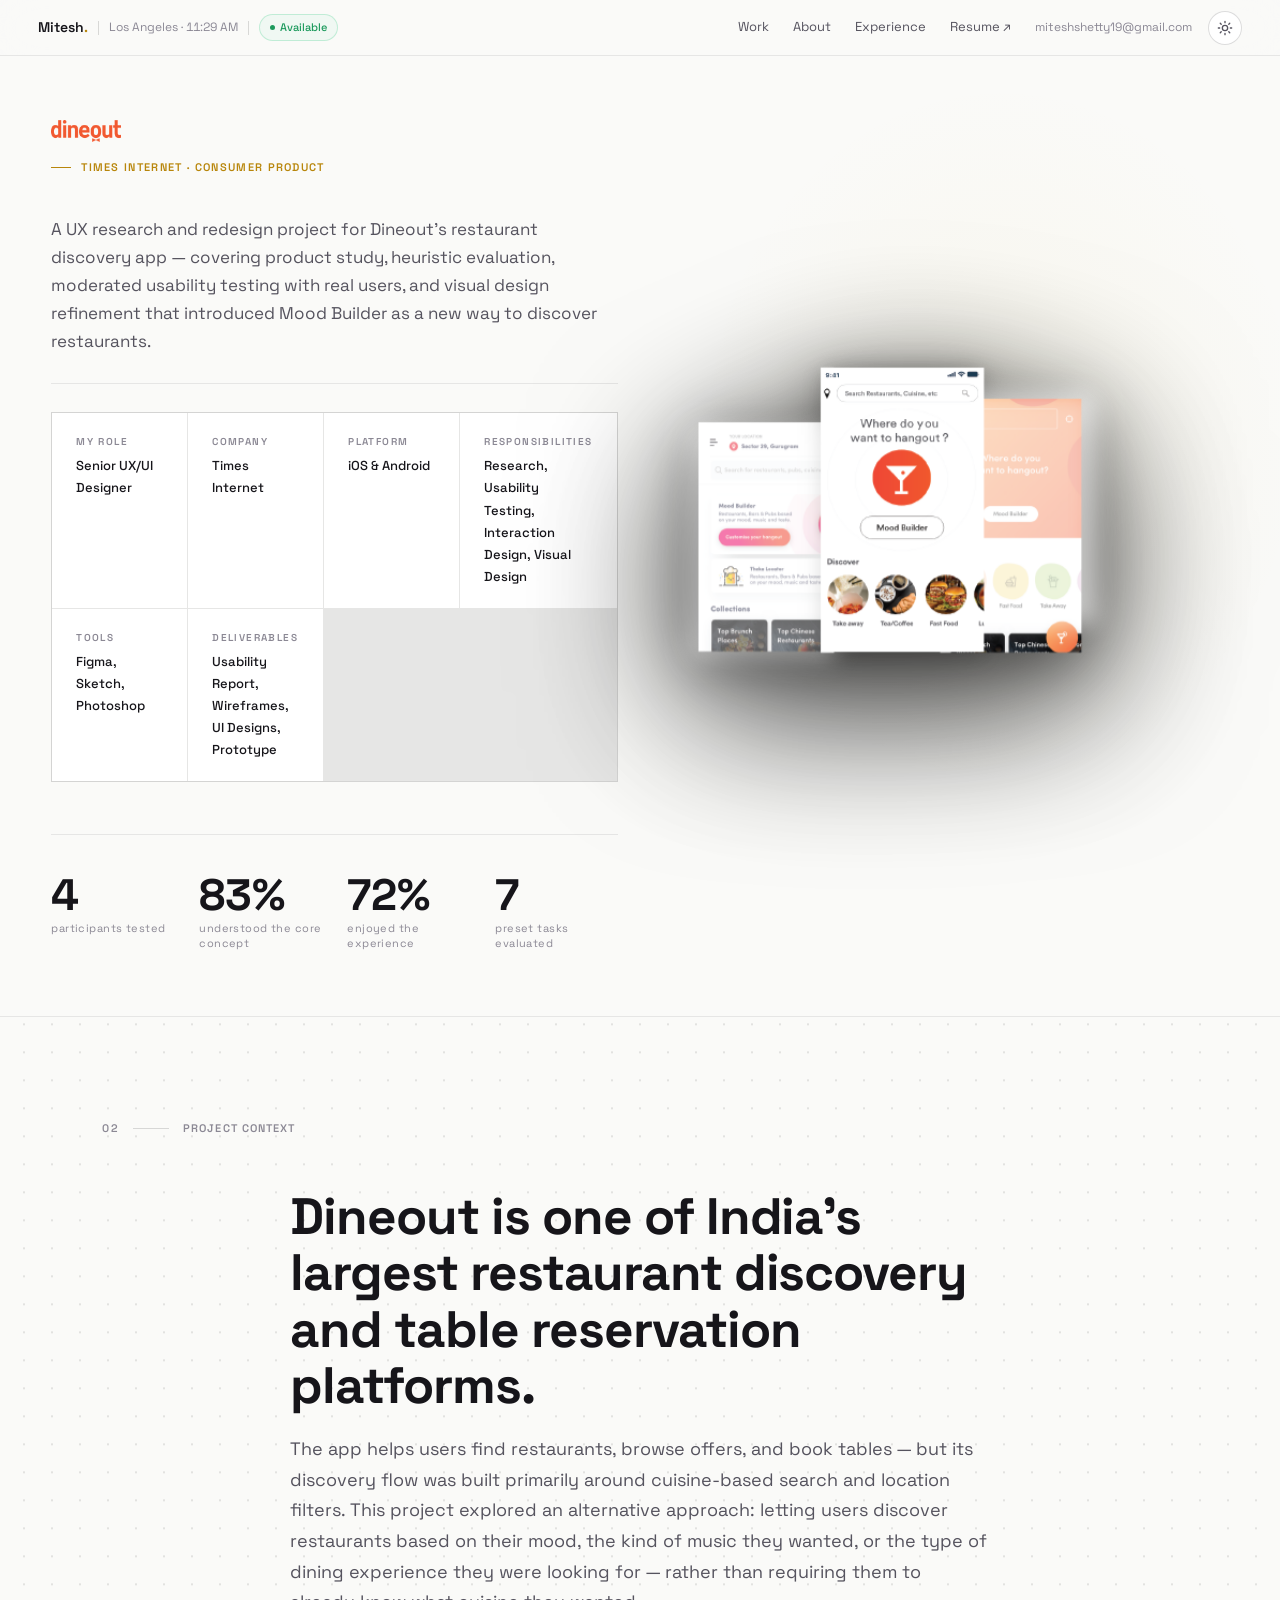
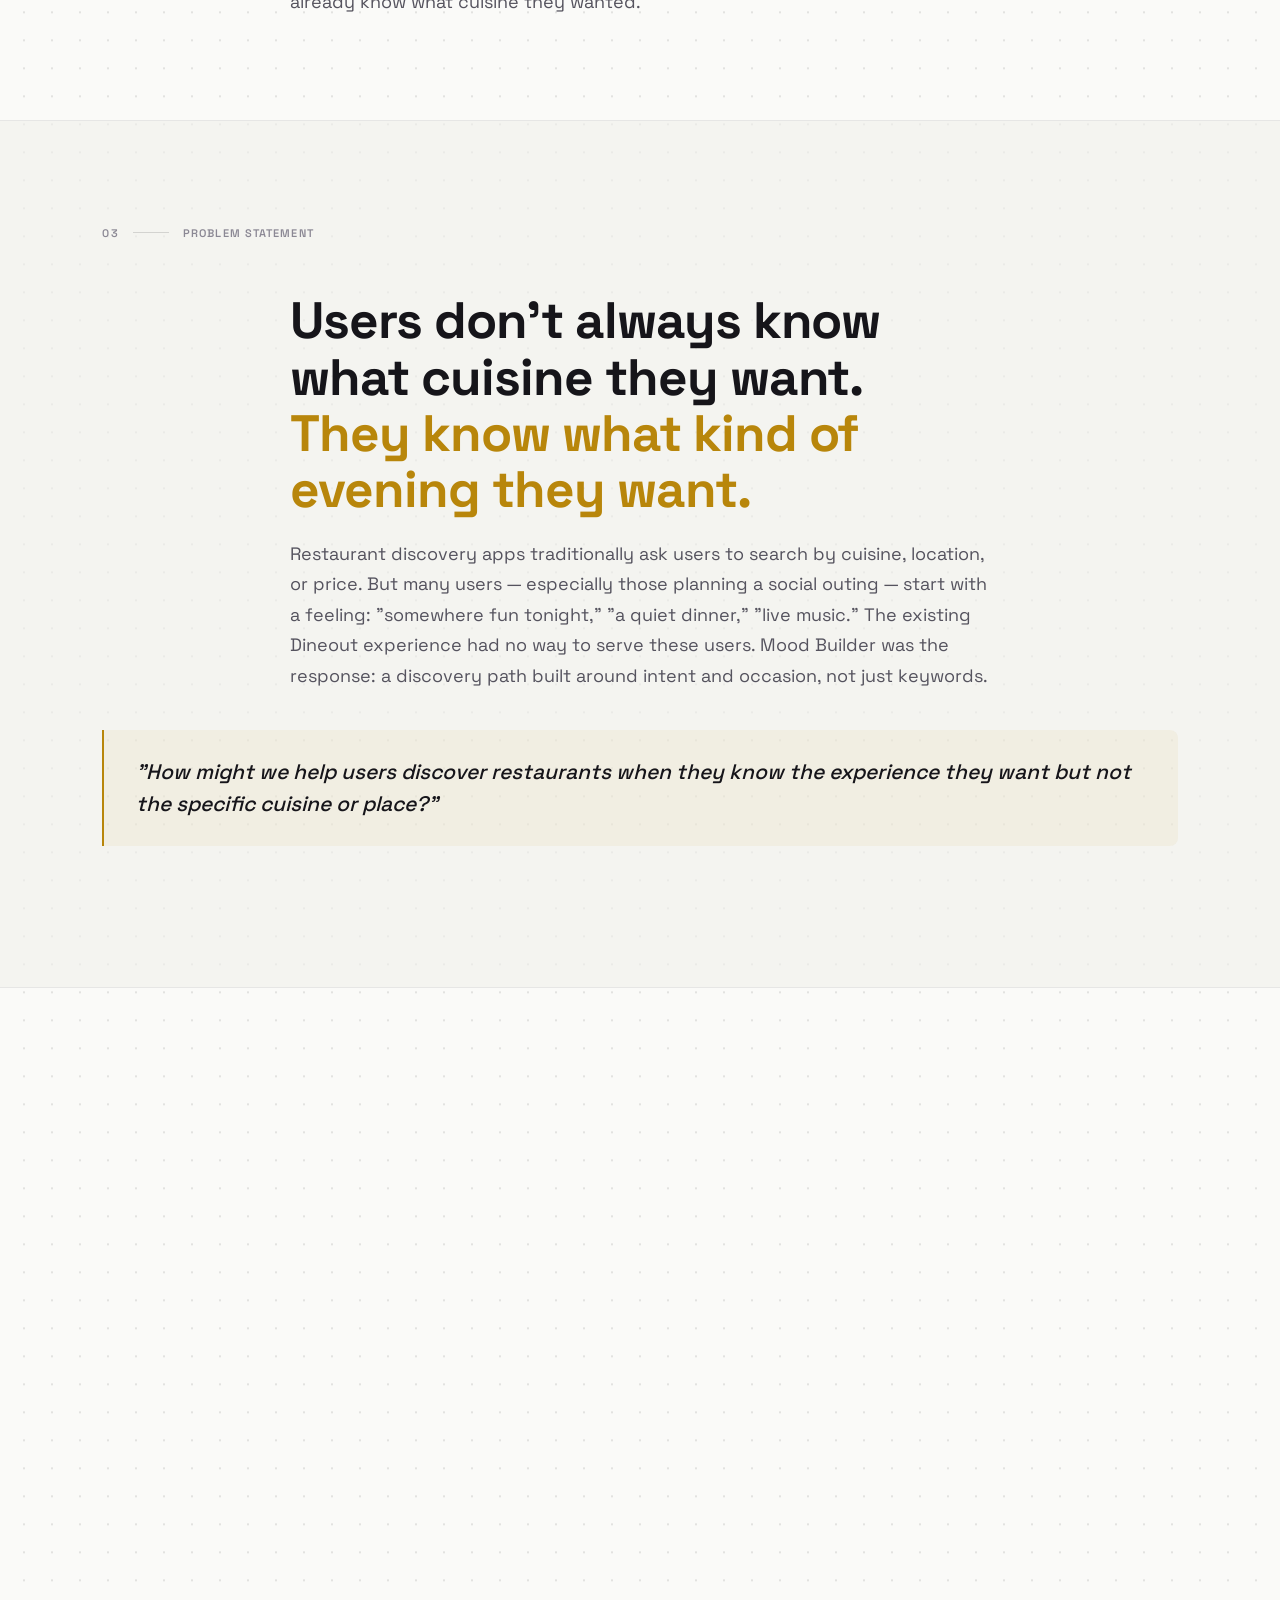
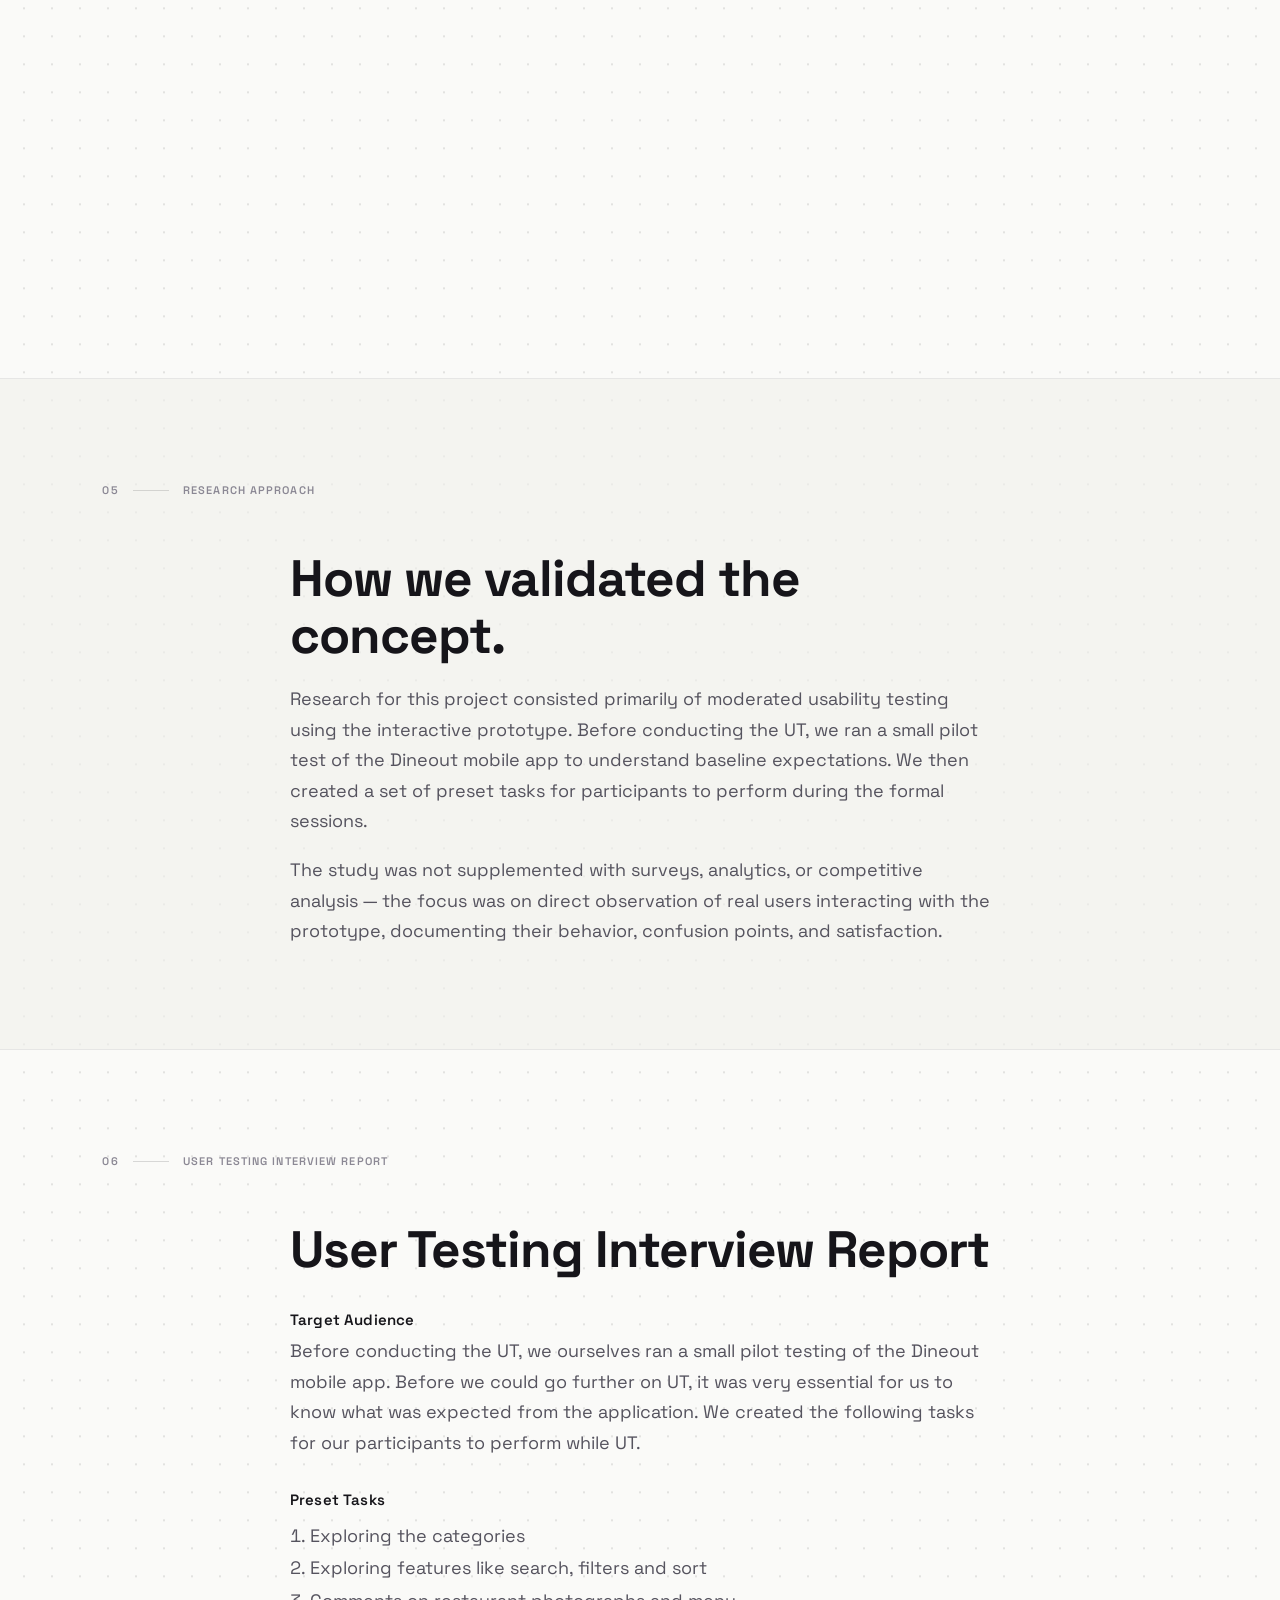
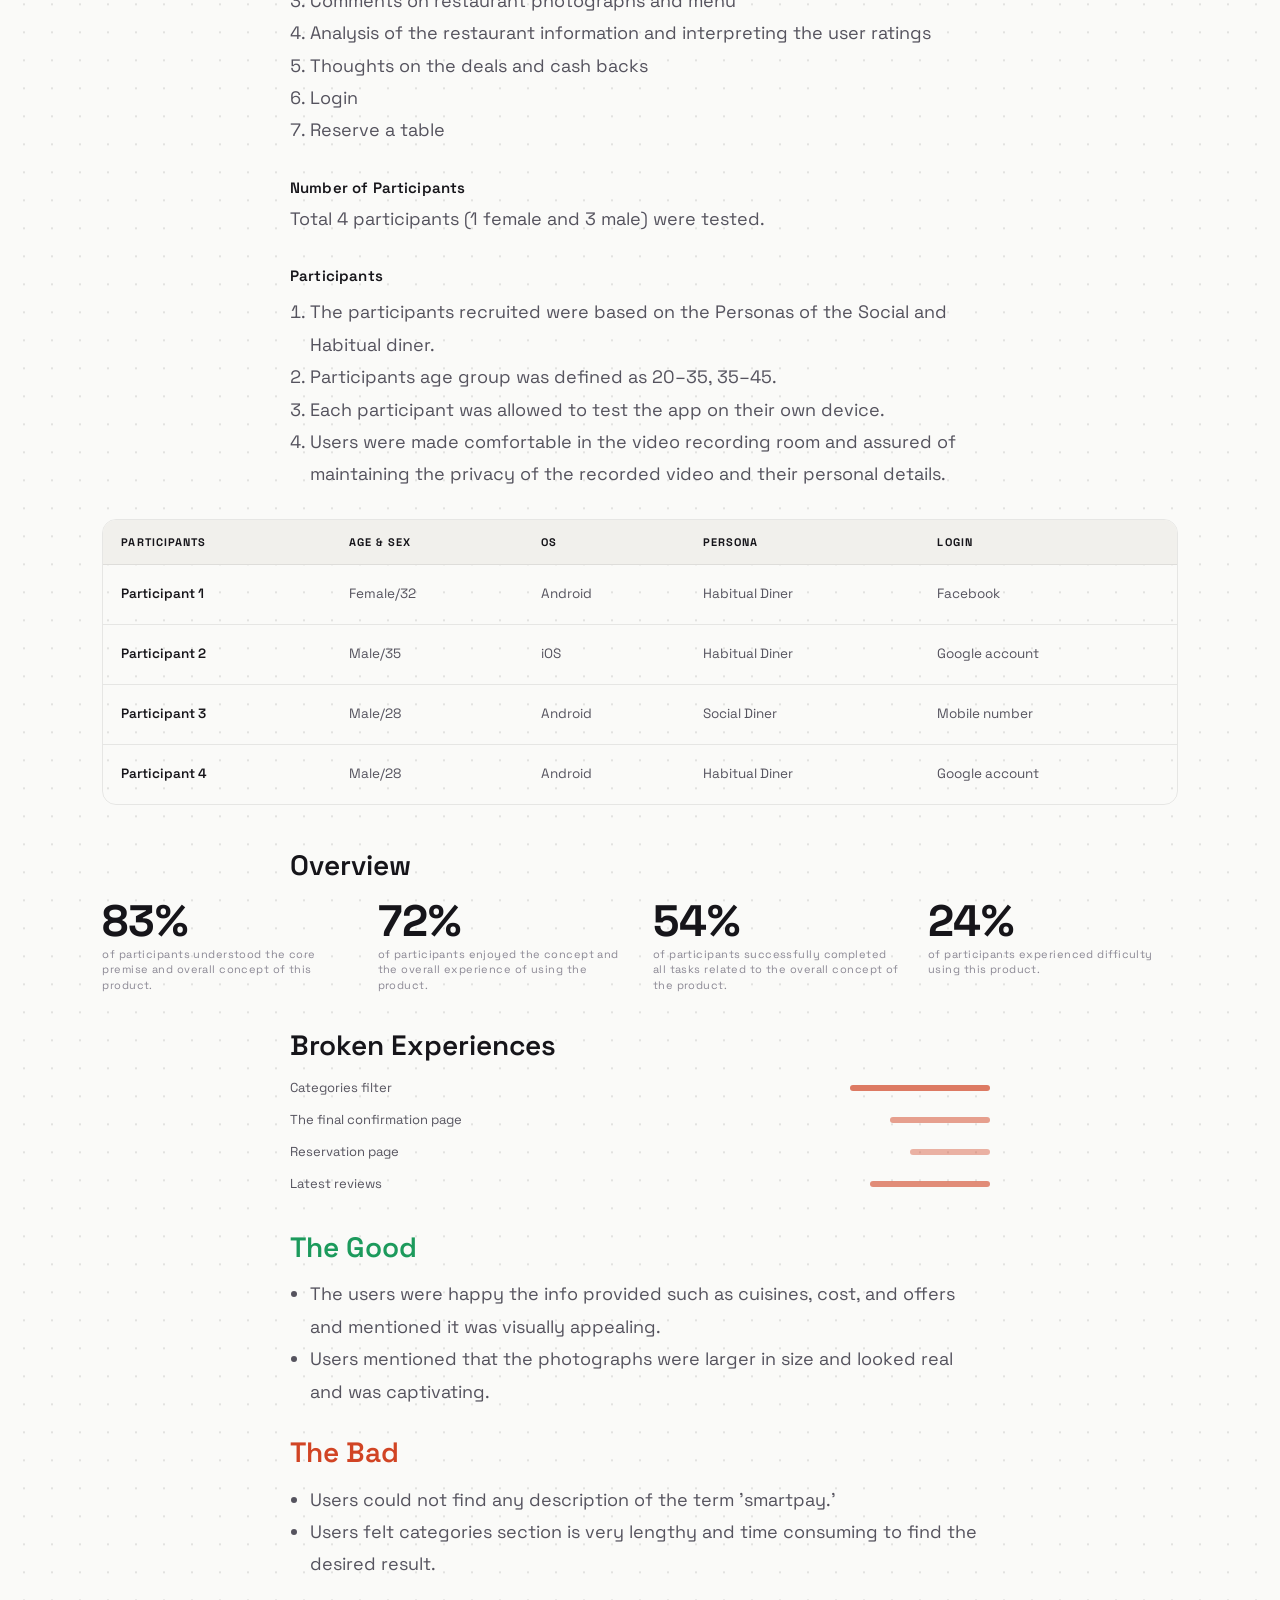
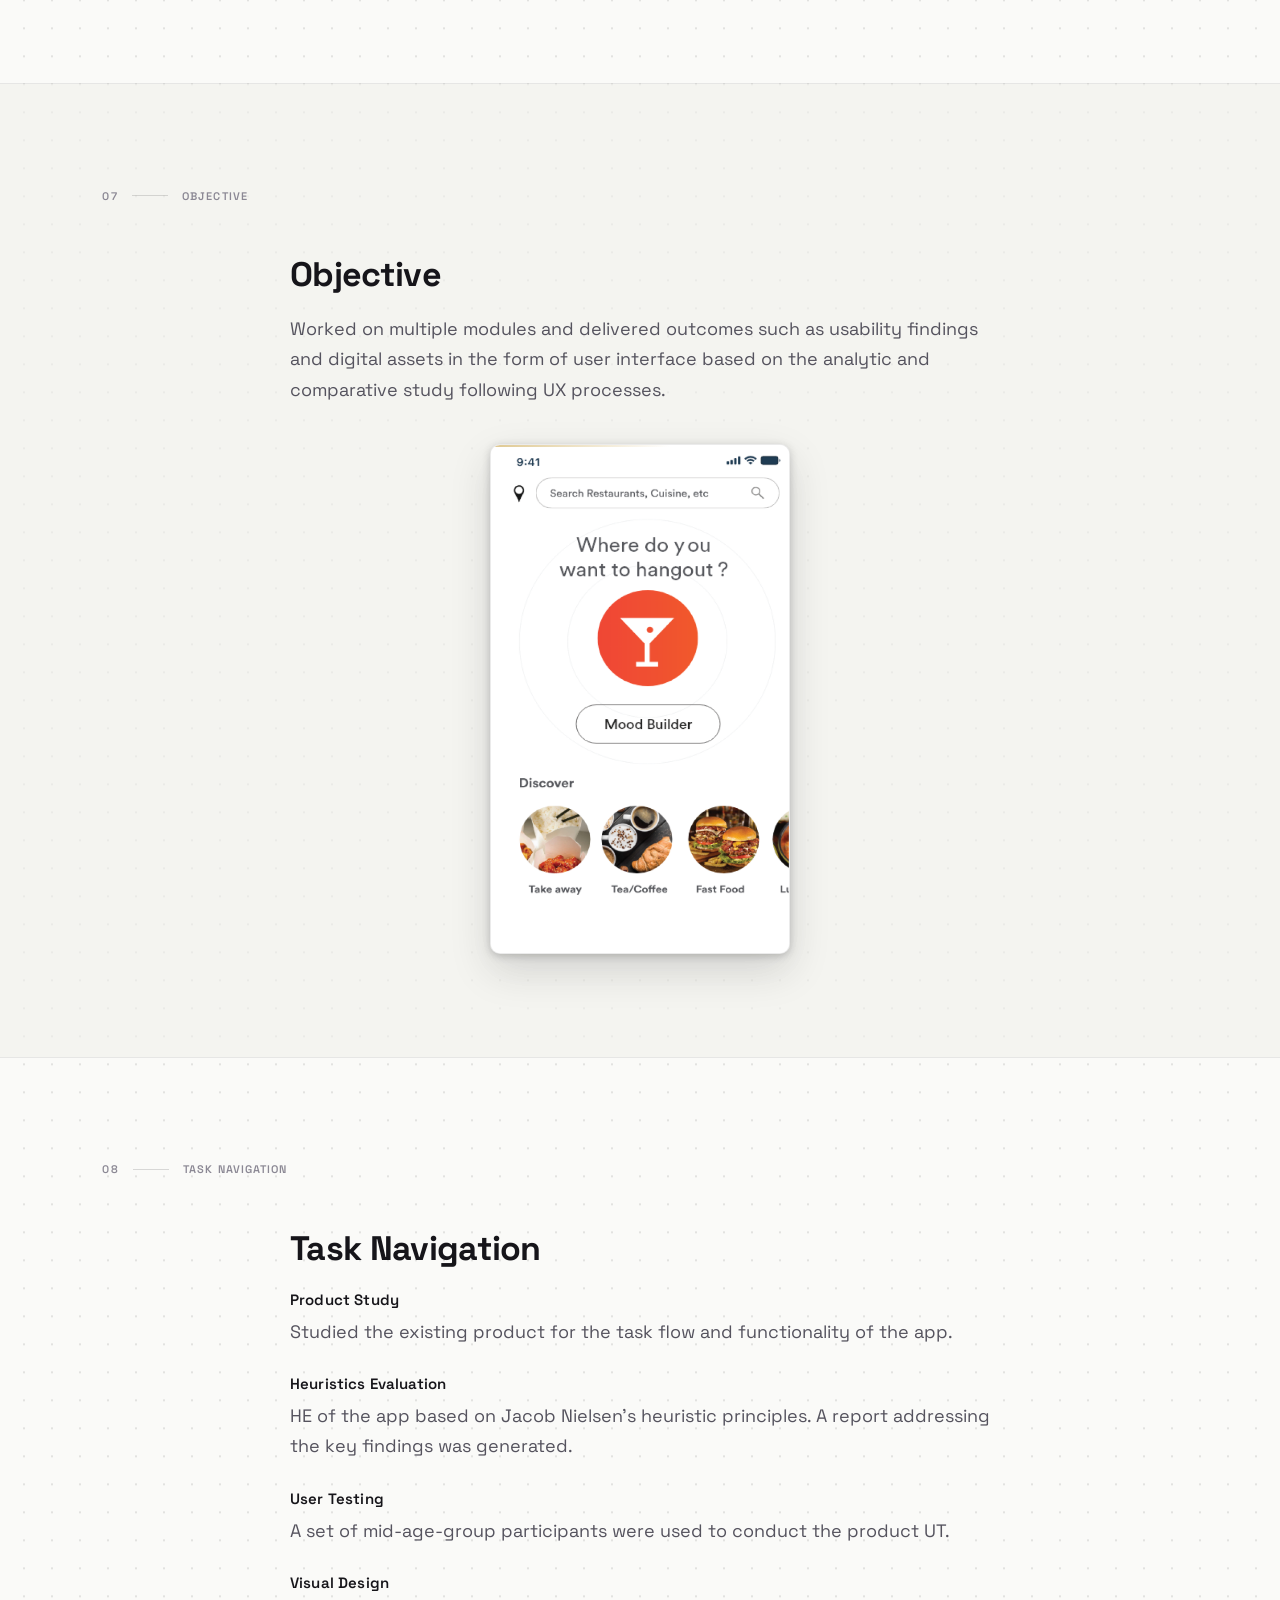
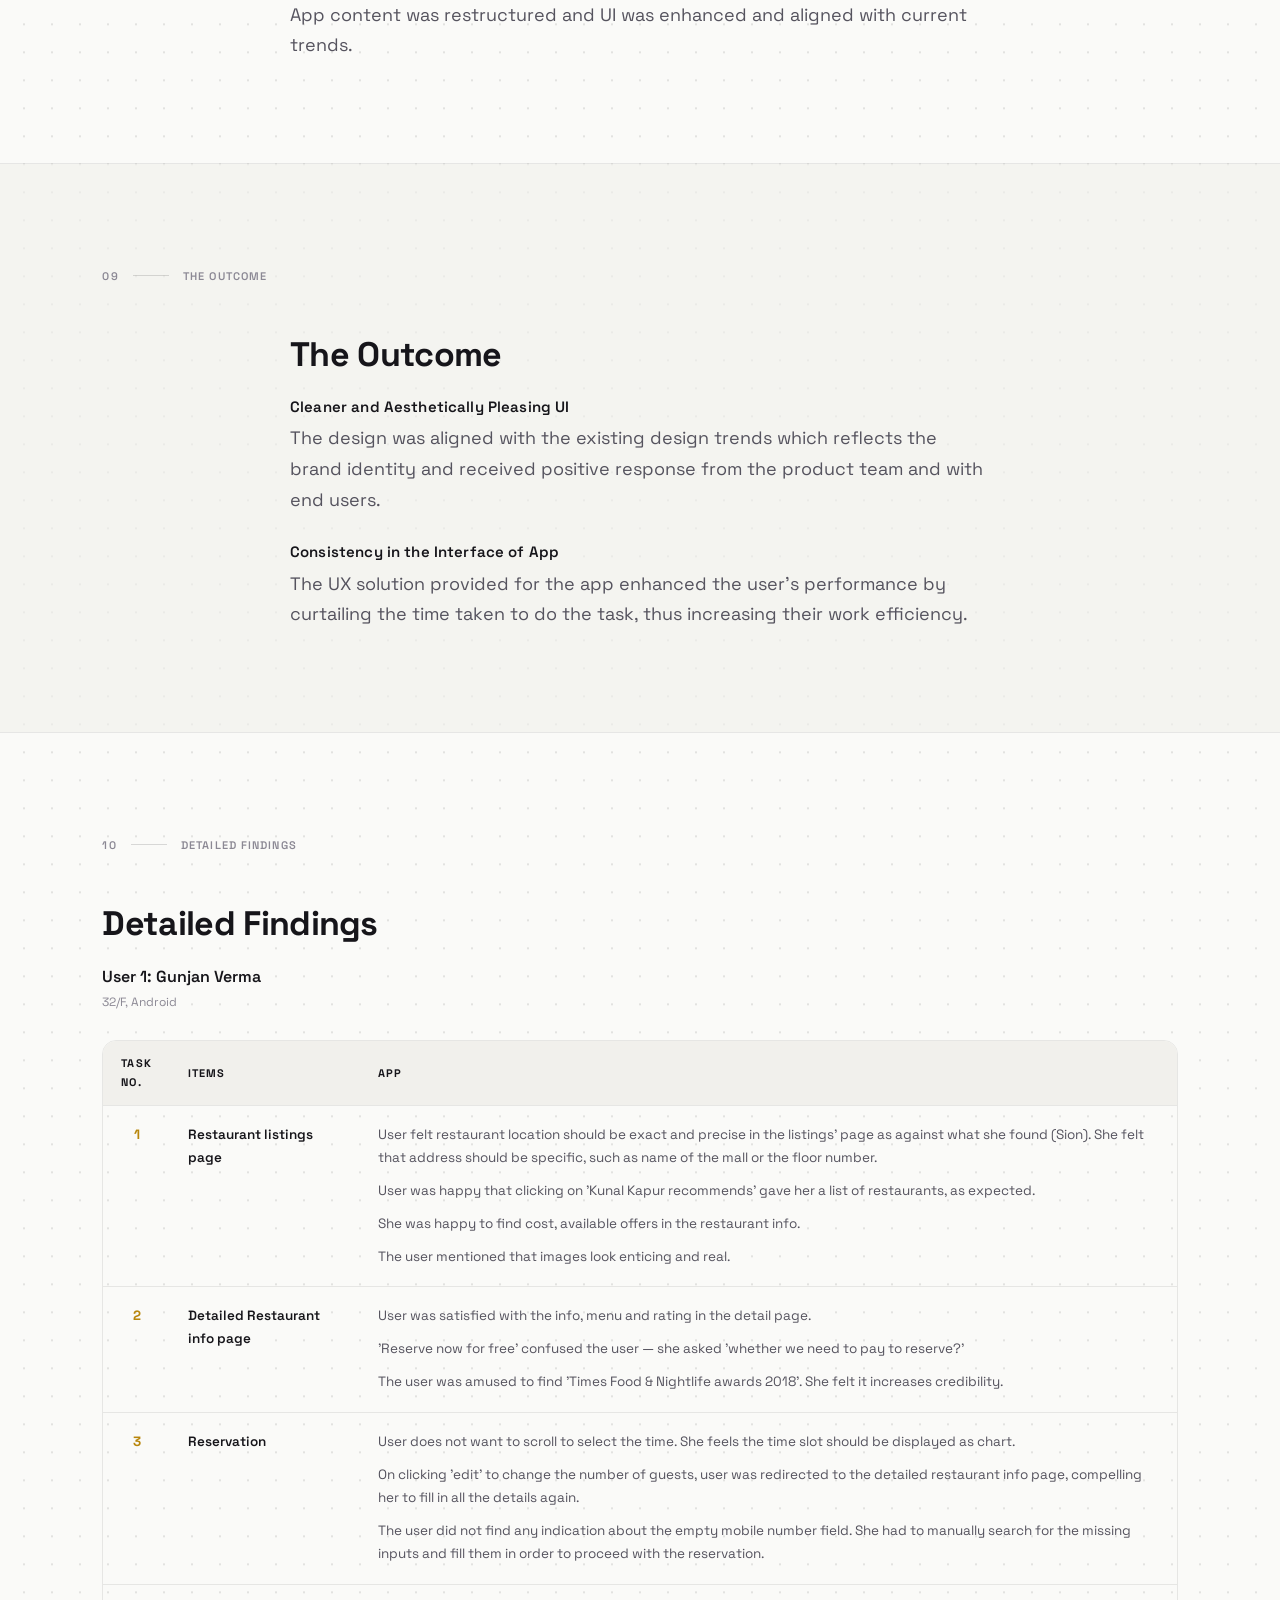
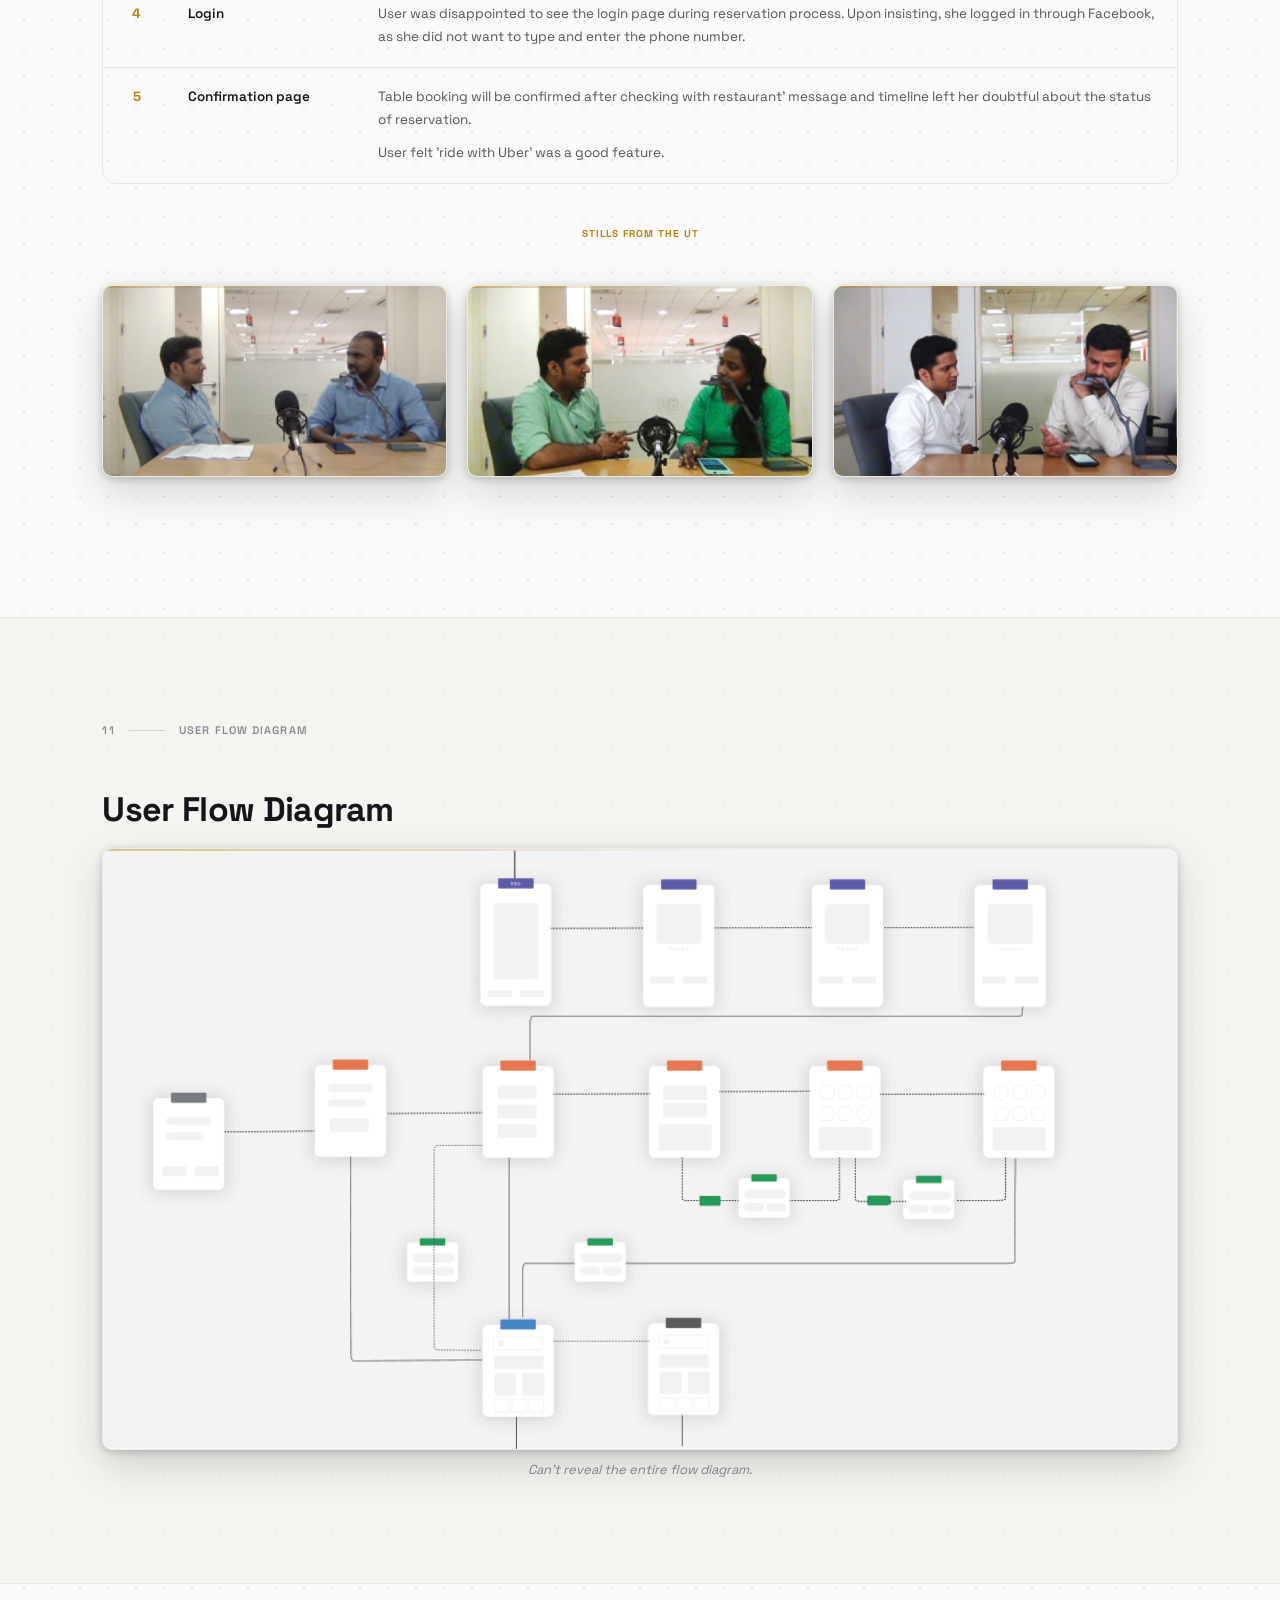
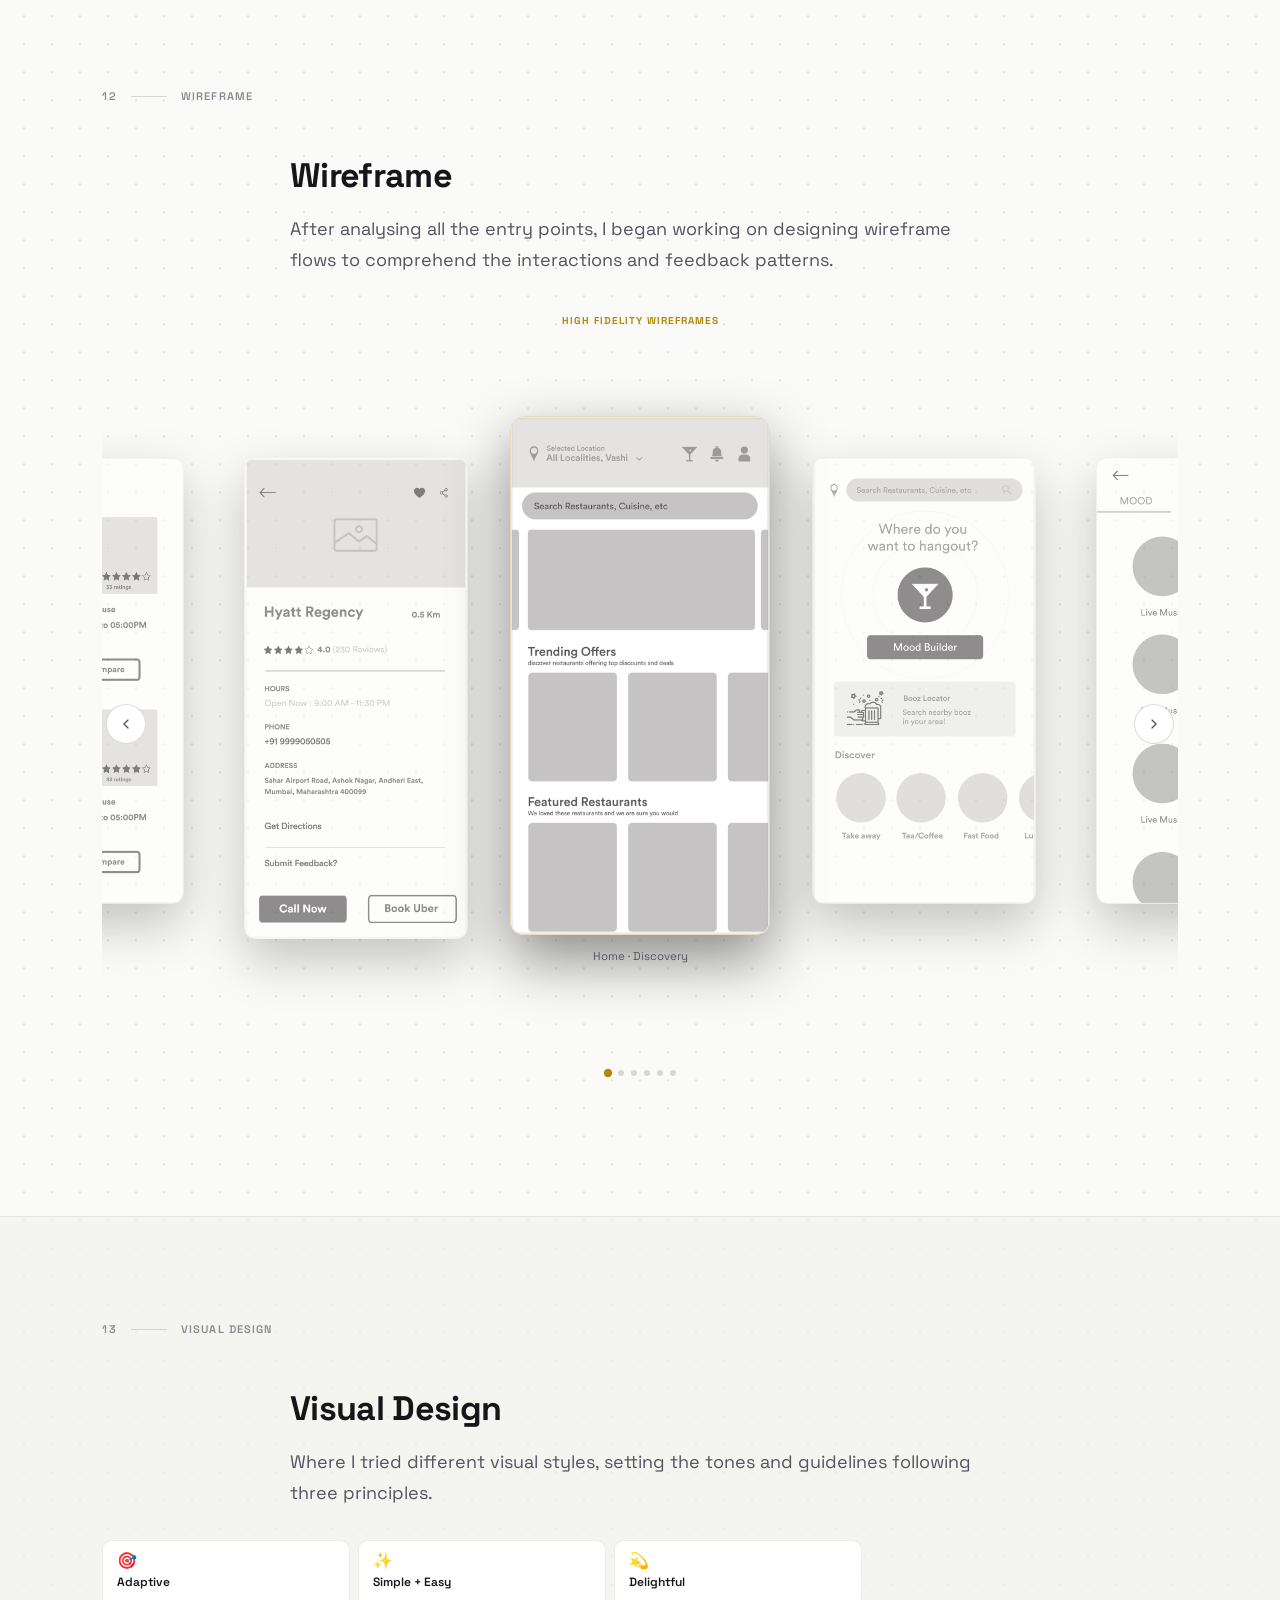
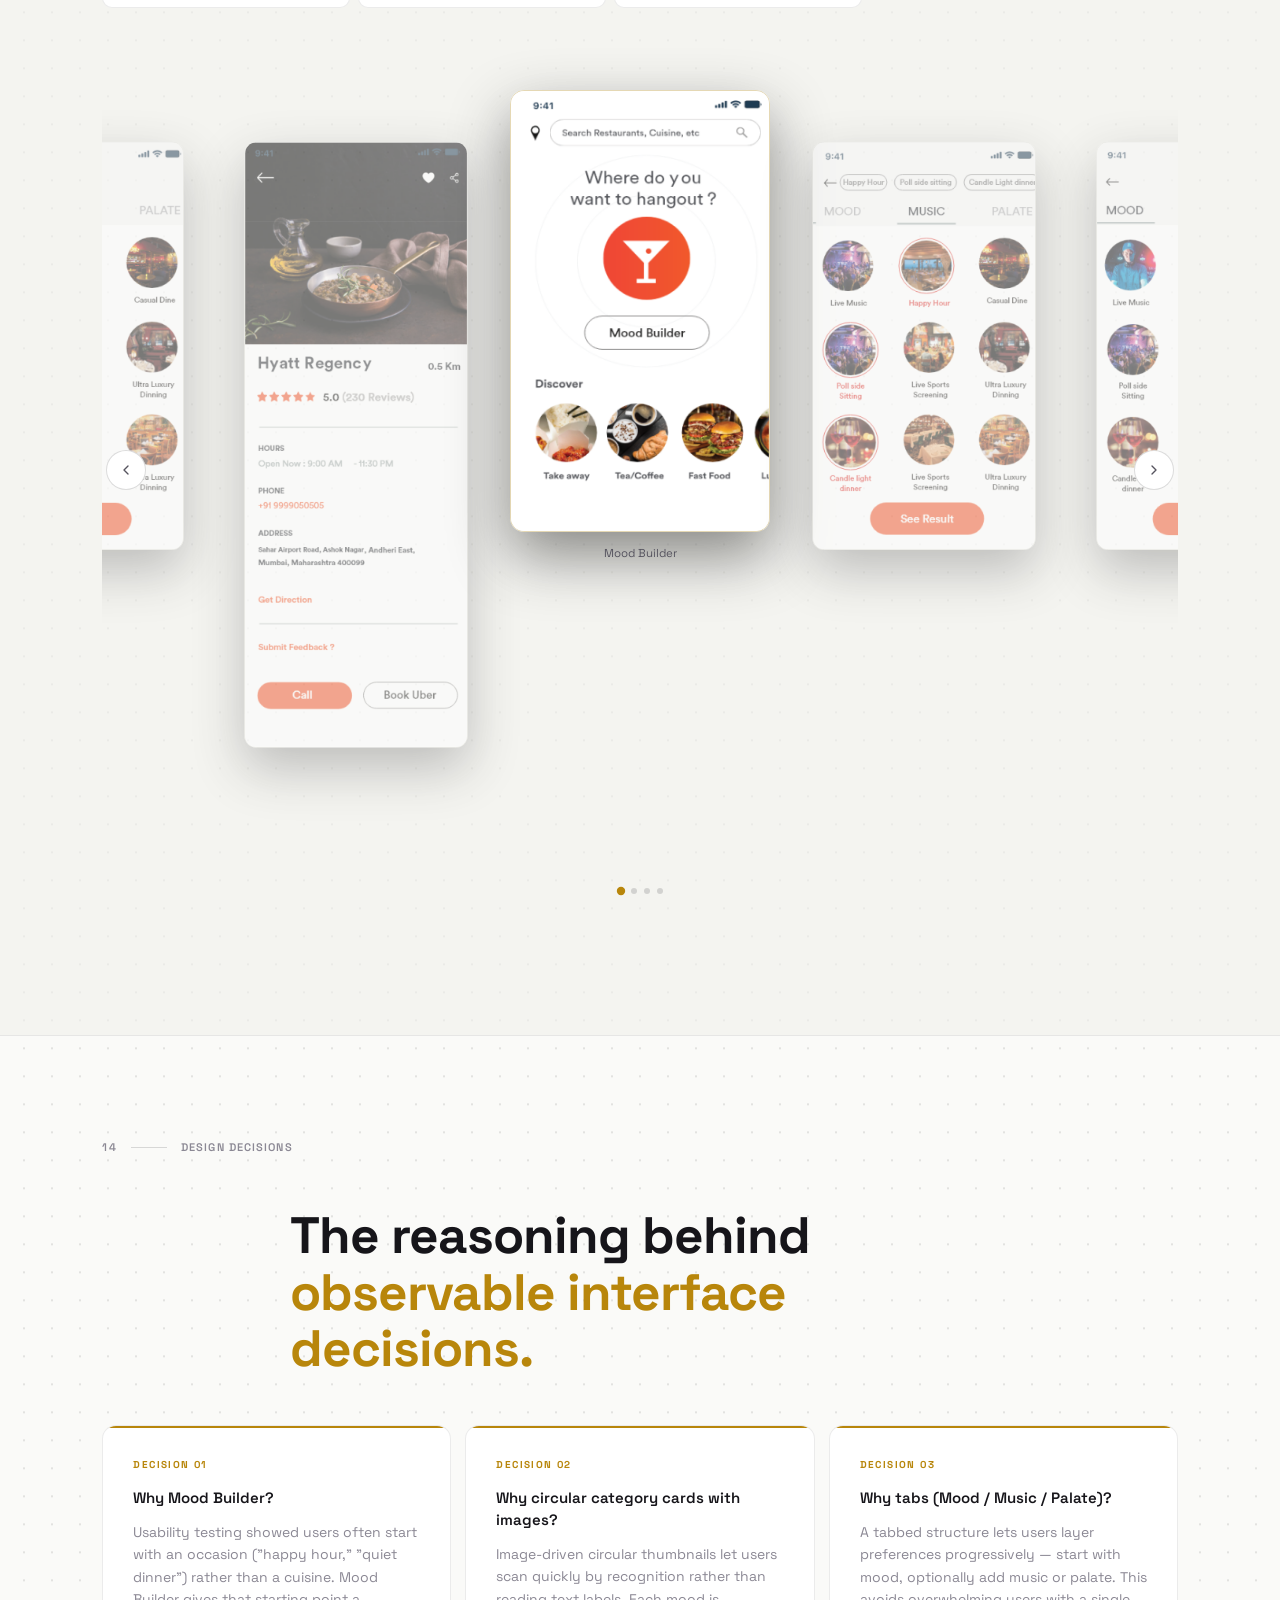
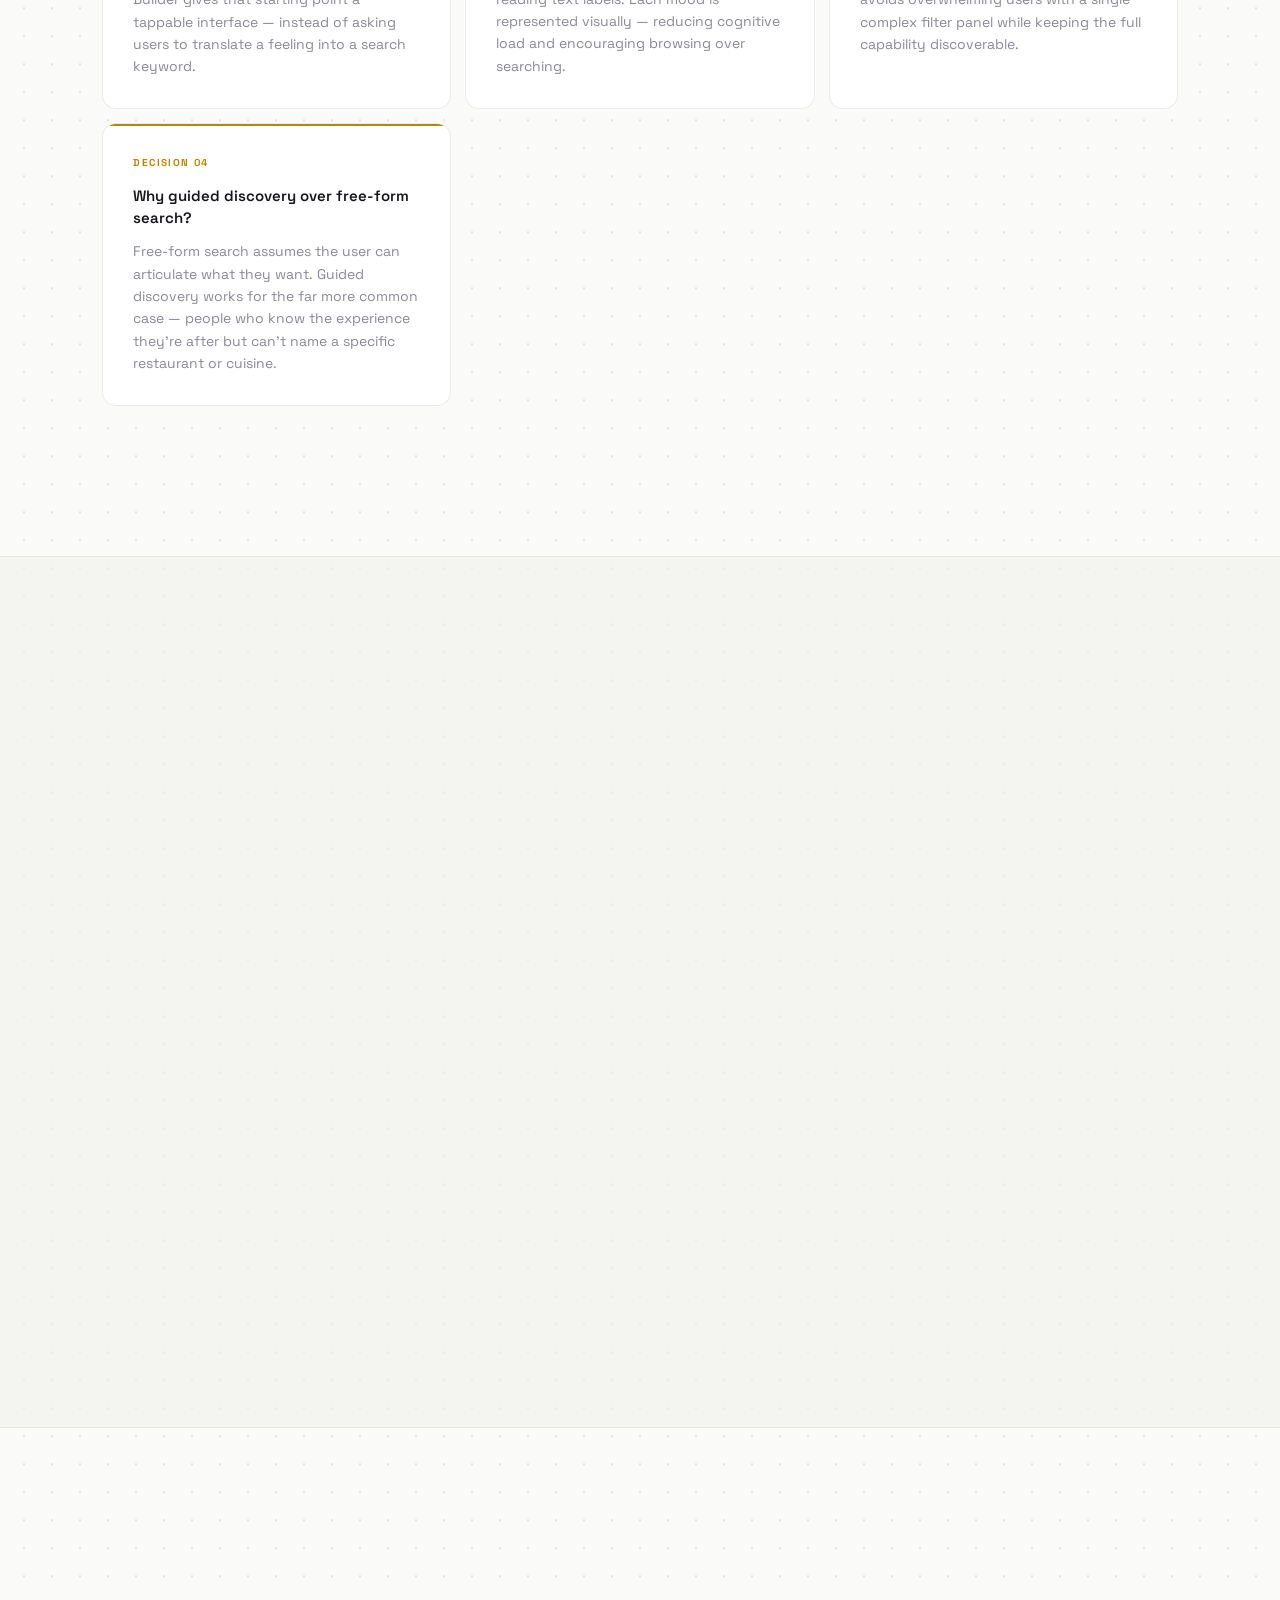
<file: dineout/index.html>
<!DOCTYPE html>
<html lang="en">
<head>
<script>
(function(){
  try {
    var saved = localStorage.getItem('theme');
    var theme = saved || (window.matchMedia('(prefers-color-scheme: light)').matches ? 'light' : 'dark');
    document.documentElement.setAttribute('data-theme', theme);
  } catch(e) { document.documentElement.setAttribute('data-theme','dark'); }
})();
</script>
<meta charset="UTF-8">
<meta name="viewport" content="width=device-width, initial-scale=1.0">
<title>Dineout App — UX Research &amp; Visual Design | Mitesh Shetty</title>
<meta name="description" content="Dineout App case study — heuristic evaluation, moderated usability testing, Mood Builder discovery concept, wireframes, and visual design.">
<meta name="author" content="Mitesh Shetty">
<meta name="robots" content="index, follow">
<meta property="og:type" content="website">
<meta property="og:title" content="Dineout App — UX Research &amp; Visual Design | Mitesh Shetty">
<meta property="og:description" content="Heuristic evaluation, moderated usability testing, and visual design for Dineout's restaurant discovery app.">
<meta property="og:image" content="images/moodbuilder-hifi.png">
<meta name="twitter:card" content="summary_large_image">
<link rel="preconnect" href="https://fonts.googleapis.com">
<link rel="preconnect" href="https://fonts.gstatic.com" crossorigin>
<link href="https://fonts.googleapis.com/css2?family=Space+Grotesk:wght@300;400;500;600;700&display=swap" rel="stylesheet">
<link rel="stylesheet" href="css/style.css">
<link rel="stylesheet" href="css/nav.css">
<link rel="stylesheet" href="css/theme.css">
<link rel="stylesheet" href="css/case-study.css">
<link rel="stylesheet" href="css/carousel.css">
</head>
<body>

<div id="spotlight" aria-hidden="true"></div>
<div id="code-layer" aria-hidden="true"></div>
<div id="progress-bar" role="progressbar" aria-label="Reading progress"></div>

<nav id="nav">
  <div class="nav-left">
    <a href="../index.html" class="nav-logo-link" aria-label="Back to portfolio"><span class="nav-name">Mitesh<span>.</span></span></a>
    <span class="nav-sep" aria-hidden="true"></span>
    <span class="nav-clock" id="nav-time">Los Angeles · –:–</span>
    <span class="nav-sep" aria-hidden="true"></span>
    <div class="nav-avail"><span class="avail-dot" aria-hidden="true"></span>Available</div>
  </div>
  <div class="nav-right-group" style="display:flex;align-items:center;gap:16px;">
    <div class="nav-links-desktop nav-right">
      <a href="../index.html#work">Work</a>
      <a href="../index.html#about">About</a>
      <a href="../index.html#experience">Experience</a>
      <a href="../resume.pdf" target="_blank" rel="noopener">Resume ↗</a>
      <a href="mailto:miteshshetty19@gmail.com" class="nav-email">miteshshetty19@gmail.com</a>
    </div>
    <button class="theme-toggle" id="theme-toggle" type="button">
      <svg class="icon-sun" viewBox="0 0 24 24" fill="none" stroke="currentColor" stroke-width="2" stroke-linecap="round"><circle cx="12" cy="12" r="4"/><path d="M12 2v2M12 20v2M4.9 4.9l1.4 1.4M17.7 17.7l1.4 1.4M2 12h2M20 12h2M4.9 19.1l1.4-1.4M17.7 6.3l1.4-1.4"/></svg>
      <svg class="icon-moon" viewBox="0 0 24 24" fill="none" stroke="currentColor" stroke-width="2" stroke-linecap="round" stroke-linejoin="round"><path d="M21 12.79A9 9 0 1111.21 3 7 7 0 0021 12.79z"/></svg>
    </button>
    <button class="nav-ham" aria-label="Open menu" aria-expanded="false" aria-controls="nav-mob-cs"><span></span><span></span><span></span></button>
  </div>
</nav>

<div class="nav-mob-cs" id="nav-mob-cs" role="navigation" aria-label="Mobile navigation">
  <a href="../index.html#work">Work</a><a href="../index.html#about">About</a><a href="../index.html#experience">Experience</a>
  <a href="../resume.pdf" target="_blank" rel="noopener">Resume ↗</a><a href="mailto:miteshshetty19@gmail.com">miteshshetty19@gmail.com</a>
</div>

<nav class="section-nav" id="section-nav" aria-label="Case study sections">
  <div class="section-nav-track" aria-hidden="true"><div class="section-nav-progress" id="section-nav-progress"></div></div>
  <ul class="section-nav-list">
    <li><a href="#top" data-section="top" class="section-nav-link">Overview</a></li>
    <li><a href="#context" data-section="context" class="section-nav-link">Context</a></li>
    <li><a href="#problem" data-section="problem" class="section-nav-link">Problem</a></li>
    <li><a href="#goals" data-section="goals" class="section-nav-link">Goals</a></li>
    <li><a href="#research" data-section="research" class="section-nav-link">Research</a></li>
    <li><a href="#ut-report" data-section="ut-report" class="section-nav-link">UT Report</a></li>
    <li><a href="#objective" data-section="objective" class="section-nav-link">Objective</a></li>
    <li><a href="#task-navigation" data-section="task-navigation" class="section-nav-link">Task Nav</a></li>
    <li><a href="#outcome" data-section="outcome" class="section-nav-link">Outcome</a></li>
    <li><a href="#detailed-findings" data-section="detailed-findings" class="section-nav-link">Findings</a></li>
    <li><a href="#user-flow" data-section="user-flow" class="section-nav-link">User Flow</a></li>
    <li><a href="#wireframe" data-section="wireframe" class="section-nav-link">Wireframe</a></li>
    <li><a href="#visual-design" data-section="visual-design" class="section-nav-link">Visual Design</a></li>
    <li><a href="#decisions" data-section="decisions" class="section-nav-link">Decisions</a></li>
    <li><a href="#impact" data-section="impact" class="section-nav-link">Impact</a></li>
    <li><a href="#reflection" data-section="reflection" class="section-nav-link">Reflection</a></li>
  </ul>
</nav>
<button class="section-nav-toggle" id="section-nav-toggle" aria-expanded="false" aria-controls="section-nav" aria-label="Open section navigation">
  <span class="section-nav-toggle-dot" aria-hidden="true"></span>Sections
  <svg class="section-nav-toggle-caret" viewBox="0 0 9 9" fill="none" aria-hidden="true"><path d="M1.5 3L4.5 6L7.5 3" stroke="currentColor" stroke-width="1.4" stroke-linecap="round" stroke-linejoin="round"/></svg>
</button>


<!-- ══════════════════════════ 01 — EXECUTIVE SUMMARY ══════════════════════════ -->
<header class="hero" id="top" tabindex="-1">
  <div class="hero-content-col">
    <img src="images/dineout-logo.png" alt="Dineout" class="fade-up case-hero-logo visible" style="height: 22px;width: 70px;margin-bottom:16px;display:block;" loading="eager">
    <span class="hero-tag fade-up">Times Internet &middot; Consumer Product</span>



    <p class="hero-sub-hook fade-up delay-2">
      A UX research and redesign project for Dineout's restaurant discovery app — covering product study, heuristic evaluation, moderated usability testing with real users, and visual design refinement that introduced Mood Builder as a new way to discover restaurants.
    </p>

    <div class="hero-meta fade-up delay-3" role="list">
      <div class="meta-item" role="listitem"><div class="meta-label">My Role</div><div class="meta-value">Senior UX/UI Designer</div></div>
      <div class="meta-item" role="listitem"><div class="meta-label">Company</div><div class="meta-value">Times Internet</div></div>
      <div class="meta-item" role="listitem"><div class="meta-label">Platform</div><div class="meta-value">iOS &amp; Android</div></div>
      <div class="meta-item" role="listitem"><div class="meta-label">Responsibilities</div><div class="meta-value">Research, Usability Testing, Interaction Design, Visual Design</div></div>
      <div class="meta-item" role="listitem"><div class="meta-label">Tools</div><div class="meta-value">Figma, Sketch, Photoshop</div></div>
      <div class="meta-item" role="listitem"><div class="meta-label">Deliverables</div><div class="meta-value">Usability Report, Wireframes, UI Designs, Prototype</div></div>
    </div>

    <div class="hero-impact fade-up delay-4">
      <div class="impact-stat"><span class="impact-num">4</span><span class="impact-desc">participants tested</span></div>
      <div class="impact-stat"><span class="impact-num">83%</span><span class="impact-desc">understood the core concept</span></div>
      <div class="impact-stat"><span class="impact-num">72%</span><span class="impact-desc">enjoyed the experience</span></div>
      <div class="impact-stat"><span class="impact-num">7</span><span class="impact-desc">preset tasks evaluated</span></div>
    </div>
  </div>

  <div class="hero-visual fade-up delay-2">
    <div class="hero-device-img">
      <img src="images/hero-composite.png" alt="Dineout App — composed view showing the Mood Builder discovery flow and restaurant browsing experience" loading="eager" id="cs-hero-device">
    </div>
  </div>
</header>


<!-- ══════════════════════════ 02 — PROJECT CONTEXT ══════════════════════════ -->
<section class="section" id="context" tabindex="-1" aria-labelledby="h-context">
  <div class="container">
    <div class="sm fade-up"><span class="sm-num">02</span><div class="sm-line"></div><span class="sm-label">Project Context</span></div>
    <div class="narrow fade-up">
      <h2 id="h-context">Dineout is one of India's largest restaurant discovery and table reservation platforms.</h2>
      <p>The app helps users find restaurants, browse offers, and book tables — but its discovery flow was built primarily around cuisine-based search and location filters. This project explored an alternative approach: letting users discover restaurants based on their mood, the kind of music they wanted, or the type of dining experience they were looking for — rather than requiring them to already know what cuisine they wanted.</p>
    </div>
  </div>
</section>

<hr class="divider">


<!-- ══════════════════════════ 03 — PROBLEM STATEMENT ══════════════════════════ -->
<section class="section section-alt" id="problem" tabindex="-1" aria-labelledby="h-problem">
  <div class="container">
    <div class="sm fade-up"><span class="sm-num">03</span><div class="sm-line"></div><span class="sm-label">Problem Statement</span></div>
    <div class="narrow fade-up">
      <h2 id="h-problem">Users don't always know what cuisine they want. <span class="text-gold">They know what kind of evening they want.</span></h2>
      <p>Restaurant discovery apps traditionally ask users to search by cuisine, location, or price. But many users — especially those planning a social outing — start with a feeling: "somewhere fun tonight," "a quiet dinner," "live music." The existing Dineout experience had no way to serve these users. Mood Builder was the response: a discovery path built around intent and occasion, not just keywords.</p>
    </div>
    <div class="callout fade-up">
      <p>"How might we help users discover restaurants when they know the experience they want but not the specific cuisine or place?"</p>
    </div>
  </div>
</section>

<hr class="divider">


<!-- ══════════════════════════ 04 — DESIGN GOALS ══════════════════════════ -->
<section class="section" id="goals" tabindex="-1" aria-labelledby="h-goals">
  <div class="container">
    <div class="sm fade-up"><span class="sm-num">04</span><div class="sm-line"></div><span class="sm-label">Design Goals</span></div>
    <div class="narrow fade-up">
      <h2 id="h-goals">What we set out to achieve.</h2>
    </div>
    <div class="insights-grid fade-up">
      <div class="insight-card">
        <div class="insight-num">Goal 01</div>
        <p class="insight-q">Reduce decision fatigue</p>
        <p class="insight-a">Help users narrow down options without requiring them to already know what they want.</p>
      </div>
      <div class="insight-card">
        <div class="insight-num">Goal 02</div>
        <p class="insight-q">Improve restaurant discovery</p>
        <p class="insight-a">Introduce browsing paths beyond cuisine and location — mood, music, and dining occasion.</p>
      </div>
      <div class="insight-card">
        <div class="insight-num">Goal 03</div>
        <p class="insight-q">Encourage exploration</p>
        <p class="insight-a">Make discovery feel like inspiration rather than a database query.</p>
      </div>
      <div class="insight-card">
        <div class="insight-num">Goal 04</div>
        <p class="insight-q">Create a more enjoyable browsing experience</p>
        <p class="insight-a">Align the interface with how people actually think about going out — occasion-first, not cuisine-first.</p>
      </div>
    </div>

    <div class="narrow fade-up" style="margin-top:clamp(28px,3vw,40px);">
      <h3>Project Constraints</h3>
      <p>The redesign had to work within the existing Dineout platform and navigation structure, maintain brand consistency, and remain feasible for the engineering team to implement without a ground-up rebuild.</p>
    </div>
  </div>
</section>

<hr class="divider">


<!-- ══════════════════════════ 05 — RESEARCH APPROACH ══════════════════════════ -->
<section class="section section-alt" id="research" tabindex="-1" aria-labelledby="h-research">
  <div class="container">
    <div class="sm fade-up"><span class="sm-num">05</span><div class="sm-line"></div><span class="sm-label">Research Approach</span></div>
    <div class="narrow fade-up">
      <h2 id="h-research">How we validated the concept.</h2>
      <p>Research for this project consisted primarily of moderated usability testing using the interactive prototype. Before conducting the UT, we ran a small pilot test of the Dineout mobile app to understand baseline expectations. We then created a set of preset tasks for participants to perform during the formal sessions.</p>
      <p>The study was not supplemented with surveys, analytics, or competitive analysis — the focus was on direct observation of real users interacting with the prototype, documenting their behavior, confusion points, and satisfaction.</p>
    </div>
  </div>
</section>

<hr class="divider">


<!-- ══════════════════════════ 06 — USER TESTING INTERVIEW REPORT ══════════════════════════ -->
<section class="section" id="ut-report" tabindex="-1" aria-labelledby="h-utreport">
  <div class="container">
    <div class="sm fade-up"><span class="sm-num">06</span><div class="sm-line"></div><span class="sm-label">User Testing Interview Report</span></div>

    <div class="narrow fade-up">
      <h2 id="h-utreport">User Testing Interview Report</h2>
    </div>

    <!-- Target Audience -->
    <div class="narrow fade-up" style="margin-top:clamp(20px,2.5vw,28px);">
      <h4 style="color:var(--t1);margin-bottom:4px;">Target Audience</h4>
      <p>Before conducting the UT, we ourselves ran a small pilot testing of the Dineout mobile app. Before we could go further on UT, it was very essential for us to know what was expected from the application. We created the following tasks for our participants to perform while UT.</p>
    </div>

    <!-- Preset Tasks -->
    <div class="narrow fade-up" style="margin-top:clamp(20px,2.5vw,28px);">
      <h4 style="color:var(--t1);margin-bottom:8px;">Preset Tasks</h4>
      <ol style="padding-left:20px;color:var(--t2);line-height:1.8;">
        <li>Exploring the categories</li>
        <li>Exploring features like search, filters and sort</li>
        <li>Comments on restaurant photographs and menu</li>
        <li>Analysis of the restaurant information and interpreting the user ratings</li>
        <li>Thoughts on the deals and cash backs</li>
        <li>Login</li>
        <li>Reserve a table</li>
      </ol>
    </div>

    <!-- Participants -->
    <div class="narrow fade-up" style="margin-top:clamp(20px,2.5vw,28px);">
      <h4 style="color:var(--t1);margin-bottom:4px;">Number of Participants</h4>
      <p>Total 4 participants (1 female and 3 male) were tested.</p>
    </div>

    <div class="narrow fade-up" style="margin-top:clamp(20px,2.5vw,28px);">
      <h4 style="color:var(--t1);margin-bottom:8px;">Participants</h4>
      <ol style="padding-left:20px;color:var(--t2);line-height:1.8;">
        <li>The participants recruited were based on the Personas of the Social and Habitual diner.</li>
        <li>Participants age group was defined as 20–35, 35–45.</li>
        <li>Each participant was allowed to test the app on their own device.</li>
        <li>Users were made comfortable in the video recording room and assured of maintaining the privacy of the recorded video and their personal details.</li>
      </ol>
    </div>

    <!-- Participant Table -->
    <div class="findings-table-wrap fade-up" style="margin-top:clamp(20px,2.5vw,28px);">
      <table class="findings-table">
        <thead>
          <tr><th>Participants</th><th>Age &amp; Sex</th><th>OS</th><th>Persona</th><th>Login</th></tr>
        </thead>
        <tbody>
          <tr><td style="font-weight:600;color:var(--t1);">Participant 1</td><td>Female/32</td><td>Android</td><td>Habitual Diner</td><td>Facebook</td></tr>
          <tr><td style="font-weight:600;color:var(--t1);">Participant 2</td><td>Male/35</td><td>iOS</td><td>Habitual Diner</td><td>Google account</td></tr>
          <tr><td style="font-weight:600;color:var(--t1);">Participant 3</td><td>Male/28</td><td>Android</td><td>Social Diner</td><td>Mobile number</td></tr>
          <tr><td style="font-weight:600;color:var(--t1);">Participant 4</td><td>Male/28</td><td>Android</td><td>Habitual Diner</td><td>Google account</td></tr>
        </tbody>
      </table>
    </div>

    <!-- Overview Statistics -->
    <div class="narrow fade-up" style="margin-top:clamp(32px,4vw,44px);">
      <h3>Overview</h3>
    </div>
    <div class="hero-impact fade-up" style="border-top:none;margin-top:clamp(12px,1.5vw,16px);padding-top:0;">
      <div class="impact-stat"><span class="impact-num">83%</span><span class="impact-desc">of participants understood the core premise and overall concept of this product.</span></div>
      <div class="impact-stat"><span class="impact-num">72%</span><span class="impact-desc">of participants enjoyed the concept and the overall experience of using the product.</span></div>
      <div class="impact-stat"><span class="impact-num">54%</span><span class="impact-desc">of participants successfully completed all tasks related to the overall concept of the product.</span></div>
      <div class="impact-stat"><span class="impact-num">24%</span><span class="impact-desc">of participants experienced difficulty using this product.</span></div>
    </div>

    <!-- Broken Experiences -->
    <div class="narrow fade-up" style="margin-top:clamp(28px,3vw,36px);">
      <h3>Broken Experiences</h3>
      <div style="margin-top:12px;display:flex;flex-direction:column;gap:10px;">
        <div style="display:flex;align-items:center;gap:10px;">
          <span style="font-size:13px;color:var(--t2);flex:1;">Categories filter</span>
          <div style="width:clamp(80px,12vw,140px);height:6px;background:var(--red);border-radius:3px;opacity:0.7;"></div>
        </div>
        <div style="display:flex;align-items:center;gap:10px;">
          <span style="font-size:13px;color:var(--t2);flex:1;">The final confirmation page</span>
          <div style="width:clamp(60px,8vw,100px);height:6px;background:var(--red);border-radius:3px;opacity:0.5;"></div>
        </div>
        <div style="display:flex;align-items:center;gap:10px;">
          <span style="font-size:13px;color:var(--t2);flex:1;">Reservation page</span>
          <div style="width:clamp(50px,7vw,80px);height:6px;background:var(--red);border-radius:3px;opacity:0.4;"></div>
        </div>
        <div style="display:flex;align-items:center;gap:10px;">
          <span style="font-size:13px;color:var(--t2);flex:1;">Latest reviews</span>
          <div style="width:clamp(70px,10vw,120px);height:6px;background:var(--red);border-radius:3px;opacity:0.6;"></div>
        </div>
      </div>
    </div>

    <!-- The Good -->
    <div class="narrow fade-up" style="margin-top:clamp(28px,3vw,36px);">
      <h3 style="color:var(--green);">The Good</h3>
      <ul style="padding-left:20px;color:var(--t2);line-height:1.8;margin-top:8px;">
        <li>The users were happy the info provided such as cuisines, cost, and offers and mentioned it was visually appealing.</li>
        <li>Users mentioned that the photographs were larger in size and looked real and was captivating.</li>
      </ul>
    </div>

    <!-- The Bad -->
    <div class="narrow fade-up" style="margin-top:clamp(20px,2.5vw,28px);">
      <h3 style="color:var(--red);">The Bad</h3>
      <ul style="padding-left:20px;color:var(--t2);line-height:1.8;margin-top:8px;">
        <li>Users could not find any description of the term 'smartpay.'</li>
        <li>Users felt categories section is very lengthy and time consuming to find the desired result.</li>
      </ul>
    </div>
  </div>
</section>

<hr class="divider">


<!-- ══════════════════════════ 07 — OBJECTIVE (original) ══════════════════════════ -->
<section class="section section-alt" id="objective" tabindex="-1" aria-labelledby="h-objective">
  <div class="container">
    <div class="sm fade-up"><span class="sm-num">07</span><div class="sm-line"></div><span class="sm-label">Objective</span></div>
    <div class="narrow fade-up">
      <h2 id="h-objective" style="font-size:clamp(22px,3vw,34px);">Objective</h2>
      <p>Worked on multiple modules and delivered outcomes such as usability findings and digital assets in the form of user interface based on the analytic and comparative study following UX processes.</p>
    </div>
    <div class="screen-frame img-hover fade-up" style="max-width:300px;margin:clamp(28px,3vw,40px) auto 0;">
      <img src="images/moodbuilder-hifi.png" alt="Dineout App — Mood Builder screen" loading="lazy">
    </div>
  </div>
</section>

<hr class="divider">


<!-- ══════════════════════════ 08 — TASK NAVIGATION (original) ══════════════════════════ -->
<section class="section" id="task-navigation" tabindex="-1" aria-labelledby="h-tasknav">
  <div class="container">
    <div class="sm fade-up"><span class="sm-num">08</span><div class="sm-line"></div><span class="sm-label">Task Navigation</span></div>
    <div class="narrow fade-up">
      <h2 id="h-tasknav" style="font-size:clamp(22px,3vw,34px);">Task Navigation</h2>
      <div>
        <h4 style="color:var(--t1);margin-bottom:4px;">Product Study</h4>
        <p>Studied the existing product for the task flow and functionality of the app.</p>
      </div>
      <div style="margin-top:clamp(20px,2.5vw,24px);">
        <h4 style="color:var(--t1);margin-bottom:4px;">Heuristics Evaluation</h4>
        <p>HE of the app based on Jacob Nielsen's heuristic principles. A report addressing the key findings was generated.</p>
      </div>
      <div style="margin-top:clamp(20px,2.5vw,24px);">
        <h4 style="color:var(--t1);margin-bottom:4px;">User Testing</h4>
        <p>A set of mid-age-group participants were used to conduct the product UT.</p>
      </div>
      <div style="margin-top:clamp(20px,2.5vw,24px);">
        <h4 style="color:var(--t1);margin-bottom:4px;">Visual Design</h4>
        <p>App content was restructured and UI was enhanced and aligned with current trends.</p>
      </div>
    </div>
  </div>
</section>

<hr class="divider">


<!-- ══════════════════════════ 09 — OUTCOME (original) ══════════════════════════ -->
<section class="section section-alt" id="outcome" tabindex="-1" aria-labelledby="h-outcome">
  <div class="container">
    <div class="sm fade-up"><span class="sm-num">09</span><div class="sm-line"></div><span class="sm-label">The Outcome</span></div>
    <div class="narrow fade-up">
      <h2 id="h-outcome" style="font-size:clamp(22px,3vw,34px);">The Outcome</h2>
      <div>
        <h4 style="color:var(--t1);margin-bottom:4px;">Cleaner and Aesthetically Pleasing UI</h4>
        <p>The design was aligned with the existing design trends which reflects the brand identity and received positive response from the product team and with end users.</p>
      </div>
      <div style="margin-top:clamp(20px,2.5vw,24px);">
        <h4 style="color:var(--t1);margin-bottom:4px;">Consistency in the Interface of App</h4>
        <p>The UX solution provided for the app enhanced the user's performance by curtailing the time taken to do the task, thus increasing their work efficiency.</p>
      </div>
    </div>
  </div>
</section>

<hr class="divider">


<!-- ══════════════════════════ 10 — DETAILED FINDINGS (original) ══════════════════════════ -->
<section class="section" id="detailed-findings" tabindex="-1" aria-labelledby="h-findings">
  <div class="container">
    <div class="sm fade-up"><span class="sm-num">10</span><div class="sm-line"></div><span class="sm-label">Detailed Findings</span></div>
    <div class="fade-up">
      <h2 id="h-findings" style="font-size:clamp(22px,3vw,34px);">Detailed Findings</h2>
      <div class="finding-user-name">User 1: Gunjan Verma</div>
      <div class="finding-user-meta">32/F, Android</div>
    </div>

    <div class="findings-table-wrap fade-up">
      <table class="findings-table">
        <thead><tr><th>Task No.</th><th>Items</th><th>App</th></tr></thead>
        <tbody>
          <tr>
            <td class="f-task-no">1</td><td class="f-task-item">Restaurant listings page</td>
            <td class="f-task-app">
              <p>User felt restaurant location should be exact and precise in the listings' page as against what she found (Sion). She felt that address should be specific, such as name of the mall or the floor number.</p>
              <p>User was happy that clicking on 'Kunal Kapur recommends' gave her a list of restaurants, as expected.</p>
              <p>She was happy to find cost, available offers in the restaurant info.</p>
              <p>The user mentioned that images look enticing and real.</p>
            </td>
          </tr>
          <tr>
            <td class="f-task-no">2</td><td class="f-task-item">Detailed Restaurant info page</td>
            <td class="f-task-app">
              <p>User was satisfied with the info, menu and rating in the detail page.</p>
              <p>'Reserve now for free' confused the user — she asked 'whether we need to pay to reserve?'</p>
              <p>The user was amused to find 'Times Food &amp; Nightlife awards 2018'. She felt it increases credibility.</p>
            </td>
          </tr>
          <tr>
            <td class="f-task-no">3</td><td class="f-task-item">Reservation</td>
            <td class="f-task-app">
              <p>User does not want to scroll to select the time. She feels the time slot should be displayed as chart.</p>
              <p>On clicking 'edit' to change the number of guests, user was redirected to the detailed restaurant info page, compelling her to fill in all the details again.</p>
              <p>The user did not find any indication about the empty mobile number field. She had to manually search for the missing inputs and fill them in order to proceed with the reservation.</p>
            </td>
          </tr>
          <tr>
            <td class="f-task-no">4</td><td class="f-task-item">Login</td>
            <td class="f-task-app">
              <p>User was disappointed to see the login page during reservation process. Upon insisting, she logged in through Facebook, as she did not want to type and enter the phone number.</p>
            </td>
          </tr>
          <tr>
            <td class="f-task-no">5</td><td class="f-task-item">Confirmation page</td>
            <td class="f-task-app">
              <p>Table booking will be confirmed after checking with restaurant' message and timeline left her doubtful about the status of reservation.</p>
              <p>User felt 'ride with Uber' was a good feature.</p>
            </td>
          </tr>
        </tbody>
      </table>
    </div>

    <div class="screen-caption fade-up" style="text-align:center;margin-top:clamp(24px,3vw,32px);">
      <span class="screen-cap-tag" style="display:inline-block;">Stills from the UT</span>
    </div>
    <div class="screen-grid screen-grid-3 fade-up">
      <div class="screen-frame img-hover"><img src="images/user-testing-1.png" alt="Usability testing session 1" loading="lazy"></div>
      <div class="screen-frame img-hover"><img src="images/user-testing-2.png" alt="Usability testing session 2" loading="lazy"></div>
      <div class="screen-frame img-hover"><img src="images/user-testing-3.png" alt="Usability testing session 3" loading="lazy"></div>
    </div>
  </div>
</section>

<hr class="divider">


<!-- ══════════════════════════ 11 — USER FLOW (original) ══════════════════════════ -->
<section class="section section-alt" id="user-flow" tabindex="-1" aria-labelledby="h-flow">
  <div class="container">
    <div class="sm fade-up"><span class="sm-num">11</span><div class="sm-line"></div><span class="sm-label">User Flow Diagram</span></div>
    <h2 id="h-flow" class="fade-up" style="font-size:clamp(22px,3vw,34px);">User Flow Diagram</h2>
    <div class="screen-frame img-hover fade-up" style="cursor:zoom-in;background:var(--bg-2);" onclick="window.open('images/userflow.png','_blank')">
      <img src="images/userflow.png" alt="User flow diagram — screen-to-screen navigation across the Dineout app" loading="lazy">
    </div>
    <p class="screen-cap-text fade-up" style="text-align:center;margin-top:10px;font-style:italic;">Can't reveal the entire flow diagram.</p>
  </div>
</section>

<hr class="divider">


<!-- ══════════════════════════ 12 — WIREFRAME (original carousel) ══════════════════════════ -->
<section class="section" id="wireframe" tabindex="-1" aria-labelledby="h-wireframe">
  <div class="container">
    <div class="sm fade-up"><span class="sm-num">12</span><div class="sm-line"></div><span class="sm-label">Wireframe</span></div>
    <div class="narrow fade-up">
      <h2 id="h-wireframe" style="font-size:clamp(22px,3vw,34px);">Wireframe</h2>
      <p>After analysing all the entry points, I began working on designing wireframe flows to comprehend the interactions and feedback patterns.</p>
    </div>
    <div class="screen-caption fade-up" style="text-align:center;margin-top:clamp(20px,2.5vw,28px);">
      <span class="screen-cap-tag" style="display:inline-block;">High fidelity wireframes</span>
    </div>
    <div class="wf-carousel fade-up" id="wf-carousel" aria-roledescription="carousel" aria-label="Dineout wireframes">
      <button class="wf-arrow wf-arrow-prev" id="wf-prev" aria-label="Previous wireframe" type="button"><svg viewBox="0 0 24 24" fill="none" stroke="currentColor" stroke-width="2" stroke-linecap="round" stroke-linejoin="round"><path d="M15 18l-6-6 6-6"/></svg></button>
      <div class="wf-track" id="wf-track">
        <div class="wf-item"><img src="images/home-wireframe.png" alt="Wireframe — home screen" loading="lazy" draggable="false"><div class="wf-caption">Home &middot; Discovery</div></div>
        <div class="wf-item"><img src="images/moodbuilder-wireframe.png" alt="Wireframe — Mood Builder entry" loading="lazy" draggable="false"><div class="wf-caption">Mood Builder</div></div>
        <div class="wf-item"><img src="images/mood-grid-wireframe.png" alt="Wireframe — Mood/Music/Palate grid" loading="lazy" draggable="false"><div class="wf-caption">Mood, Music, Palate</div></div>
        <div class="wf-item"><img src="images/music-tab-wireframe-selected.png" alt="Wireframe — Music tab selected" loading="lazy" draggable="false"><div class="wf-caption">Selections applied</div></div>
        <div class="wf-item"><img src="images/compare-wireframe.png" alt="Wireframe — Compare restaurants" loading="lazy" draggable="false"><div class="wf-caption">Compare restaurants</div></div>
        <div class="wf-item"><img src="images/restaurant-detail-wireframe.png" alt="Wireframe — Restaurant detail" loading="lazy" draggable="false"><div class="wf-caption">Restaurant detail</div></div>
      </div>
      <button class="wf-arrow wf-arrow-next" id="wf-next" aria-label="Next wireframe" type="button"><svg viewBox="0 0 24 24" fill="none" stroke="currentColor" stroke-width="2" stroke-linecap="round" stroke-linejoin="round"><path d="M9 18l6-6-6-6"/></svg></button>
      <div class="wf-progress" id="wf-dots"><button class="wf-dot" aria-label="Wireframe 1"></button><button class="wf-dot" aria-label="Wireframe 2"></button><button class="wf-dot" aria-label="Wireframe 3"></button><button class="wf-dot" aria-label="Wireframe 4"></button><button class="wf-dot" aria-label="Wireframe 5"></button><button class="wf-dot" aria-label="Wireframe 6"></button></div>
    </div>
  </div>
</section>

<hr class="divider">


<!-- ══════════════════════════ 13 — VISUAL DESIGN (original + carousel upgrade) ══════════════════════════ -->
<section class="section section-alt" id="visual-design" tabindex="-1" aria-labelledby="h-visual">
  <div class="container">
    <div class="sm fade-up"><span class="sm-num">13</span><div class="sm-line"></div><span class="sm-label">Visual Design</span></div>
    <div class="narrow fade-up">
      <h2 id="h-visual" style="font-size:clamp(22px,3vw,34px);">Visual Design</h2>
      <p>Where I tried different visual styles, setting the tones and guidelines following three principles.</p>
    </div>
    <div class="hp-grid hp-grid-3 fade-up" style="margin-top:clamp(24px,3vw,32px);max-width:760px;">
      <div class="hp-card"><div class="hp-icon">🎯</div><div class="hp-title">Adaptive</div></div>
      <div class="hp-card"><div class="hp-icon">✨</div><div class="hp-title">Simple + Easy</div></div>
      <div class="hp-card"><div class="hp-icon">💫</div><div class="hp-title">Delightful</div></div>
    </div>
    <div class="wf-carousel fade-up" id="vd-carousel" aria-roledescription="carousel" aria-label="Dineout final designs" style="margin-top:clamp(28px,3vw,40px);">
      <button class="wf-arrow wf-arrow-prev" id="vd-prev" aria-label="Previous design" type="button"><svg viewBox="0 0 24 24" fill="none" stroke="currentColor" stroke-width="2" stroke-linecap="round" stroke-linejoin="round"><path d="M15 18l-6-6 6-6"/></svg></button>
      <div class="wf-track" id="vd-track">
        <div class="wf-item"><img src="images/moodbuilder-hifi.png" alt="Final — Mood Builder" loading="lazy" draggable="false"><div class="wf-caption">Mood Builder</div></div>
        <div class="wf-item"><img src="images/mood-tabs-hifi-selected.png" alt="Final — Music tab selected" loading="lazy" draggable="false"><div class="wf-caption">Mood &middot; Music &middot; Palate</div></div>
        <div class="wf-item"><img src="images/mood-tabs-hifi-unselected.png" alt="Final — Mood tab default" loading="lazy" draggable="false"><div class="wf-caption">Mood tab — default</div></div>
        <div class="wf-item"><img src="images/restaurant-detail-hifi.png" alt="Final — Restaurant detail" loading="lazy" draggable="false"><div class="wf-caption">Restaurant detail</div></div>
      </div>
      <button class="wf-arrow wf-arrow-next" id="vd-next" aria-label="Next design" type="button"><svg viewBox="0 0 24 24" fill="none" stroke="currentColor" stroke-width="2" stroke-linecap="round" stroke-linejoin="round"><path d="M9 18l6-6-6-6"/></svg></button>
      <div class="wf-progress" id="vd-dots"><button class="wf-dot" aria-label="Design 1"></button><button class="wf-dot" aria-label="Design 2"></button><button class="wf-dot" aria-label="Design 3"></button><button class="wf-dot" aria-label="Design 4"></button></div>
    </div>
  </div>
</section>

<hr class="divider">


<!-- ══════════════════════════ 14 — DESIGN DECISIONS ══════════════════════════ -->
<section class="section" id="decisions" tabindex="-1" aria-labelledby="h-decisions">
  <div class="container">
    <div class="sm fade-up"><span class="sm-num">14</span><div class="sm-line"></div><span class="sm-label">Design Decisions</span></div>
    <div class="narrow fade-up">
      <h2 id="h-decisions">The reasoning behind <span class="text-gold">observable interface decisions.</span></h2>
    </div>

    <div class="insights-grid fade-up">
      <div class="insight-card">
        <div class="insight-num">Decision 01</div>
        <p class="insight-q">Why Mood Builder?</p>
        <p class="insight-a">Usability testing showed users often start with an occasion ("happy hour," "quiet dinner") rather than a cuisine. Mood Builder gives that starting point a tappable interface — instead of asking users to translate a feeling into a search keyword.</p>
      </div>
      <div class="insight-card">
        <div class="insight-num">Decision 02</div>
        <p class="insight-q">Why circular category cards with images?</p>
        <p class="insight-a">Image-driven circular thumbnails let users scan quickly by recognition rather than reading text labels. Each mood is represented visually — reducing cognitive load and encouraging browsing over searching.</p>
      </div>
      <div class="insight-card">
        <div class="insight-num">Decision 03</div>
        <p class="insight-q">Why tabs (Mood / Music / Palate)?</p>
        <p class="insight-a">A tabbed structure lets users layer preferences progressively — start with mood, optionally add music or palate. This avoids overwhelming users with a single complex filter panel while keeping the full capability discoverable.</p>
      </div>
      <div class="insight-card">
        <div class="insight-num">Decision 04</div>
        <p class="insight-q">Why guided discovery over free-form search?</p>
        <p class="insight-a">Free-form search assumes the user can articulate what they want. Guided discovery works for the far more common case — people who know the experience they're after but can't name a specific restaurant or cuisine.</p>
      </div>
    </div>
  </div>
</section>

<hr class="divider">


<!-- ══════════════════════════ 15 — IMPACT ══════════════════════════ -->
<section class="section section-alt" id="impact" tabindex="-1" aria-labelledby="h-impact">
  <div class="container">
    <div class="sm fade-up"><span class="sm-num">15</span><div class="sm-line"></div><span class="sm-label">Impact</span></div>
    <div class="narrow fade-up">
      <h2 id="h-impact">What this project <span class="text-gold">made possible.</span></h2>
    </div>

    <div class="impact-3col fade-up">
      <div class="impact-col">
        <div class="impact-col-title product">Product Impact</div>
        <div class="impact-item">Introduced Mood Builder as an alternative discovery path — restaurants surfaced by intent and occasion, not just cuisine or location.</div>
        <div class="impact-item">Demonstrated that mood-first browsing could coexist with the existing search-driven experience without disrupting it.</div>
        <div class="impact-item">Validated the concept with real users before committing engineering resources to a full build.</div>
      </div>
      <div class="impact-col">
        <div class="impact-col-title customer">User Impact</div>
        <div class="impact-item">83% of participants understood the concept on first exposure without explanation — the interface was self-explanatory.</div>
        <div class="impact-item">72% said they enjoyed the experience, particularly the visual, image-driven browsing.</div>
        <div class="impact-item">Usability testing uncovered specific friction points (categories filter length, 'smartpay' confusion, reservation flow redirects) that directly informed later design improvements.</div>
      </div>
      <div class="impact-col">
        <div class="impact-col-title">Personal Design Impact</div>
        <div class="impact-item">Strengthened moderated usability testing skills — from recruiting participants to synthesizing findings into actionable design changes.</div>
        <div class="impact-item">Deepened consumer product thinking — designing for exploration and delight, not just task completion.</div>
        <div class="impact-item">Improved ability to communicate research findings visually, making the case for design decisions with real user evidence.</div>
      </div>
    </div>
  </div>
</section>

<hr class="divider">


<!-- ══════════════════════════ 16 — WHAT I'D IMPROVE + REFLECTION ══════════════════════════ -->
<section class="section" id="reflection" tabindex="-1" aria-labelledby="h-reflection">
  <div class="container">
    <div class="sm fade-up"><span class="sm-num">16</span><div class="sm-line"></div><span class="sm-label">Reflection</span></div>

    <div class="narrow fade-up" style="margin-bottom:clamp(28px,3vw,40px);">
      <h2 id="h-reflection">What I'd improve today.</h2>
      <p>This project was scoped as a concept validation — prototype, test, refine. Looking back with more experience, several areas stand out as opportunities I'd pursue differently.</p>
    </div>

    <div class="learnings-grid fade-up">
      <div class="learning-card">
        <div class="learning-n">01</div>
        <div class="learning-title">Larger usability studies</div>
        <p class="learning-desc">Four participants validated the concept directionally, but a larger sample would have surfaced more edge cases and given the findings more statistical weight.</p>
      </div>
      <div class="learning-card">
        <div class="learning-n">02</div>
        <div class="learning-title">Analytics validation</div>
        <p class="learning-desc">Post-launch analytics (funnel drop-off, session duration by entry path) would have quantified whether mood-first discovery actually converted better than search — not just whether users enjoyed it.</p>
      </div>
      <div class="learning-card">
        <div class="learning-n">03</div>
        <div class="learning-title">Accessibility improvements</div>
        <p class="learning-desc">The image-heavy circular grid prioritises visual browsing. A text-based fallback, proper screen-reader labels, and contrast checking should have been part of the initial design pass, not a follow-up.</p>
      </div>
      <div class="learning-card">
        <div class="learning-n">04</div>
        <div class="learning-title">Personalisation and AI</div>
        <p class="learning-desc">Today I'd explore ML-powered mood recommendations based on past behaviour — surfacing "you might be in the mood for..." rather than asking the user to self-select every time.</p>
      </div>
    </div>
  </div>
</section>


<!-- NEXT PROJECT -->
<div class="next-project">
  <div>
    <div class="next-label">Next Case Study</div>
    <a class="next-title" href="../rbl-bank/index.html">RBL Bank's First UPI Payment Experience &rarr;</a>
  </div>
  <a class="next-arrow" href="#top" aria-label="Back to top">↑</a>
</div>

<script>
(function(){
  'use strict';
  var rm    = window.matchMedia('(prefers-reduced-motion:reduce)').matches;
  var touch = window.matchMedia('(hover:none),(pointer:coarse)').matches;

  (function buildCodeLayer(){
    var layer = document.getElementById('code-layer');
    if(!layer || rm) return;
    var chars = ['<','(',')','{','}','[',']','/','\\',';',':','?','~','_','=','>','+','-','*','%','#','@','!','&','|','^','`','"',"'",',','.','0','1'];
    var count = 90, nodes = [];
    for(var i = 0; i < count; i++){
      var el = document.createElement('span');el.className='code-char';
      el.textContent = chars[Math.floor(Math.random()*chars.length)];
      el.style.left=(Math.random()*98)+'%';el.style.top=(Math.random()*98)+'%';
      el.style.opacity=(0.04+Math.random()*0.05).toString();el.style.fontSize=(10+Math.random()*3)+'px';
      layer.appendChild(el);
      nodes.push({el:el,bx:parseFloat(el.style.left)/100*window.innerWidth,by:parseFloat(el.style.top)/100*window.innerHeight});
    }
    document.addEventListener('mousemove',function(e){
      var radius=180;
      nodes.forEach(function(n){
        var dx=n.bx-e.clientX,dy=n.by-e.clientY,dist=Math.sqrt(dx*dx+dy*dy);
        if(dist<radius){var s=1-(dist/radius);n.el.style.color='rgba(232,197,71,'+(0.15+s*0.55)+')';n.el.style.opacity=(0.08+s*0.45).toString();}
        else{n.el.style.color='rgba(255,255,255,0.06)';n.el.style.opacity='0.06';}
      });
    },{passive:true});
  })();

  (function initSpotlight(){
    if(rm||touch)return;var sp=document.getElementById('spotlight');if(!sp)return;
    document.addEventListener('mousemove',function(e){
      sp.style.background='radial-gradient(circle 340px at '+(e.clientX/window.innerWidth*100).toFixed(1)+'% '+(e.clientY/window.innerHeight*100).toFixed(1)+'%, rgba(232,197,71,0.06) 0%, rgba(232,197,71,0.02) 40%, transparent 70%)';
    },{passive:true});
  })();

  (function(){var nav=document.getElementById('nav');if(!nav)return;window.addEventListener('scroll',function(){nav.classList.toggle('scrolled',window.scrollY>80);},{passive:true});})();
  (function(){function tick(){var el=document.getElementById('nav-time');if(!el)return;try{el.textContent='Los Angeles · '+new Date().toLocaleTimeString('en-US',{timeZone:'America/Los_Angeles',hour:'numeric',minute:'2-digit',hour12:true});}catch(e){}}tick();setInterval(tick,15000);})();
  (function(){var ham=document.querySelector('.nav-ham'),mob=document.getElementById('nav-mob-cs');if(!ham||!mob)return;ham.addEventListener('click',function(){var o=mob.classList.toggle('open');ham.setAttribute('aria-expanded',String(o));document.body.style.overflow=o?'hidden':'';});mob.querySelectorAll('a').forEach(function(a){a.addEventListener('click',function(){mob.classList.remove('open');ham.setAttribute('aria-expanded','false');document.body.style.overflow='';});});document.addEventListener('keydown',function(e){if(e.key==='Escape'&&mob.classList.contains('open')){mob.classList.remove('open');ham.setAttribute('aria-expanded','false');document.body.style.overflow='';ham.focus();}});})();
})();
</script>
<script src="js/main.js"></script>
<script src="js/nav.js"></script>
<script src="js/theme.js"></script>
<script src="js/carousel.js"></script>
</body>
</html>
</file>
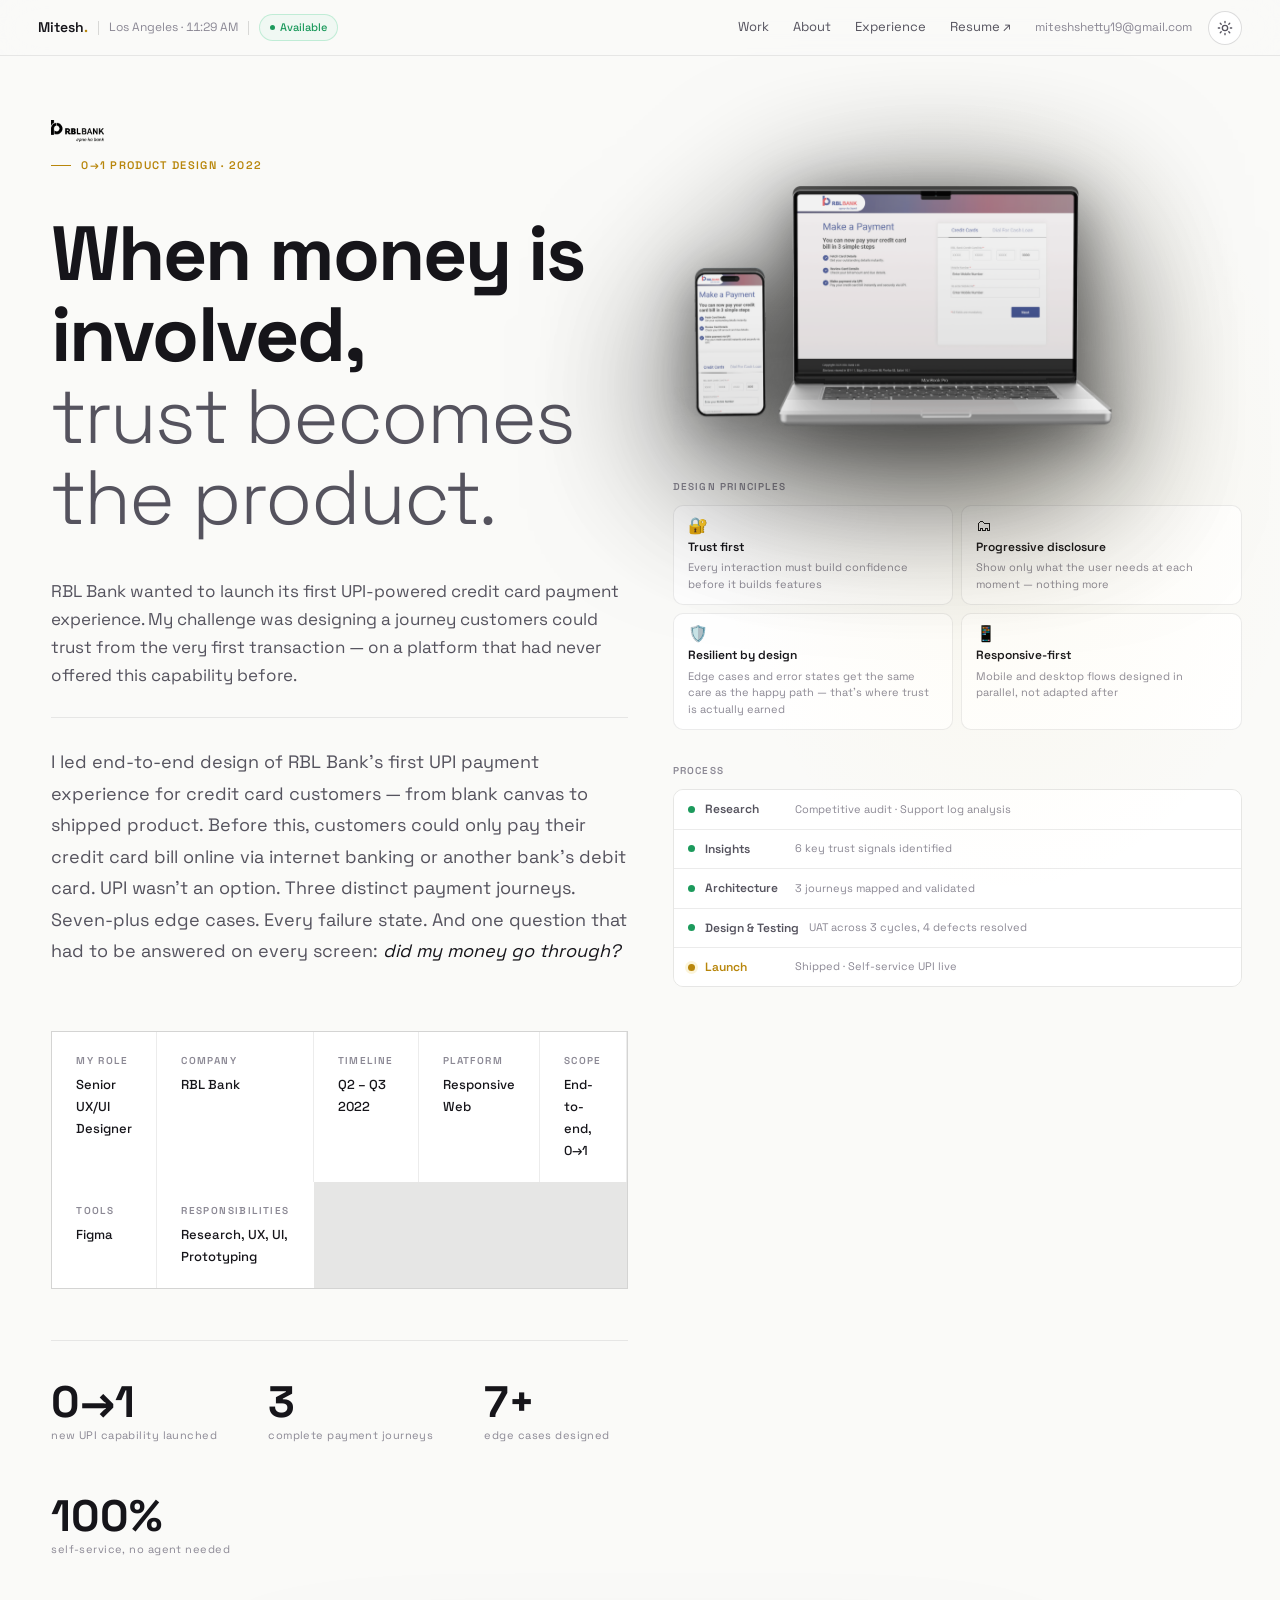
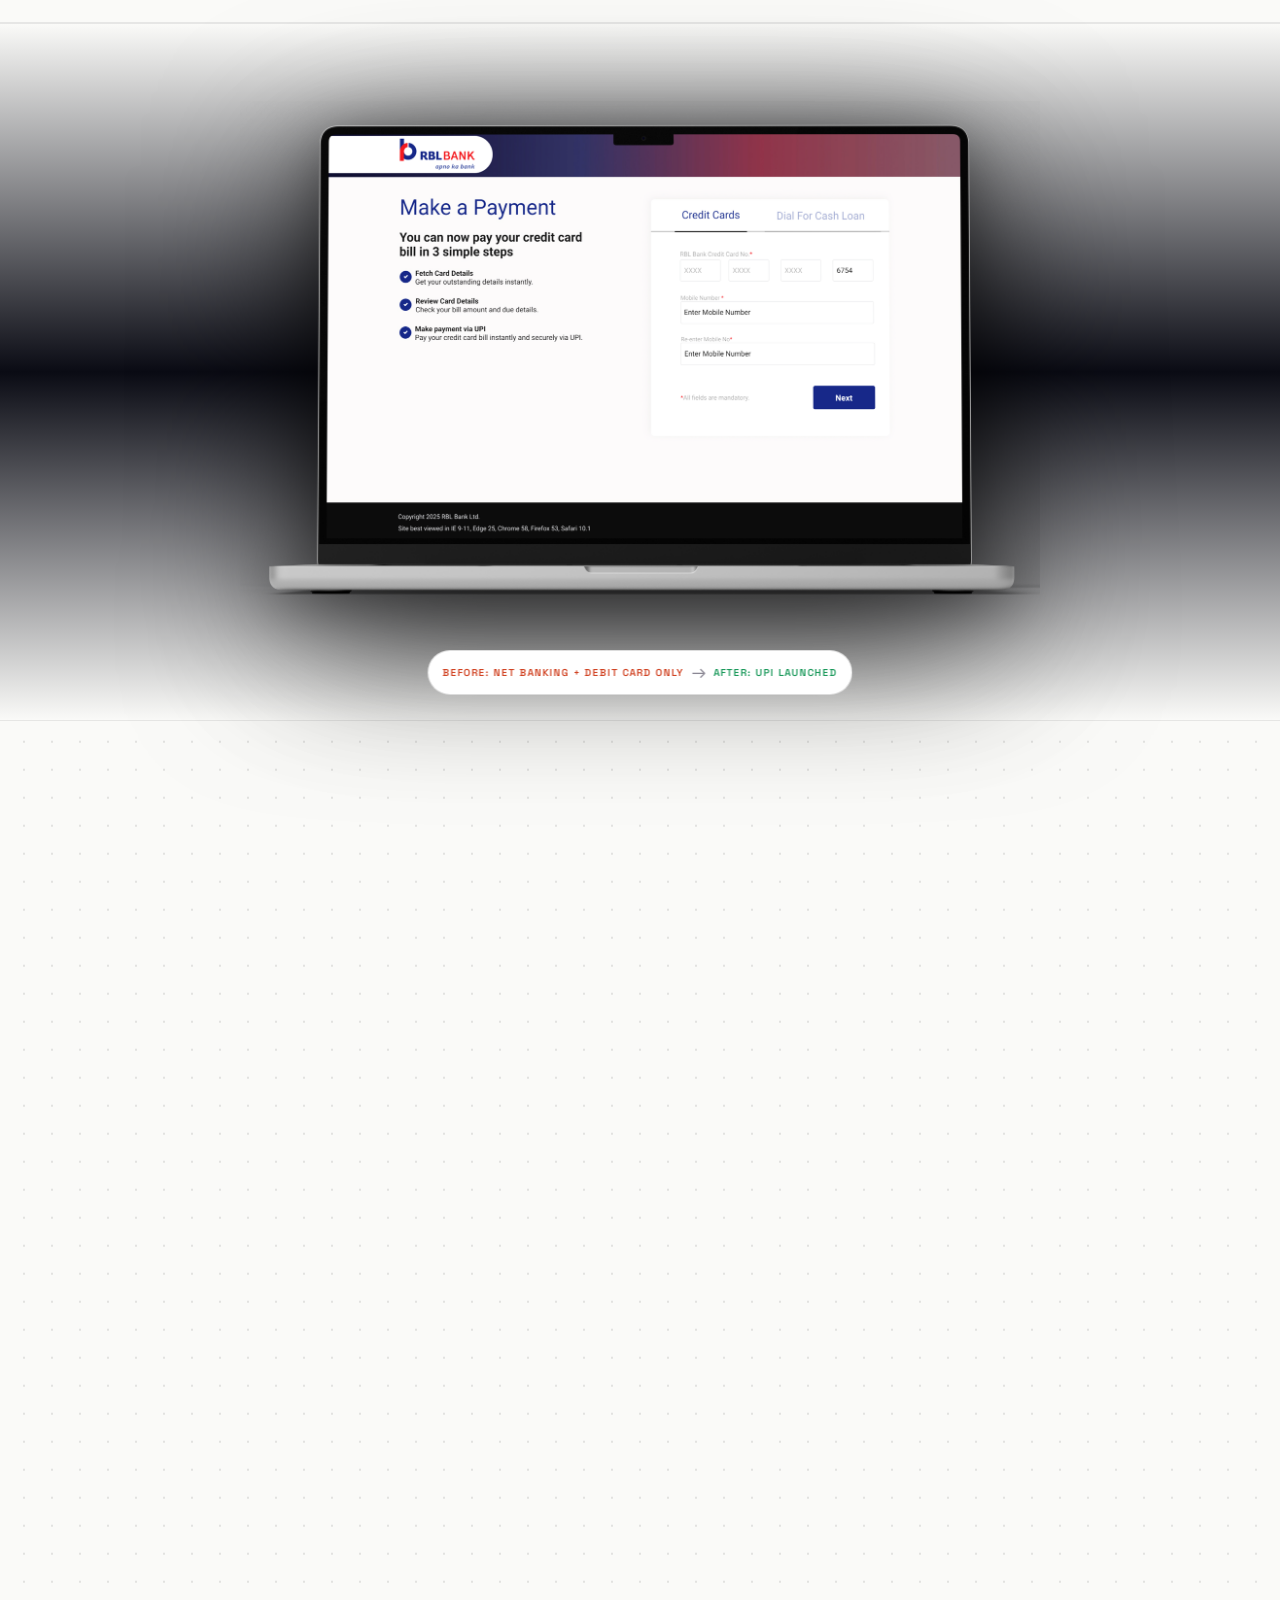
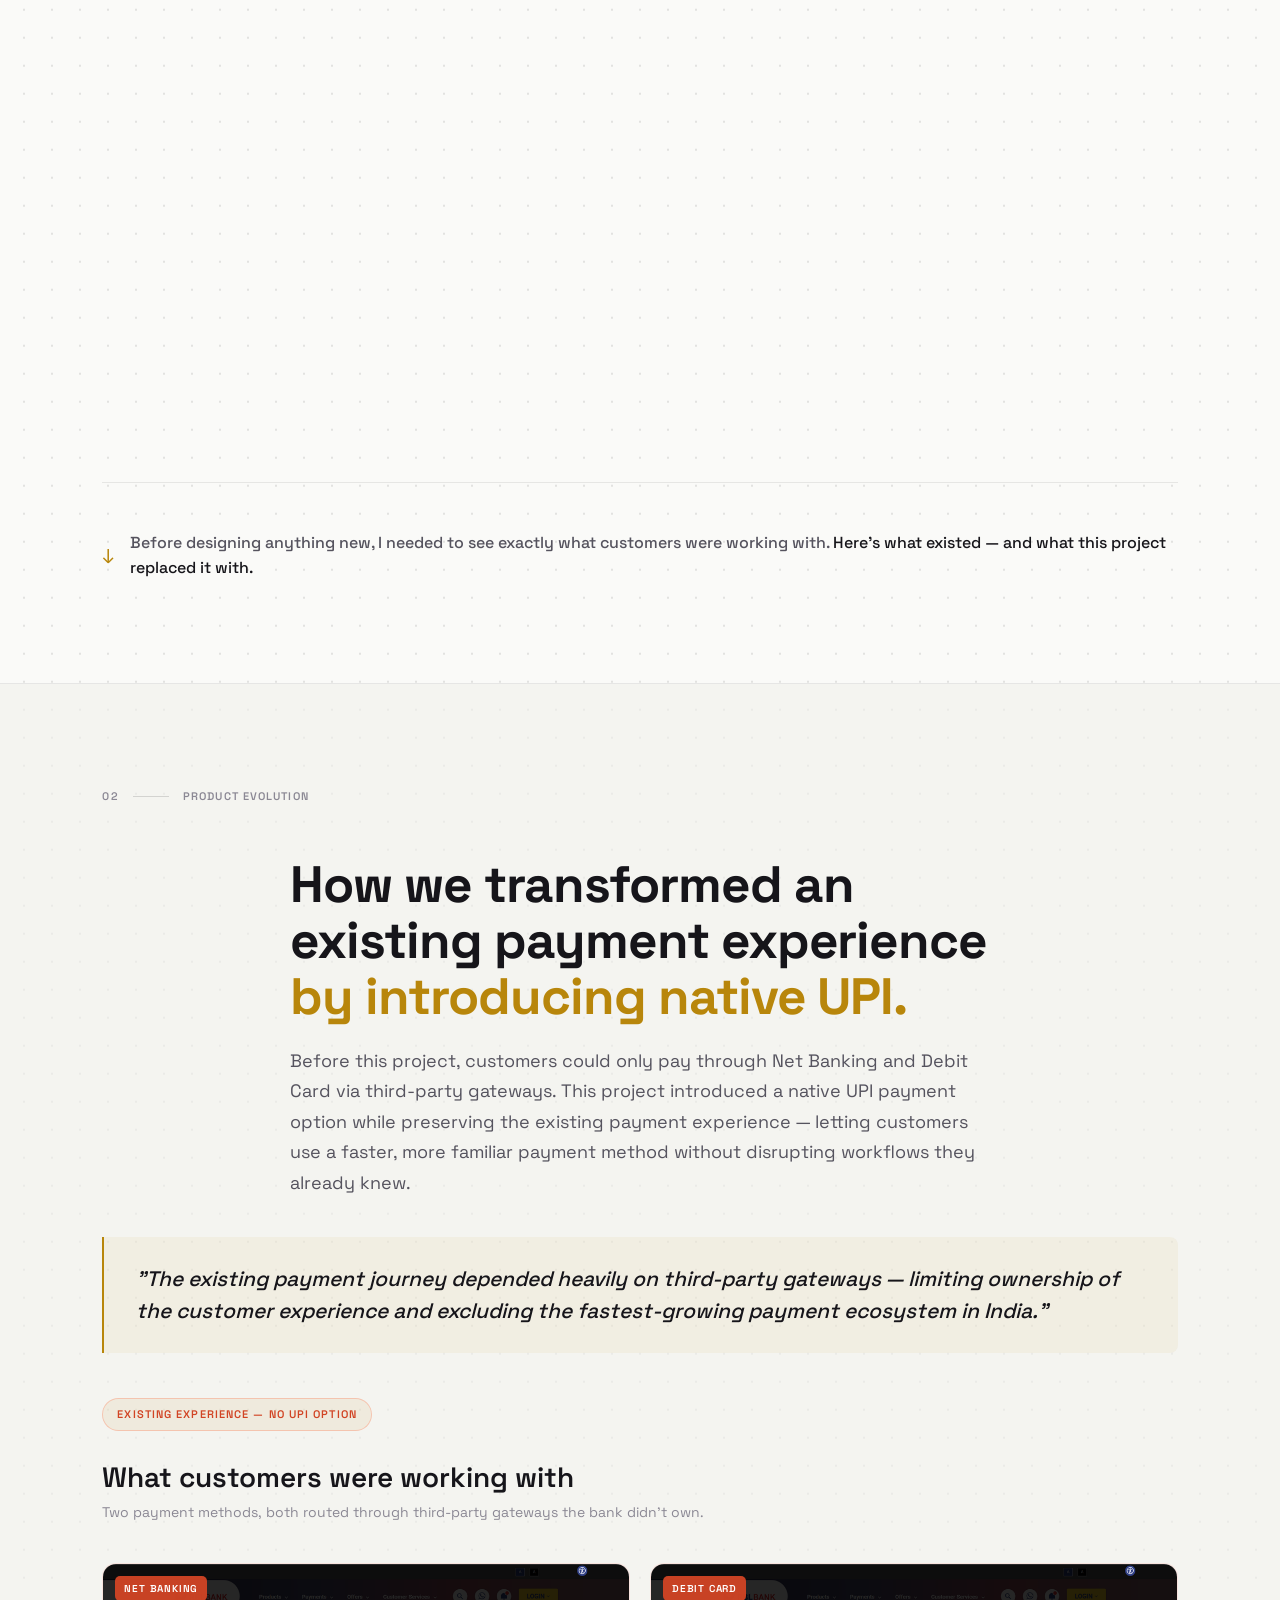
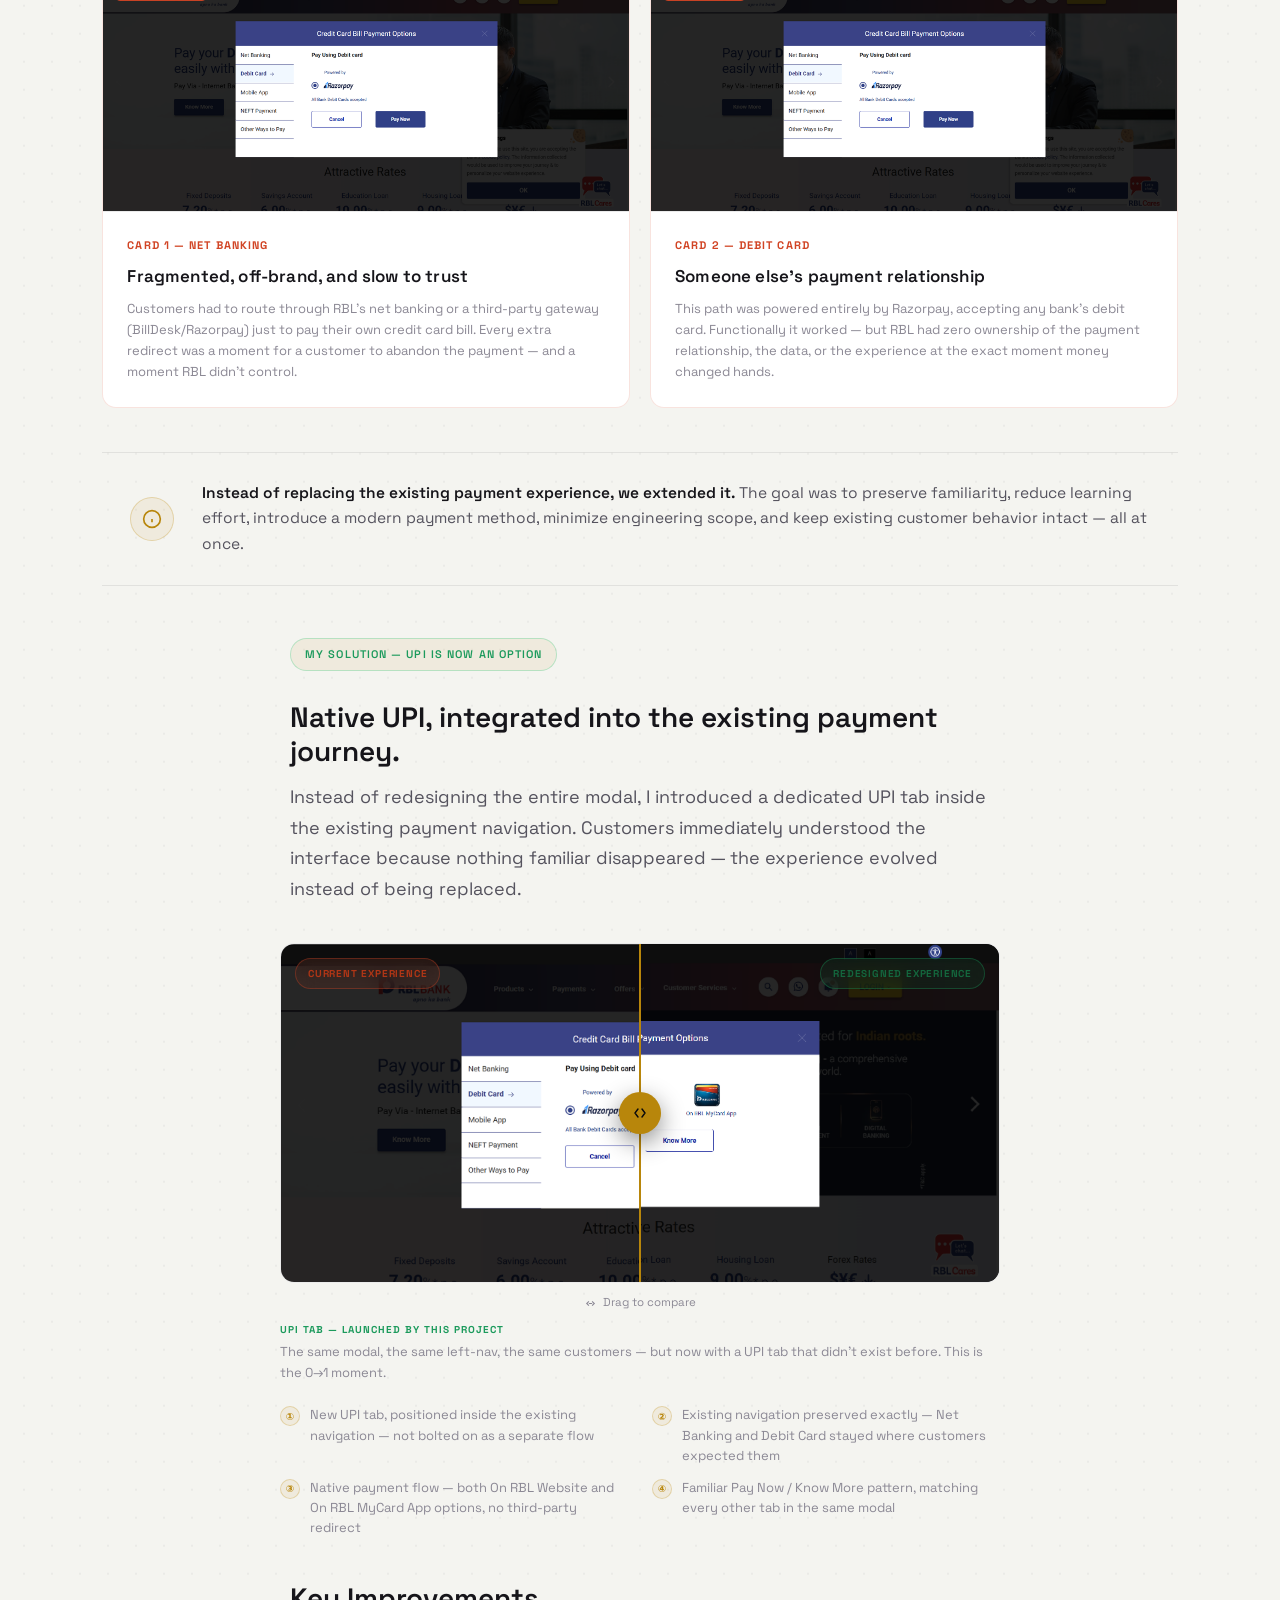
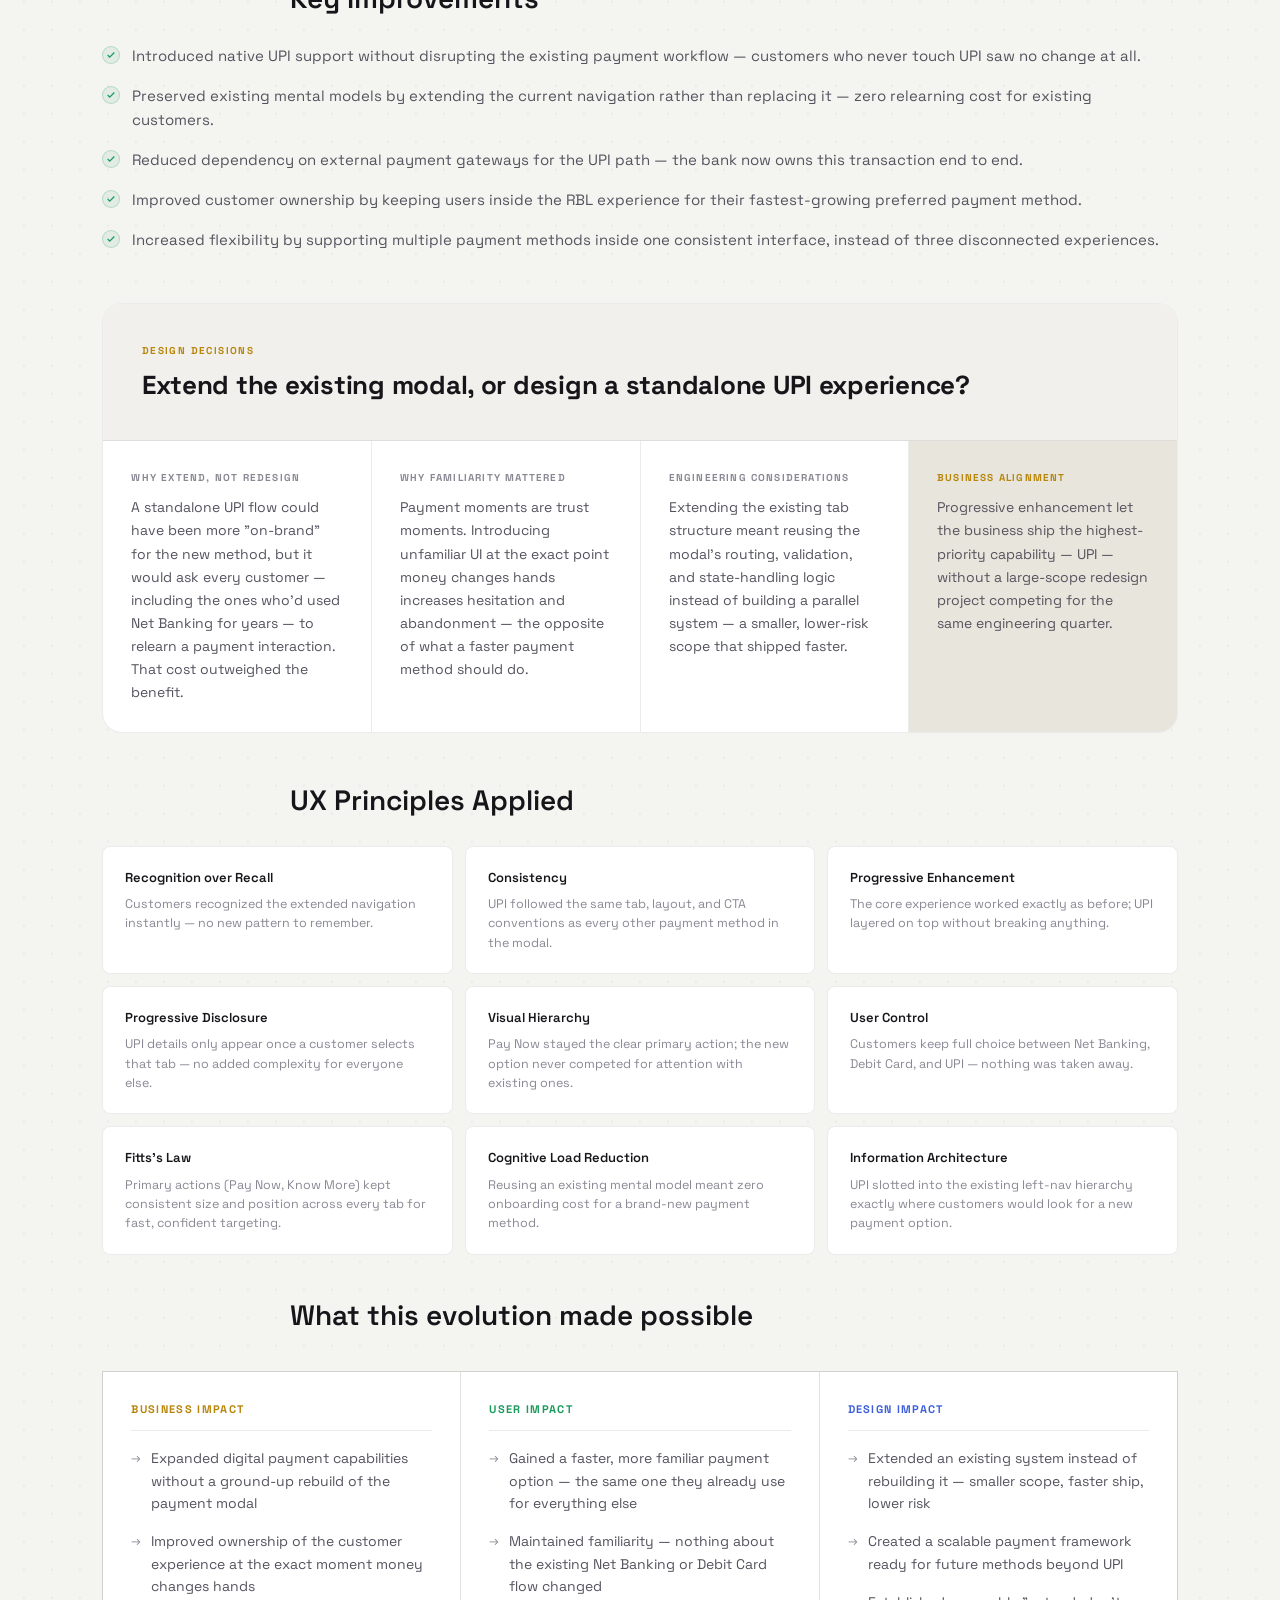
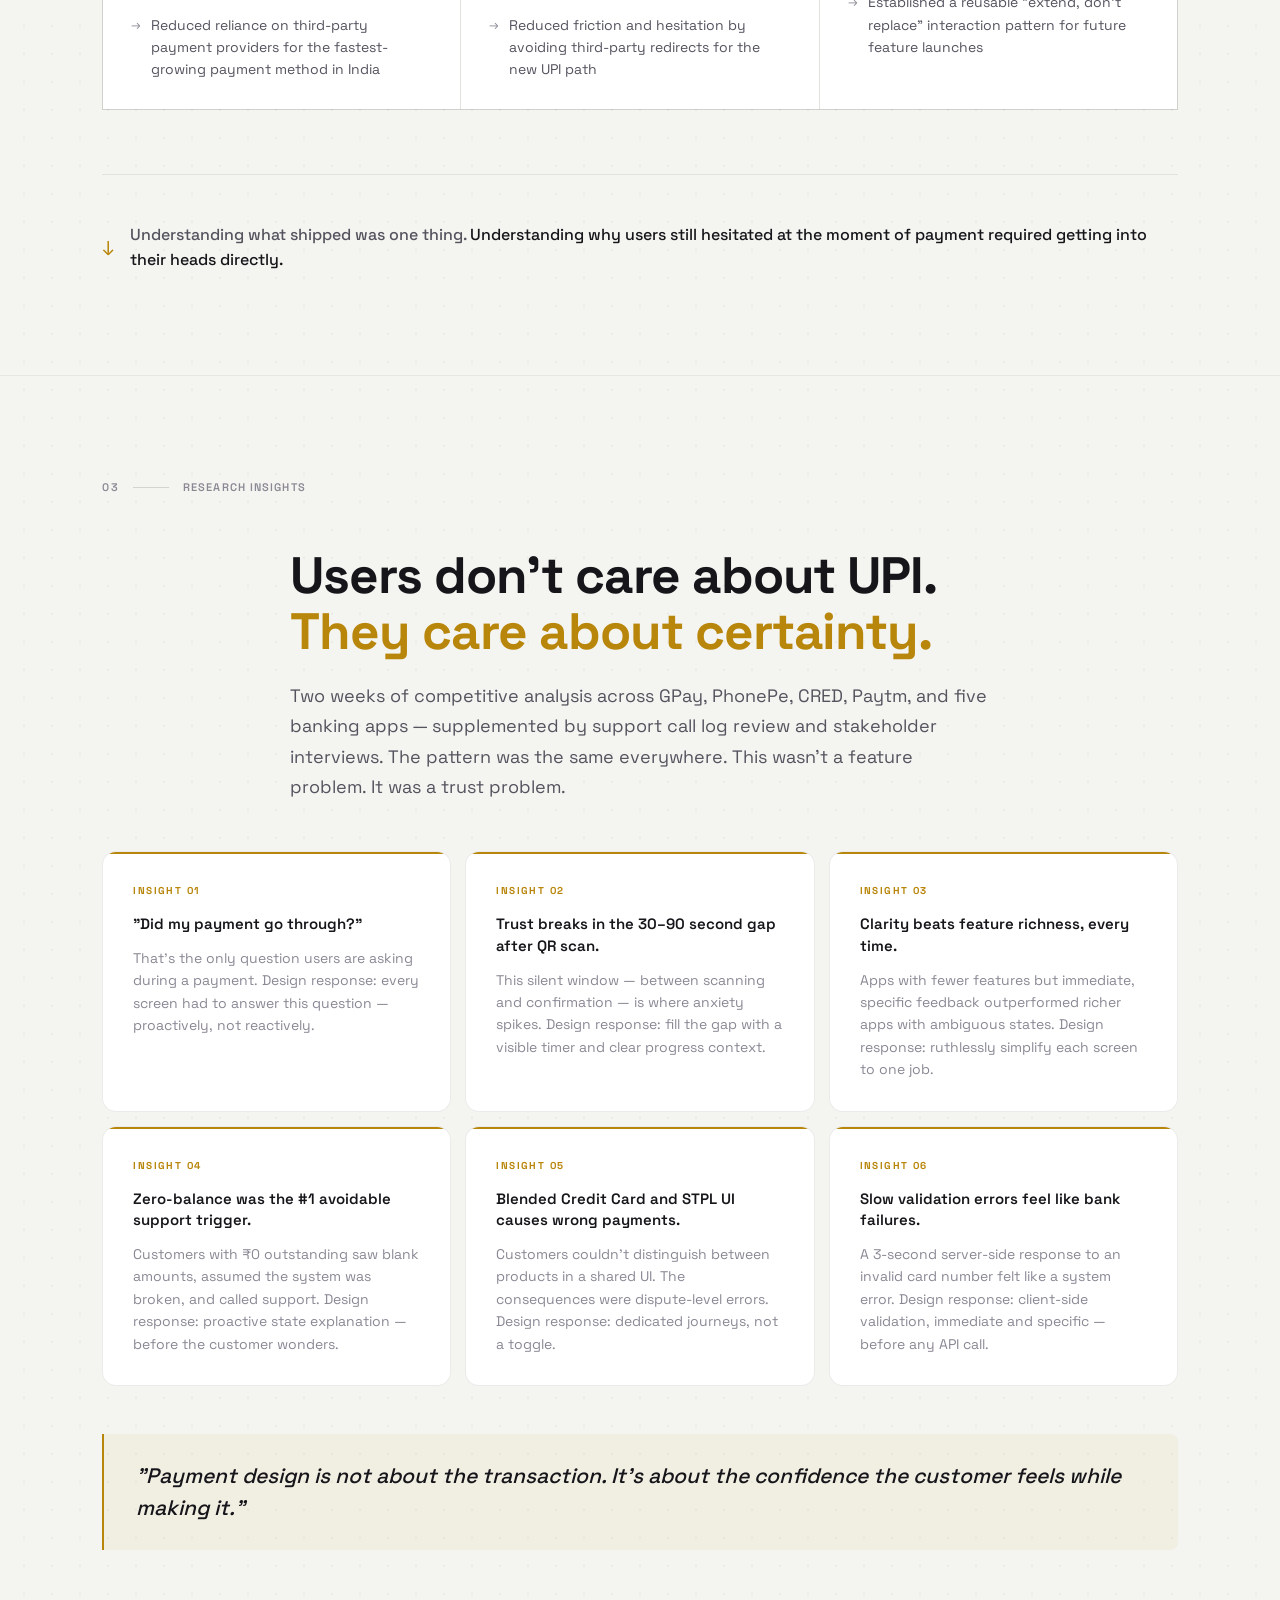
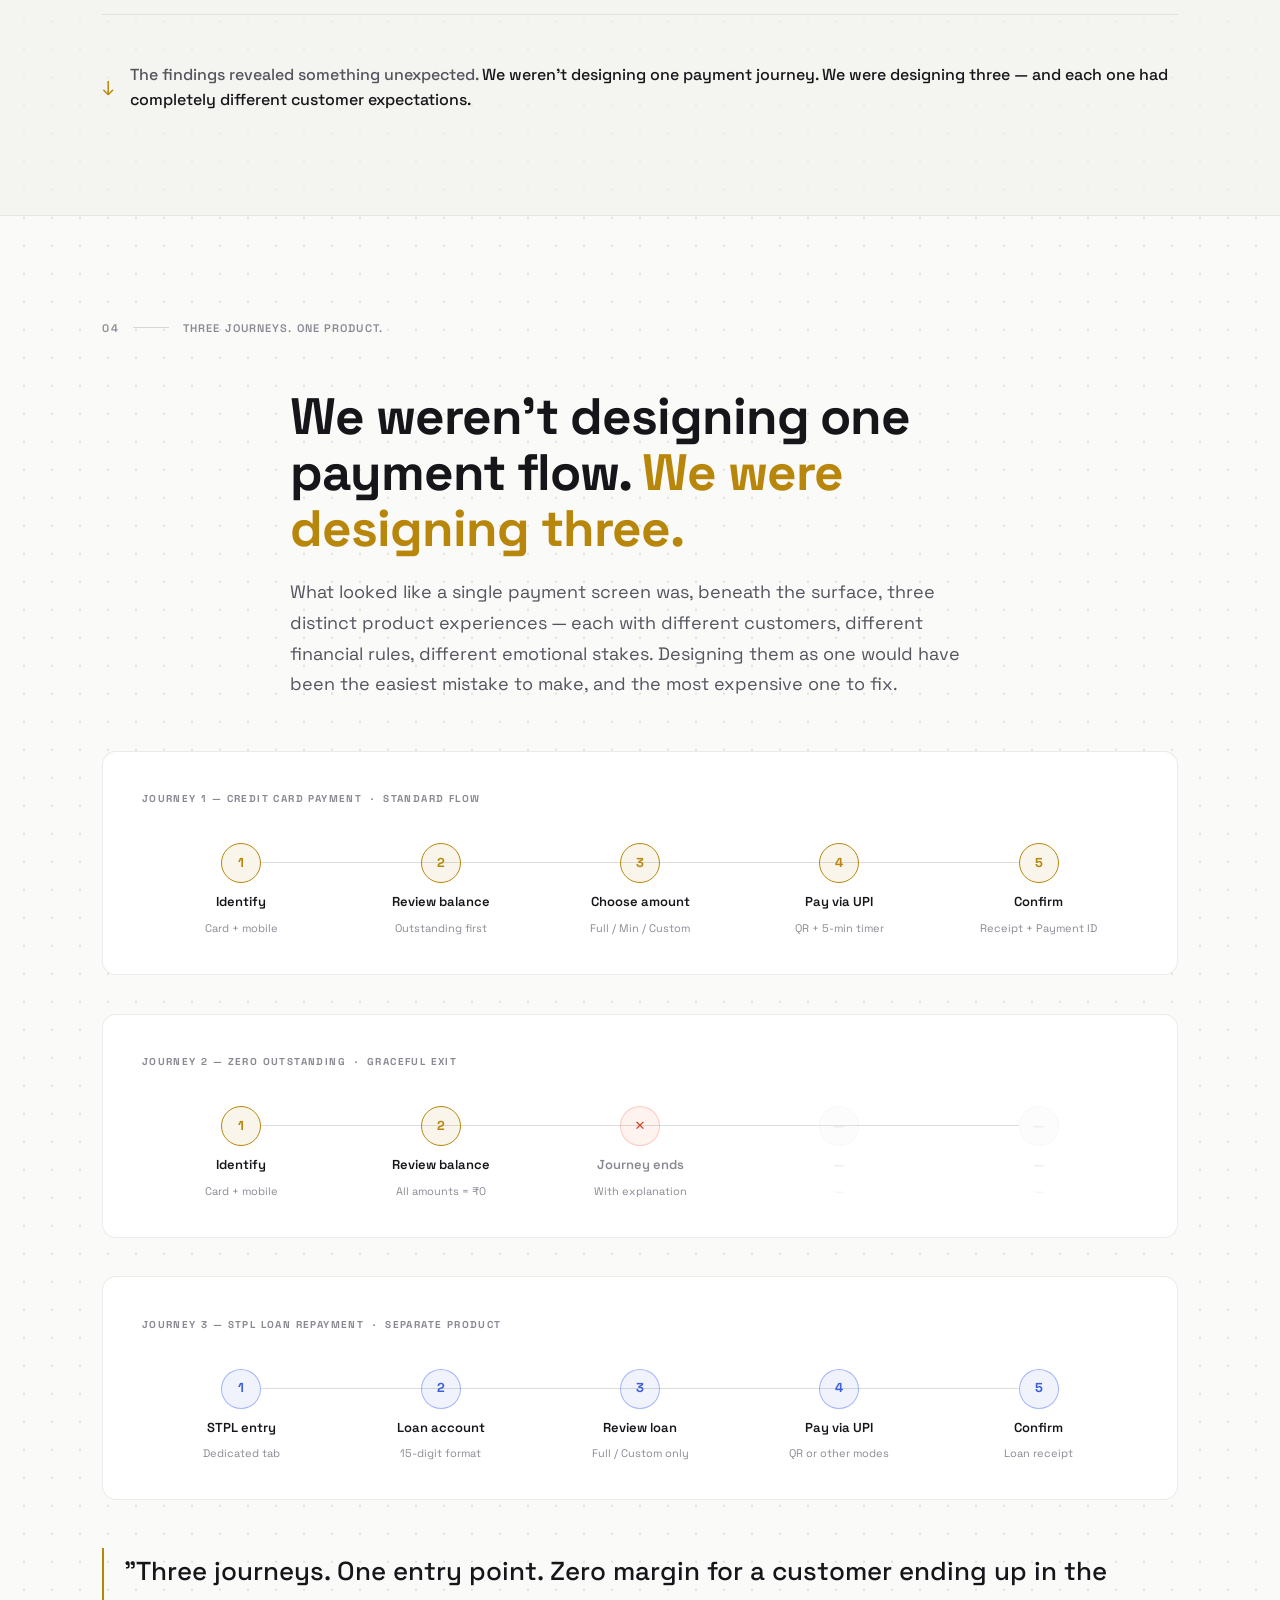
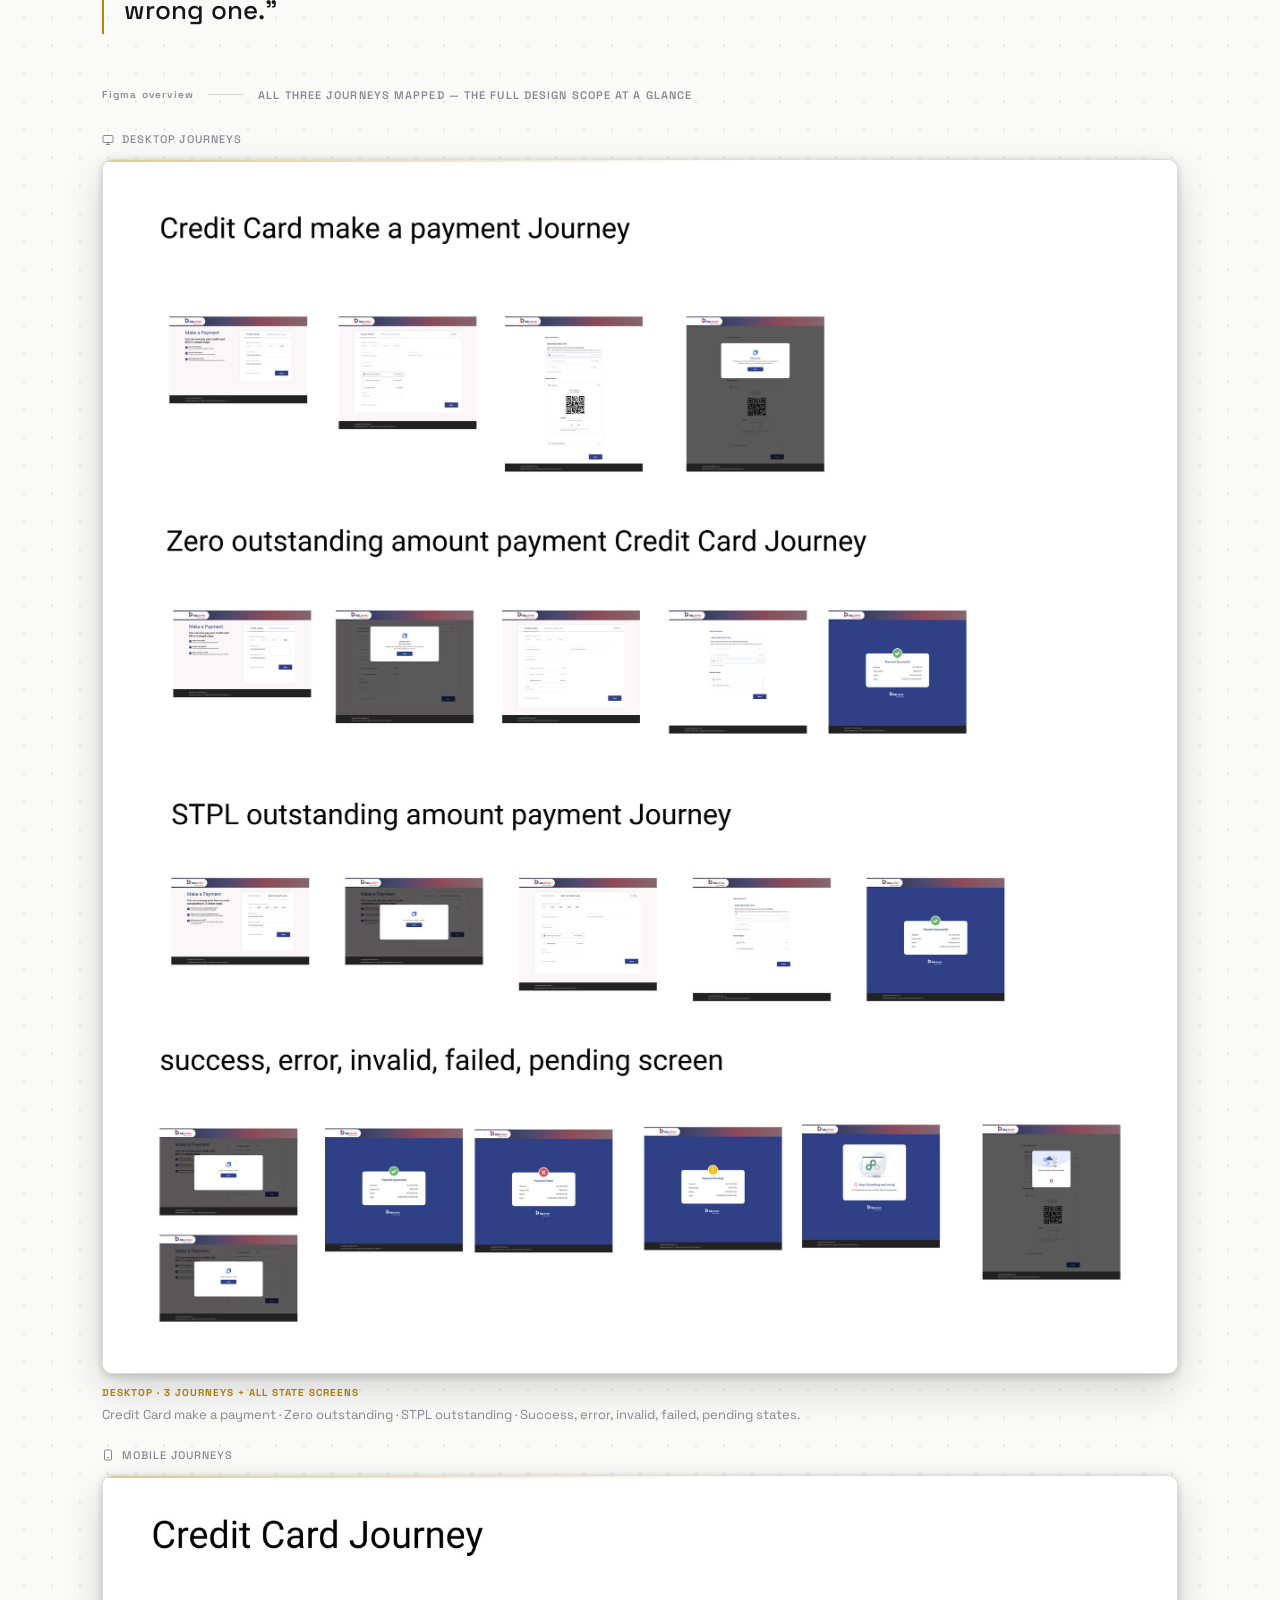
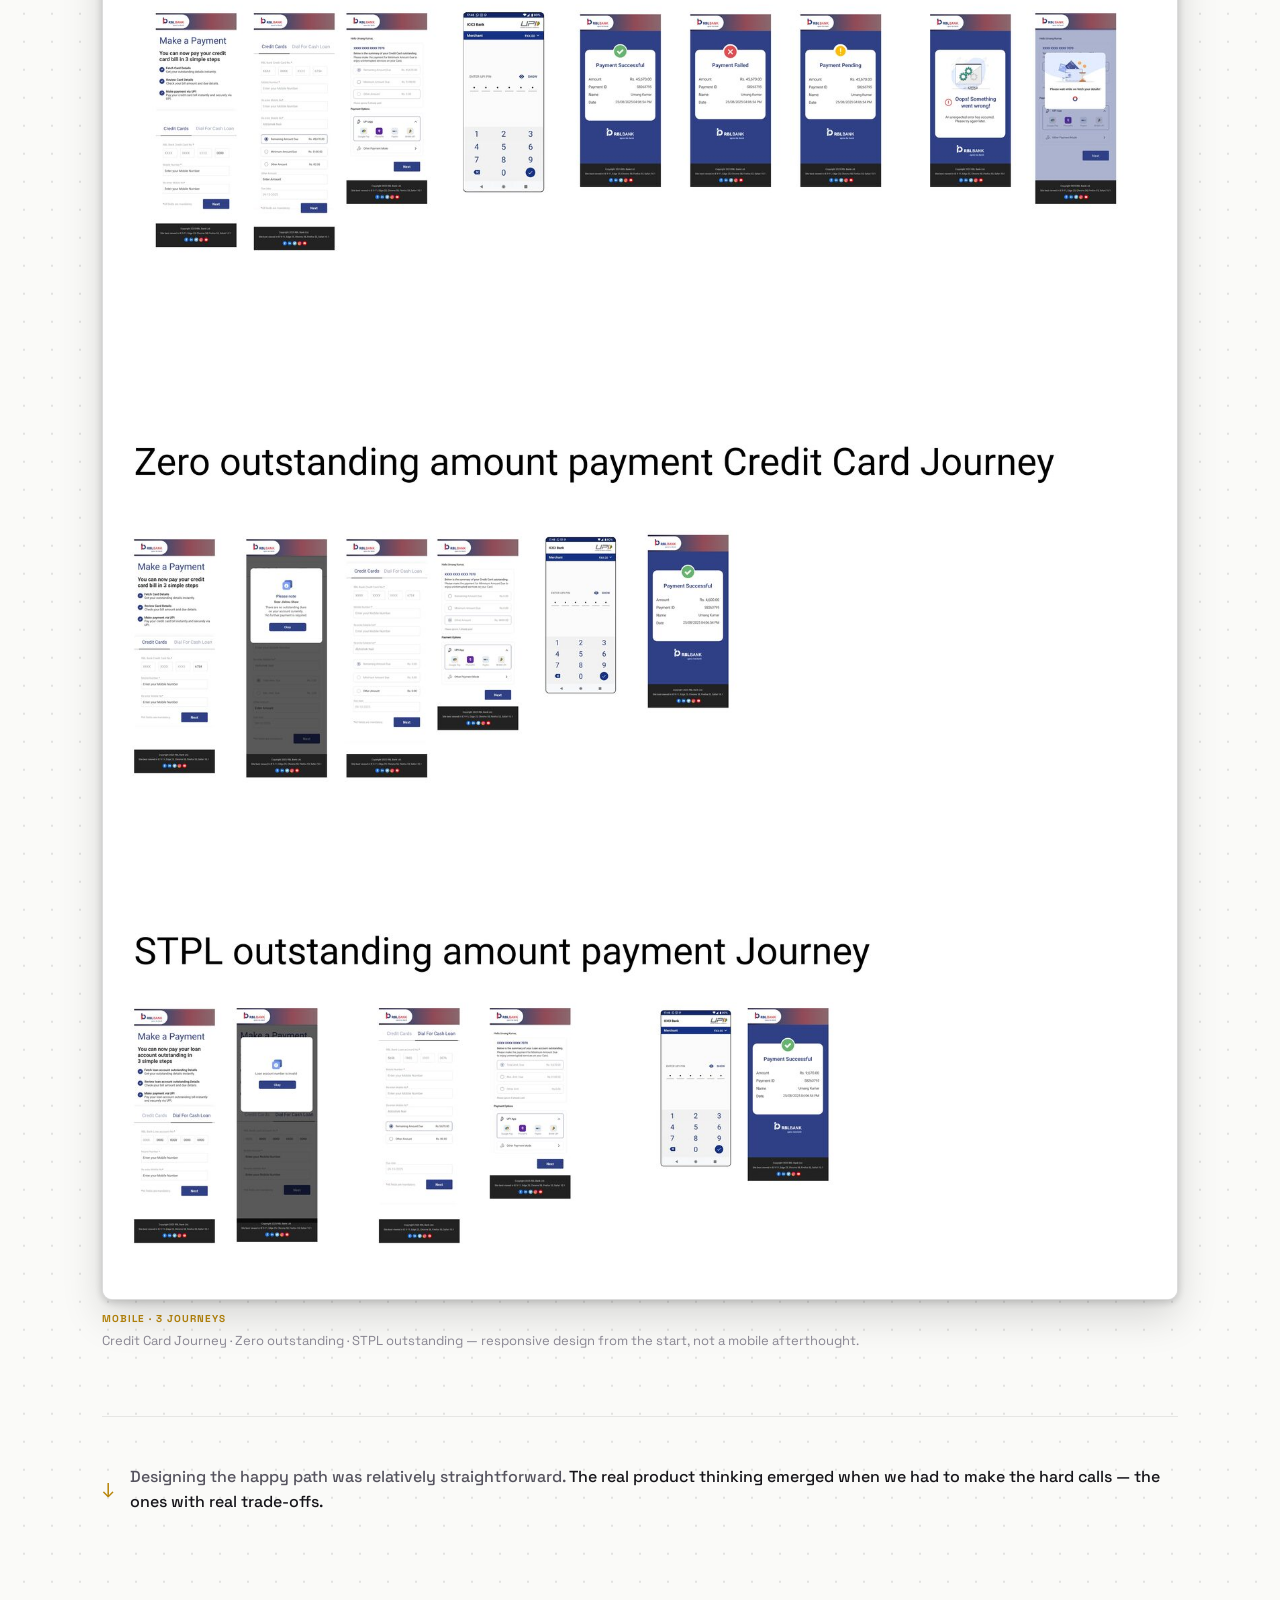
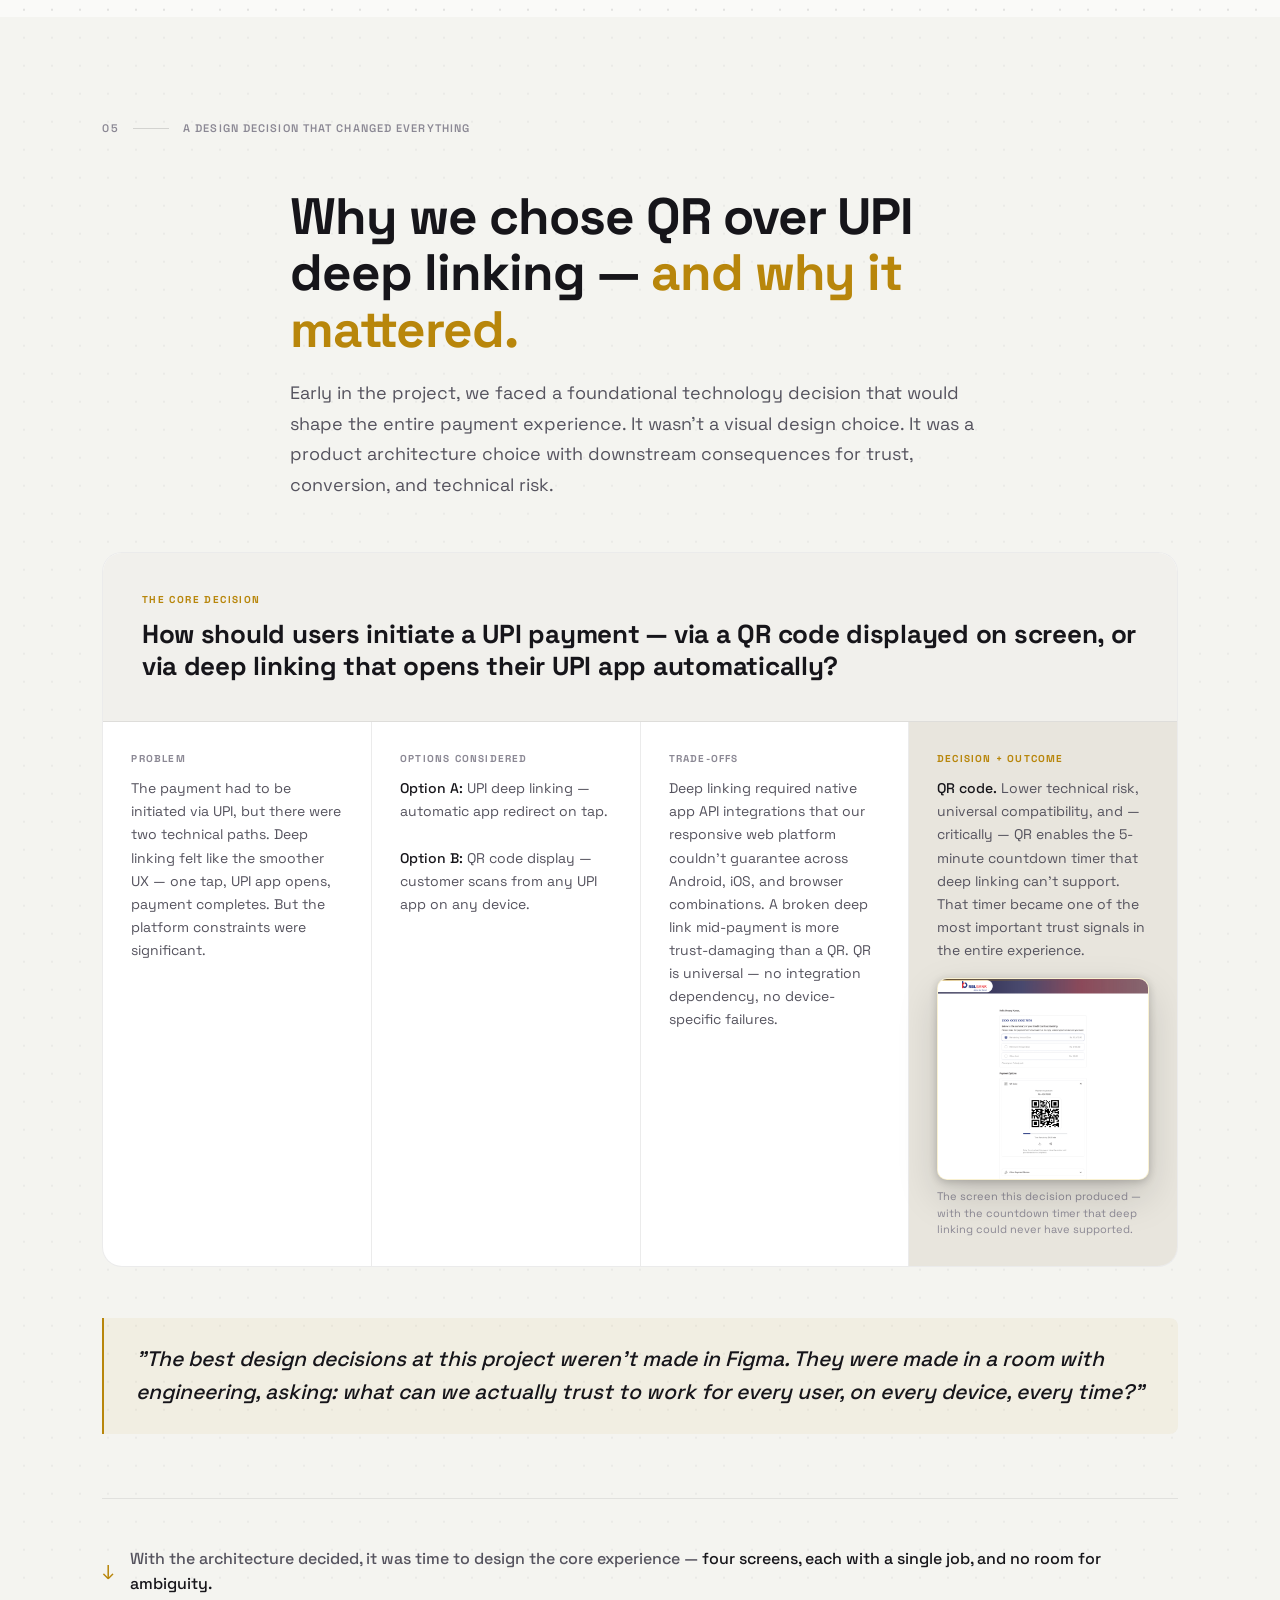
<file: rbl-bank/index.html>
<!DOCTYPE html>
<html lang="en">
<head>
<script>
(function(){
  try {
    var saved = localStorage.getItem('theme');
    var theme = saved || (window.matchMedia('(prefers-color-scheme: light)').matches ? 'light' : 'dark');
    document.documentElement.setAttribute('data-theme', theme);
  } catch(e) { document.documentElement.setAttribute('data-theme','dark'); }
})();
</script>
<meta charset="UTF-8">
<meta name="viewport" content="width=device-width, initial-scale=1.0">
<title>RBL Bank's First UPI Credit Card Payment Experience | Mitesh Shetty</title>
<meta name="description" content="How I designed RBL Bank's first UPI-powered self-service credit card payment experience from scratch — 3 journeys, 7+ edge cases, and trust built into every payment state.">
<meta name="author" content="Mitesh Shetty">
<meta name="robots" content="index, follow">
<meta property="og:type" content="website">
<meta property="og:title" content="RBL Bank's First UPI Payment Experience | Mitesh Shetty">
<meta property="og:description" content="When money is involved, trust becomes the product. How I helped launch RBL Bank's first UPI credit card payment capability.">
<meta property="og:image" content="images/step3-qr.jpg">
<meta name="twitter:card" content="summary_large_image">
<meta name="twitter:title" content="RBL Bank's First UPI Payment Experience | Mitesh Shetty">
<meta name="twitter:image" content="images/step3-qr.jpg">
<link rel="preconnect" href="https://fonts.googleapis.com">
<link rel="preconnect" href="https://fonts.gstatic.com" crossorigin>
<link href="https://fonts.googleapis.com/css2?family=Space+Grotesk:wght@300;400;500;600;700&display=swap" rel="stylesheet">
<link rel="stylesheet" href="css/style.css">
<link rel="stylesheet" href="css/nav.css">
<link rel="stylesheet" href="css/theme.css">
<link rel="stylesheet" href="css/evolution.css">
<link rel="stylesheet" href="css/exploration.css">
</head>
<body>

<div id="spotlight" aria-hidden="true"></div>
<div id="code-layer" aria-hidden="true"></div>

<div id="progress-bar" role="progressbar" aria-label="Reading progress"></div>

<!-- ── Navigation — matches homepage exactly ── -->
<nav id="nav">
  <div class="nav-left">
    <a href="../index.html" class="nav-logo-link" aria-label="Back to portfolio">
      <span class="nav-name">Mitesh<span>.</span></span>
    </a>
    <span class="nav-sep" aria-hidden="true"></span>
    <span class="nav-clock" id="nav-time" aria-label="Current time in Los Angeles">Los Angeles · –:–</span>
    <span class="nav-sep" aria-hidden="true"></span>
    <div class="nav-avail" aria-label="Open to Senior roles">
      <span class="avail-dot" aria-hidden="true"></span>Available
    </div>
  </div>

  <div class="nav-right-group" style="display:flex;align-items:center;gap:16px;">
    <div class="nav-links-desktop nav-right">
      <a href="../index.html#work">Work</a>
      <a href="../index.html#about">About</a>
      <a href="../index.html#experience">Experience</a>
      <a href="../resume.pdf" target="_blank" rel="noopener">Resume ↗</a>
      <a href="mailto:miteshshetty19@gmail.com" class="nav-email">miteshshetty19@gmail.com</a>
    </div>
    <button class="theme-toggle" id="theme-toggle" type="button">
      <svg class="icon-sun" viewBox="0 0 24 24" fill="none" stroke="currentColor" stroke-width="2" stroke-linecap="round"><circle cx="12" cy="12" r="4"/><path d="M12 2v2M12 20v2M4.9 4.9l1.4 1.4M17.7 17.7l1.4 1.4M2 12h2M20 12h2M4.9 19.1l1.4-1.4M17.7 6.3l1.4-1.4"/></svg>
      <svg class="icon-moon" viewBox="0 0 24 24" fill="none" stroke="currentColor" stroke-width="2" stroke-linecap="round" stroke-linejoin="round"><path d="M21 12.79A9 9 0 1111.21 3 7 7 0 0021 12.79z"/></svg>
    </button>
    <button class="nav-ham" aria-label="Open menu" aria-expanded="false" aria-controls="nav-mob-cs">
      <span></span><span></span><span></span>
    </button>
  </div>
</nav>

<!-- Mobile nav drawer -->
<div class="nav-mob-cs" id="nav-mob-cs" role="navigation" aria-label="Mobile navigation">
  <a href="../index.html#work">Work</a>
  <a href="../index.html#about">About</a>
  <a href="../index.html#experience">Experience</a>
  <a href="../resume.pdf" target="_blank" rel="noopener">Resume ↗</a>
  <a href="mailto:miteshshetty19@gmail.com">miteshshetty19@gmail.com</a>
</div>


<!-- ══════════════════════════ HERO ══════════════════════════ -->
<header class="hero" id="top" tabindex="-1">

  <!-- Left column — all text content -->
  <div class="hero-content-col">
    <picture class="fade-up" style="display:block;margin-bottom:14px;">
      <source srcset="images/rbl-logo-white.png" media="(prefers-color-scheme: dark)">
      <img src="images/rbl-logo-white.png" alt="RBL Bank" class="case-hero-logo" id="rbl-hero-logo" style="height:22px;width:auto;display:block;" loading="eager">
    </picture>
    <span class="hero-tag fade-up">0→1 Product Design &middot; 2022</span>

    <h1 class="hero-title fade-up delay-1">
      When money is involved,<br>
      <span class="text-dim">trust becomes the product.</span>
    </h1>

    <p class="hero-sub-hook fade-up delay-2">
      RBL Bank wanted to launch its first UPI-powered credit card payment experience. My challenge was designing a journey customers could trust from the very first transaction — on a platform that had never offered this capability before.
    </p>

    <p class="hero-summary fade-up delay-2">
      I led end-to-end design of RBL Bank's first UPI payment experience for credit card customers — from blank canvas to shipped product. Before this, customers could only pay their credit card bill online via internet banking or another bank's debit card. UPI wasn't an option. Three distinct payment journeys. Seven-plus edge cases. Every failure state. And one question that had to be answered on every screen: <em style="color:var(--t1)">did my money go through?</em>
    </p>

    <div class="hero-meta fade-up delay-3" role="list">
      <div class="meta-item" role="listitem"><div class="meta-label">My Role</div><div class="meta-value">Senior UX/UI Designer</div></div>
      <div class="meta-item" role="listitem"><div class="meta-label">Company</div><div class="meta-value">RBL Bank</div></div>
      <div class="meta-item" role="listitem"><div class="meta-label">Timeline</div><div class="meta-value">Q2 – Q3 2022</div></div>
      <div class="meta-item" role="listitem"><div class="meta-label">Platform</div><div class="meta-value">Responsive Web</div></div>
      <div class="meta-item" role="listitem"><div class="meta-label">Scope</div><div class="meta-value">End-to-end, 0→1</div></div>
      <div class="meta-item" role="listitem"><div class="meta-label">Tools</div><div class="meta-value">Figma</div></div>
      <div class="meta-item" role="listitem"><div class="meta-label">Responsibilities</div><div class="meta-value">Research, UX, UI, Prototyping</div></div>
    </div>

    <div class="hero-impact fade-up delay-4">
      <div class="impact-stat"><span class="impact-num">0→1</span><span class="impact-desc">new UPI capability launched</span></div>
      <div class="impact-stat"><span class="impact-num">3</span><span class="impact-desc">complete payment journeys</span></div>
      <div class="impact-stat"><span class="impact-num">7+</span><span class="impact-desc">edge cases designed</span></div>
      <div class="impact-stat"><span class="impact-num">100%</span><span class="impact-desc">self-service, no agent needed</span></div>
    </div>
  </div>

  <!-- Right column — device at top, meaningful content below fills empty space -->
  <div class="hero-visual fade-up delay-2" aria-label="Product preview and design context">

    <!-- Device mockup — top of right column -->
    <div class="hero-device-img">
      <img
        src="images/hero-mockup.png"
        alt="RBL Bank Make a Payment — shown on MacBook Pro and iPhone"
        loading="eager"
        id="cs-hero-device"
      >
    </div>

    <!-- Design principle cards — fills the space below the device -->
    <div class="hero-principles fade-up delay-3" aria-label="Design principles for this project">
      <div class="hp-label">Design principles</div>
      <div class="hp-grid">
        <div class="hp-card">
          <div class="hp-icon">🔐</div>
          <div class="hp-title">Trust first</div>
          <div class="hp-desc">Every interaction must build confidence before it builds features</div>
        </div>
        <div class="hp-card">
          <div class="hp-icon">🗂</div>
          <div class="hp-title">Progressive disclosure</div>
          <div class="hp-desc">Show only what the user needs at each moment — nothing more</div>
        </div>
        <div class="hp-card">
          <div class="hp-icon">🛡️</div>
          <div class="hp-title">Resilient by design</div>
          <div class="hp-desc">Edge cases and error states get the same care as the happy path — that's where trust is actually earned</div>
        </div>
        <div class="hp-card">
          <div class="hp-icon">📱</div>
          <div class="hp-title">Responsive-first</div>
          <div class="hp-desc">Mobile and desktop flows designed in parallel, not adapted after</div>
        </div>
      </div>
    </div>

    <!-- Mini process timeline -->
    <div class="hero-process fade-up delay-4" aria-label="Design process timeline">
      <div class="hp-label">Process</div>
      <div class="hproc-list">
        <div class="hproc-item hproc-done"><span class="hproc-dot"></span><span class="hproc-name">Research</span><span class="hproc-detail">Competitive audit · Support log analysis</span></div>
        <div class="hproc-item hproc-done"><span class="hproc-dot"></span><span class="hproc-name">Insights</span><span class="hproc-detail">6 key trust signals identified</span></div>
        <div class="hproc-item hproc-done"><span class="hproc-dot"></span><span class="hproc-name">Architecture</span><span class="hproc-detail">3 journeys mapped and validated</span></div>
        <div class="hproc-item hproc-done"><span class="hproc-dot"></span><span class="hproc-name">Design &amp; Testing</span><span class="hproc-detail">UAT across 3 cycles, 4 defects resolved</span></div>
        <div class="hproc-item hproc-active"><span class="hproc-dot"></span><span class="hproc-name">Launch</span><span class="hproc-detail">Shipped · Self-service UPI live</span></div>
      </div>
    </div>

  </div>

</header>

<!-- ══════════════════════════ SECTION NAV — sticky, quiet, editorial ══════════════════════════ -->
<nav class="section-nav" id="section-nav" aria-label="Case study sections">
  <div class="section-nav-track" aria-hidden="true">
    <div class="section-nav-progress" id="section-nav-progress"></div>
  </div>
  <ul class="section-nav-list">
    <li><a href="#top" data-section="top" class="section-nav-link">Overview</a></li>
    <li><a href="#why" data-section="why" class="section-nav-link">Background</a></li>
    <li><a href="#evolution" data-section="evolution" class="section-nav-link">Evolution</a></li>
    <li><a href="#research" data-section="research" class="section-nav-link">Research</a></li>
    <li><a href="#journeys" data-section="journeys" class="section-nav-link">Journeys</a></li>
    <li><a href="#big-decision" data-section="big-decision" class="section-nav-link">Decision</a></li>
    <li><a href="#prototype" data-section="prototype" class="section-nav-link">Prototype</a></li>
    <li><a href="#payment" data-section="payment" class="section-nav-link">Payment Flow</a></li>
    <li><a href="#edge" data-section="edge" class="section-nav-link">Edge Cases</a></li>
    <li><a href="#stpl" data-section="stpl" class="section-nav-link">STPL</a></li>
    <li><a href="#eng" data-section="eng" class="section-nav-link">Engineering</a></li>
    <li><a href="#impact" data-section="impact" class="section-nav-link">Impact</a></li>
  </ul>
</nav>
<button class="section-nav-toggle" id="section-nav-toggle" aria-expanded="false" aria-controls="section-nav" aria-label="Open section navigation">
  <span class="section-nav-toggle-dot" aria-hidden="true"></span>
  Sections
  <svg class="section-nav-toggle-caret" viewBox="0 0 9 9" fill="none" aria-hidden="true"><path d="M1.5 3L4.5 6L7.5 3" stroke="currentColor" stroke-width="1.4" stroke-linecap="round" stroke-linejoin="round"/></svg>
</button>

<div class="device-showcase fade-up" style="position:relative;">
  <div class="device-stage">
    <img src="images/step1-desktop-mockup.png" alt="UPI payment flow — desktop mockup showing step 1" loading="lazy"
         alt="RBL Bank Make a Payment — desktop view shown in MacBook Pro mockup, displaying the 3-step credit card UPI payment entry screen"
         loading="eager"
         class="device-img-desktop">
  </div>
  <div style="position:absolute;bottom:clamp(16px,2vw,28px);left:50%;transform:translateX(-50%);display:flex;align-items:center;gap:8px;background:var(--bg-2);border:1px solid var(--border-hi);border-radius:100px;padding:6px 14px;backdrop-filter:blur(12px);white-space:nowrap;z-index:2;">
    <span style="font-size:10px;font-weight:600;letter-spacing:.1em;text-transform:uppercase;color:var(--red);">Before: Net Banking + Debit Card only</span>
    <span style="color:var(--t3)">→</span>
    <span style="font-size:10px;font-weight:600;letter-spacing:.1em;text-transform:uppercase;color:var(--green);">After: UPI launched</span>
  </div>
</div>


<!-- ══════════════════════════ 01 — WHY THIS EXISTED ══════════════════════════ -->
<section class="section" id="why" tabindex="-1" aria-labelledby="h-why">
  <div class="container">
    <div class="sm fade-up"><span class="sm-num">01</span><div class="sm-line"></div><span class="sm-label">Why This Project Existed</span></div>

    <div class="narrow fade-up">
      <div class="badge-01">
        <svg width="12" height="12" viewBox="0 0 24 24" fill="none" stroke="currentColor" stroke-width="2.5" aria-hidden="true"><line x1="12" y1="5" x2="12" y2="19"/><polyline points="19 12 12 19 5 12"/></svg>
        New product capability — not a redesign
      </div>
      <h2 id="h-why">This wasn't an optimization. <span class="text-gold">It was a launch.</span></h2>
      <p>Before this project, RBL Bank credit card customers had limited options for paying their bill online — internet banking or another bank's debit card. UPI, the payment method most of them used for everything else in their daily lives, wasn't available on the RBL website at all.</p>
      <p>The business opportunity was clear. The customer need was urgent. What wasn't clear was the complexity hiding inside what sounded like a simple request: <strong>"Add UPI as a payment option."</strong></p>
    </div>

    <!-- Why Now — market context -->
    <div class="why-now fade-up">
      <div class="why-now-label">Why Now</div>
      <p>With UPI becoming India's preferred digital payment method — processing over 10 billion transactions a month by 2022 — customers increasingly expected credit card payments to be as seamless as everyday UPI transfers. Paying a credit card bill by calling a helpline felt like a generation behind. The business saw a narrow window to build this capability before it became a competitive liability.</p>
    </div>

    <!-- ── Before / After moved to its own dedicated section below (see #evolution) ── -->

    <div class="why-grid fade-up">
      <div class="why-card">
        <div class="why-card-label label-user">
          <svg width="12" height="12" viewBox="0 0 24 24" fill="none" stroke="currentColor" stroke-width="2.5" aria-hidden="true"><path d="M20 21v-2a4 4 0 0 0-4-4H8a4 4 0 0 0-4 4v2"/><circle cx="12" cy="7" r="4"/></svg>
          Customer Problems
        </div>
        <ul class="why-list">
          <li>No in-bank UPI channel — forced to leave the RBL ecosystem to pay their own credit card bill</li>
          <li>No clarity on payment options — outstanding, minimum, and custom amounts were equally confusing</li>
          <li>Zero payment status feedback — customers couldn't tell if their money had left their account</li>
          <li>Credit Card and STPL loan payments were impossible to distinguish — wrong payments happened constantly</li>
          <li>Zero-balance states showed blank screens — customers assumed something was broken and called support</li>
        </ul>
      </div>
      <div class="why-card">
        <div class="why-card-label label-biz">
          <svg width="12" height="12" viewBox="0 0 24 24" fill="none" stroke="currentColor" stroke-width="2.5" aria-hidden="true"><rect x="2" y="7" width="20" height="14" rx="2"/><path d="M16 21V5a2 2 0 0 0-2-2h-4a2 2 0 0 0-2 2v16"/></svg>
          Business Problems
        </div>
        <ul class="why-list">
          <li>No bank-owned UPI surface — customer relationships and payment data lived on competitor platforms</li>
          <li>High support volume from payment confusion, zero-balance misunderstandings, and STPL mix-ups</li>
          <li>Digital adoption lagged — routine bill payments were driving branch visits and call center load</li>
          <li>No scalable framework — every new loan or payment product would need to be rebuilt from scratch</li>
          <li>STPL and Credit Card journeys were blended in legacy flows, creating compliance risk and complaints</li>
        </ul>
      </div>
    </div>

    <div class="transition-hook fade-up">
      <span class="transition-hook-arrow">↓</span>
      <p class="transition-hook-text">Before designing anything new, I needed to see exactly what customers were working with. <strong>Here's what existed — and what this project replaced it with.</strong></p>
    </div>
  </div>
</section>

<hr class="divider">


<!-- ══════════════════════════ 02 — PRODUCT EVOLUTION ══════════════════════════ -->
<section class="section section-alt" id="evolution" tabindex="-1" aria-labelledby="h-evolution">
  <div class="container">
    <div class="sm fade-up"><span class="sm-num">02</span><div class="sm-line"></div><span class="sm-label">Product Evolution</span></div>

    <div class="narrow fade-up" style="margin-bottom:clamp(24px,3vw,36px);">
      <h2 id="h-evolution">How we transformed an existing payment experience <span class="text-gold">by introducing native UPI.</span></h2>
      <p>Before this project, customers could only pay through Net Banking and Debit Card via third-party gateways. This project introduced a native UPI payment option while preserving the existing payment experience — letting customers use a faster, more familiar payment method without disrupting workflows they already knew.</p>
    </div>

    <!-- ── 1. Business Problem ── -->
    <div class="callout fade-up">
      <p>"The existing payment journey depended heavily on third-party gateways — limiting ownership of the customer experience and excluding the fastest-growing payment ecosystem in India."</p>
    </div>

    <!-- ── 2. Existing Experience — evidence, not screenshots ── -->
    <div class="fade-up" style="margin-top:clamp(32px,4vw,44px);">
      <div class="badge-01" style="border-color:rgba(255,107,71,0.3);color:var(--red);">Existing Experience — no UPI option</div>
      <h3 style="margin-top:14px;margin-bottom:6px;">What customers were working with</h3>
      <p style="max-width:640px;color:var(--t3);font-size:14px;">Two payment methods, both routed through third-party gateways the bank didn't own.</p>
    </div>

    <div class="evo-comparison-grid fade-up">
      <div class="evo-card">
        <div class="evo-card-shot">
          <span class="evo-card-tag">Net Banking</span>
          <img src="images/before-netbanking.png" alt="Before — RBL Bank credit card payment options showing Net Banking tab selected, using BillDesk and Razorpay gateways" loading="lazy">
        </div>
        <div class="evo-card-body">
          <span class="evo-card-label">Card 1 — Net Banking</span>
          <h4 class="evo-card-title">Fragmented, off-brand, and slow to trust</h4>
          <p class="evo-card-desc">Customers had to route through RBL's net banking or a third-party gateway (BillDesk/Razorpay) just to pay their own credit card bill. Every extra redirect was a moment for a customer to abandon the payment — and a moment RBL didn't control.</p>
        </div>
      </div>
      <div class="evo-card">
        <div class="evo-card-shot">
          <span class="evo-card-tag">Debit Card</span>
          <img src="images/before-debitcard.png" alt="Before — Debit Card tab selected, Razorpay powered, accepting all bank debit cards" loading="lazy">
        </div>
        <div class="evo-card-body">
          <span class="evo-card-label">Card 2 — Debit Card</span>
          <h4 class="evo-card-title">Someone else's payment relationship</h4>
          <p class="evo-card-desc">This path was powered entirely by Razorpay, accepting any bank's debit card. Functionally it worked — but RBL had zero ownership of the payment relationship, the data, or the experience at the exact moment money changed hands.</p>
        </div>
      </div>
    </div>

    <!-- ── 3. Design Opportunity — transition ── -->
    <div class="evo-opportunity fade-up">
      <div class="evo-opportunity-icon" aria-hidden="true">
        <svg width="20" height="20" viewBox="0 0 24 24" fill="none" stroke="currentColor" stroke-width="2"><circle cx="12" cy="12" r="10"/><path d="M12 16v-4M12 8h.01"/></svg>
      </div>
      <p class="evo-opportunity-text"><strong>Instead of replacing the existing payment experience, we extended it.</strong> The goal was to preserve familiarity, reduce learning effort, introduce a modern payment method, minimize engineering scope, and keep existing customer behavior intact — all at once.</p>
    </div>

    <!-- ── 4. My Solution ── -->
    <div class="narrow fade-up" style="margin-top:clamp(36px,4vw,52px);margin-bottom:clamp(20px,2.5vw,28px);">
      <div class="badge-01" style="border-color:rgba(52,201,128,0.3);color:var(--green);">My Solution — UPI is now an option</div>
      <h3 style="margin-top:14px;">Native UPI, integrated into the existing payment journey.</h3>
      <p>Instead of redesigning the entire modal, I introduced a dedicated UPI tab inside the existing payment navigation. Customers immediately understood the interface because nothing familiar disappeared — the experience evolved instead of being replaced.</p>
    </div>

    <div class="ba-slider fade-up" id="ba-slider">
      <div class="ba-slider-frame" id="ba-slider-frame">
        <img class="ba-img ba-img-before" src="images/before-netbanking.png" alt="Current experience — Net Banking and Debit Card only, no UPI option" loading="lazy" draggable="false">
        <img class="ba-img ba-img-after" id="ba-img-after" src="images/after-upi-start.png" alt="Redesigned experience — native UPI tab added to the same modal" loading="lazy" draggable="false">
        <span class="ba-label ba-label-left">Current Experience</span>
        <span class="ba-label ba-label-right">Redesigned Experience</span>
        <div class="ba-handle" id="ba-handle" role="slider" tabindex="0"
             aria-label="Drag to compare the current experience against the redesigned experience"
             aria-valuemin="0" aria-valuemax="100" aria-valuenow="50">
          <div class="ba-handle-grip" aria-hidden="true">
            <svg width="12" height="12" viewBox="0 0 12 12" fill="none"><path d="M4 2L1 6l3 4M8 2l3 4-3 4" stroke="currentColor" stroke-width="1.4" stroke-linecap="round" stroke-linejoin="round"/></svg>
          </div>
        </div>
      </div>
      <div class="ba-hint" id="ba-hint">
        <svg width="13" height="13" viewBox="0 0 24 24" fill="none" stroke="currentColor" stroke-width="2"><path d="M9 12h6M9 8l-4 4 4 4M15 8l4 4-4 4"/></svg>
        Drag to compare
      </div>
      <div class="screen-caption" style="margin-top:8px;">
        <span class="screen-cap-tag" style="color:var(--green);">UPI tab — launched by this project</span>
        <p class="screen-cap-text">The same modal, the same left-nav, the same customers — but now with a UPI tab that didn't exist before. This is the 0→1 moment.</p>
      </div>
      <div class="annotated-legend">
        <div class="annotated-legend-item"><span class="annotated-legend-num">①</span><span class="annotated-legend-text">New UPI tab, positioned inside the existing navigation — not bolted on as a separate flow</span></div>
        <div class="annotated-legend-item"><span class="annotated-legend-num">②</span><span class="annotated-legend-text">Existing navigation preserved exactly — Net Banking and Debit Card stayed where customers expected them</span></div>
        <div class="annotated-legend-item"><span class="annotated-legend-num">③</span><span class="annotated-legend-text">Native payment flow — both On RBL Website and On RBL MyCard App options, no third-party redirect</span></div>
        <div class="annotated-legend-item"><span class="annotated-legend-num">④</span><span class="annotated-legend-text">Familiar Pay Now / Know More pattern, matching every other tab in the same modal</span></div>
      </div>
    </div>


    <!-- ── 5. Key Improvements ── -->
    <div class="narrow fade-up" style="margin-top:clamp(32px,3.5vw,44px);">
      <h3 style="margin-bottom:4px;">Key Improvements</h3>
    </div>
    <ul class="improve-list fade-up">
      <li><span class="improve-check" aria-hidden="true"><svg viewBox="0 0 24 24" fill="none" stroke="currentColor" stroke-width="3"><polyline points="20 6 9 17 4 12"/></svg></span>Introduced native UPI support without disrupting the existing payment workflow — customers who never touch UPI saw no change at all.</li>
      <li><span class="improve-check" aria-hidden="true"><svg viewBox="0 0 24 24" fill="none" stroke="currentColor" stroke-width="3"><polyline points="20 6 9 17 4 12"/></svg></span>Preserved existing mental models by extending the current navigation rather than replacing it — zero relearning cost for existing customers.</li>
      <li><span class="improve-check" aria-hidden="true"><svg viewBox="0 0 24 24" fill="none" stroke="currentColor" stroke-width="3"><polyline points="20 6 9 17 4 12"/></svg></span>Reduced dependency on external payment gateways for the UPI path — the bank now owns this transaction end to end.</li>
      <li><span class="improve-check" aria-hidden="true"><svg viewBox="0 0 24 24" fill="none" stroke="currentColor" stroke-width="3"><polyline points="20 6 9 17 4 12"/></svg></span>Improved customer ownership by keeping users inside the RBL experience for their fastest-growing preferred payment method.</li>
      <li><span class="improve-check" aria-hidden="true"><svg viewBox="0 0 24 24" fill="none" stroke="currentColor" stroke-width="3"><polyline points="20 6 9 17 4 12"/></svg></span>Increased flexibility by supporting multiple payment methods inside one consistent interface, instead of three disconnected experiences.</li>
    </ul>

    <!-- ── Design Decisions ── -->
    <div class="decision-deep fade-up">
      <div class="decision-deep-header">
        <div class="dd-label">Design Decisions</div>
        <h3>Extend the existing modal, or design a standalone UPI experience?</h3>
      </div>
      <div class="decision-deep-body">
        <div class="dd-col">
          <div class="dd-col-label">Why extend, not redesign</div>
          <p>A standalone UPI flow could have been more "on-brand" for the new method, but it would ask every customer — including the ones who'd used Net Banking for years — to relearn a payment interaction. That cost outweighed the benefit.</p>
        </div>
        <div class="dd-col">
          <div class="dd-col-label">Why familiarity mattered</div>
          <p>Payment moments are trust moments. Introducing unfamiliar UI at the exact point money changes hands increases hesitation and abandonment — the opposite of what a faster payment method should do.</p>
        </div>
        <div class="dd-col">
          <div class="dd-col-label">Engineering considerations</div>
          <p>Extending the existing tab structure meant reusing the modal's routing, validation, and state-handling logic instead of building a parallel system — a smaller, lower-risk scope that shipped faster.</p>
        </div>
        <div class="dd-col dd-col-highlight">
          <div class="dd-col-label">Business alignment</div>
          <p>Progressive enhancement let the business ship the highest-priority capability — UPI — without a large-scope redesign project competing for the same engineering quarter.</p>
        </div>
      </div>
    </div>

    <!-- ── UX Principles Applied ── -->
    <div class="narrow fade-up" style="margin-top:clamp(32px,3.5vw,44px);margin-bottom:clamp(16px,2vw,20px);">
      <h3>UX Principles Applied</h3>
    </div>
    <div class="principle-grid fade-up">
      <div class="principle-card"><div class="principle-name">Recognition over Recall</div><p class="principle-desc">Customers recognized the extended navigation instantly — no new pattern to remember.</p></div>
      <div class="principle-card"><div class="principle-name">Consistency</div><p class="principle-desc">UPI followed the same tab, layout, and CTA conventions as every other payment method in the modal.</p></div>
      <div class="principle-card"><div class="principle-name">Progressive Enhancement</div><p class="principle-desc">The core experience worked exactly as before; UPI layered on top without breaking anything.</p></div>
      <div class="principle-card"><div class="principle-name">Progressive Disclosure</div><p class="principle-desc">UPI details only appear once a customer selects that tab — no added complexity for everyone else.</p></div>
      <div class="principle-card"><div class="principle-name">Visual Hierarchy</div><p class="principle-desc">Pay Now stayed the clear primary action; the new option never competed for attention with existing ones.</p></div>
      <div class="principle-card"><div class="principle-name">User Control</div><p class="principle-desc">Customers keep full choice between Net Banking, Debit Card, and UPI — nothing was taken away.</p></div>
      <div class="principle-card"><div class="principle-name">Fitts's Law</div><p class="principle-desc">Primary actions (Pay Now, Know More) kept consistent size and position across every tab for fast, confident targeting.</p></div>
      <div class="principle-card"><div class="principle-name">Cognitive Load Reduction</div><p class="principle-desc">Reusing an existing mental model meant zero onboarding cost for a brand-new payment method.</p></div>
      <div class="principle-card"><div class="principle-name">Information Architecture</div><p class="principle-desc">UPI slotted into the existing left-nav hierarchy exactly where customers would look for a new payment option.</p></div>
    </div>

    <!-- ── Business & User Impact (scoped to this evolution) ── -->
    <div class="narrow fade-up" style="margin-top:clamp(32px,3.5vw,44px);margin-bottom:clamp(16px,2vw,20px);">
      <h3>What this evolution made possible</h3>
    </div>
    <div class="impact-3col fade-up">
      <div class="impact-col">
        <div class="impact-col-title business">Business Impact</div>
        <div class="impact-item">Expanded digital payment capabilities without a ground-up rebuild of the payment modal</div>
        <div class="impact-item">Improved ownership of the customer experience at the exact moment money changes hands</div>
        <div class="impact-item">Reduced reliance on third-party payment providers for the fastest-growing payment method in India</div>
      </div>
      <div class="impact-col">
        <div class="impact-col-title customer">User Impact</div>
        <div class="impact-item">Gained a faster, more familiar payment option — the same one they already use for everything else</div>
        <div class="impact-item">Maintained familiarity — nothing about the existing Net Banking or Debit Card flow changed</div>
        <div class="impact-item">Reduced friction and hesitation by avoiding third-party redirects for the new UPI path</div>
      </div>
      <div class="impact-col">
        <div class="impact-col-title product">Design Impact</div>
        <div class="impact-item">Extended an existing system instead of rebuilding it — smaller scope, faster ship, lower risk</div>
        <div class="impact-item">Created a scalable payment framework ready for future methods beyond UPI</div>
        <div class="impact-item">Established a reusable "extend, don't replace" interaction pattern for future feature launches</div>
      </div>
    </div>

    <div class="transition-hook fade-up">
      <span class="transition-hook-arrow">↓</span>
      <p class="transition-hook-text">Understanding what shipped was one thing. <strong>Understanding why users still hesitated at the moment of payment required getting into their heads directly.</strong></p>
    </div>
  </div>
</section>

<hr class="divider">


<!-- ══════════════════════════ 03 — RESEARCH ══════════════════════════ -->
<section class="section section-alt" id="research" tabindex="-1" aria-labelledby="h-research">
  <div class="container">
    <div class="sm fade-up"><span class="sm-num">03</span><div class="sm-line"></div><span class="sm-label">Research Insights</span></div>

    <div class="narrow fade-up" style="margin-bottom:clamp(32px,4vw,48px);">
      <h2 id="h-research">Users don't care about UPI. <span class="text-gold">They care about certainty.</span></h2>
      <p>Two weeks of competitive analysis across GPay, PhonePe, CRED, Paytm, and five banking apps — supplemented by support call log review and stakeholder interviews. The pattern was the same everywhere. This wasn't a feature problem. It was a trust problem.</p>
    </div>

    <div class="insights-grid fade-up">
      <div class="insight-card">
        <div class="insight-num">Insight 01</div>
        <p class="insight-q">"Did my payment go through?"</p>
        <p class="insight-a">That's the only question users are asking during a payment. Design response: every screen had to answer this question — proactively, not reactively.</p>
      </div>
      <div class="insight-card">
        <div class="insight-num">Insight 02</div>
        <p class="insight-q">Trust breaks in the 30–90 second gap after QR scan.</p>
        <p class="insight-a">This silent window — between scanning and confirmation — is where anxiety spikes. Design response: fill the gap with a visible timer and clear progress context.</p>
      </div>
      <div class="insight-card">
        <div class="insight-num">Insight 03</div>
        <p class="insight-q">Clarity beats feature richness, every time.</p>
        <p class="insight-a">Apps with fewer features but immediate, specific feedback outperformed richer apps with ambiguous states. Design response: ruthlessly simplify each screen to one job.</p>
      </div>
      <div class="insight-card">
        <div class="insight-num">Insight 04</div>
        <p class="insight-q">Zero-balance was the #1 avoidable support trigger.</p>
        <p class="insight-a">Customers with ₹0 outstanding saw blank amounts, assumed the system was broken, and called support. Design response: proactive state explanation — before the customer wonders.</p>
      </div>
      <div class="insight-card">
        <div class="insight-num">Insight 05</div>
        <p class="insight-q">Blended Credit Card and STPL UI causes wrong payments.</p>
        <p class="insight-a">Customers couldn't distinguish between products in a shared UI. The consequences were dispute-level errors. Design response: dedicated journeys, not a toggle.</p>
      </div>
      <div class="insight-card">
        <div class="insight-num">Insight 06</div>
        <p class="insight-q">Slow validation errors feel like bank failures.</p>
        <p class="insight-a">A 3-second server-side response to an invalid card number felt like a system error. Design response: client-side validation, immediate and specific — before any API call.</p>
      </div>
    </div>

    <div class="callout fade-up">
      <p>"Payment design is not about the transaction. It's about the confidence the customer feels while making it."</p>
    </div>

    <div class="transition-hook fade-up">
      <span class="transition-hook-arrow">↓</span>
      <p class="transition-hook-text">The findings revealed something unexpected. <strong>We weren't designing one payment journey. We were designing three — and each one had completely different customer expectations.</strong></p>
    </div>
  </div>
</section>

<hr class="divider">


<!-- SHELLS HIDDEN UNTIL REAL CONTENT IS ADDED:
<!~~ ══════════════════════════ 04 — DESIGN EXPLORATION (shell — awaiting real content) ══════════════════════════ ~~>
<section class="section section-alt" id="exploration" tabindex="-1" aria-labelledby="h-exploration">
  <div class="container">
    <div class="sm fade-up"><span class="sm-num">04</span><div class="sm-line"></div><span class="sm-label">Design Exploration</span></div>

    <div class="narrow fade-up" style="margin-bottom:clamp(20px,2.5vw,28px);">
      <h2 id="h-exploration">Concepts considered <span class="text-gold">before landing on the final direction.</span></h2>
      <p>This section is a placeholder — ready for the real concepts explored during this project, not yet filled in.</p>
    </div>

    <div class="shell-note fade-up">
      <svg viewBox="0 0 24 24" fill="none" stroke="currentColor" stroke-width="2"><circle cx="12" cy="12" r="9"/><path d="M12 8v4M12 16h.01"/></svg>
      Placeholder — add real concepts, screenshots, and rejection reasoning here
    </div>

    <div class="explore-grid fade-up">
      <div class="explore-card">
        <div class="explore-card-label">Concept A</div>
        <div class="explore-placeholder-img">
          <svg viewBox="0 0 24 24" fill="none" stroke="currentColor" stroke-width="1.5"><rect x="3" y="3" width="18" height="18" rx="2"/><path d="M3 15l4-4 4 4 6-6"/></svg>
          Add screenshot
        </div>
        <div class="explore-card-title">[Add concept name]</div>
        <div class="explore-card-why">Why explored / why rejected — [add real reasoning]</div>
      </div>
      <div class="explore-card">
        <div class="explore-card-label">Concept B</div>
        <div class="explore-placeholder-img">
          <svg viewBox="0 0 24 24" fill="none" stroke="currentColor" stroke-width="1.5"><rect x="3" y="3" width="18" height="18" rx="2"/><path d="M3 15l4-4 4 4 6-6"/></svg>
          Add screenshot
        </div>
        <div class="explore-card-title">[Add concept name]</div>
        <div class="explore-card-why">Why explored / why rejected — [add real reasoning]</div>
      </div>
      <div class="explore-card is-selected">
        <div class="explore-card-label">✓ Final Concept</div>
        <div class="explore-placeholder-img">
          <svg viewBox="0 0 24 24" fill="none" stroke="currentColor" stroke-width="1.5"><rect x="3" y="3" width="18" height="18" rx="2"/><path d="M3 15l4-4 4 4 6-6"/></svg>
          Add screenshot
        </div>
        <div class="explore-card-title">[Add concept name]</div>
        <div class="explore-card-why">Why selected — [add real reasoning, or link to the Core Decision section below which already documents the mood-first vs search-first call]</div>
      </div>
    </div>
  </div>
</section>

<hr class="divider">


<!~~ ══════════════════════════ 05 — ITERATIONS (shell — awaiting real content) ══════════════════════════ ~~>
<section class="section" id="iterations" tabindex="-1" aria-labelledby="h-iterations">
  <div class="container">
    <div class="sm fade-up"><span class="sm-num">05</span><div class="sm-line"></div><span class="sm-label">Iterations</span></div>

    <div class="narrow fade-up" style="margin-bottom:clamp(20px,2.5vw,28px);">
      <h2 id="h-iterations">How the design evolved <span class="text-gold">from first draft to shipped.</span></h2>
      <p>This section is a placeholder — ready for real version history and feedback, not yet filled in.</p>
    </div>

    <div class="shell-note fade-up">
      <svg viewBox="0 0 24 24" fill="none" stroke="currentColor" stroke-width="2"><circle cx="12" cy="12" r="9"/><path d="M12 8v4M12 16h.01"/></svg>
      Placeholder — add real version history and stakeholder feedback here
    </div>

    <div class="iter-stepper fade-up">
      <div class="iter-step">
        <div class="iter-step-label">Version 1</div>
        <div class="iter-placeholder-img"><svg viewBox="0 0 24 24" fill="none" stroke="currentColor" stroke-width="1.5"><rect x="3" y="3" width="18" height="18" rx="2"/></svg></div>
        <div class="iter-step-text">[Add screenshot + description]</div>
      </div>
      <div class="iter-arrow" aria-hidden="true">→</div>
      <div class="iter-step">
        <div class="iter-step-label">Feedback</div>
        <div class="iter-step-text" style="padding-top:8px;">[Add real feedback received]</div>
      </div>
      <div class="iter-arrow" aria-hidden="true">→</div>
      <div class="iter-step">
        <div class="iter-step-label">Version 2</div>
        <div class="iter-placeholder-img"><svg viewBox="0 0 24 24" fill="none" stroke="currentColor" stroke-width="1.5"><rect x="3" y="3" width="18" height="18" rx="2"/></svg></div>
        <div class="iter-step-text">[Add screenshot + description]</div>
      </div>
      <div class="iter-arrow" aria-hidden="true">→</div>
      <div class="iter-step">
        <div class="iter-step-label">Feedback</div>
        <div class="iter-step-text" style="padding-top:8px;">[Add real feedback received]</div>
      </div>
      <div class="iter-arrow" aria-hidden="true">→</div>
      <div class="iter-step is-final">
        <div class="iter-step-label">✓ Final</div>
        <div class="iter-placeholder-img"><svg viewBox="0 0 24 24" fill="none" stroke="currentColor" stroke-width="1.5"><rect x="3" y="3" width="18" height="18" rx="2"/></svg></div>
        <div class="iter-step-text">[Add screenshot + description, or link to the shipped UPI tab shown above]</div>
      </div>
    </div>
  </div>
</section>

<hr class="divider">



END HIDDEN SHELLS -->

<!-- ══════════════════════════ 06 — THREE JOURNEYS ══════════════════════════ -->
<section class="section" id="journeys" tabindex="-1" aria-labelledby="h-journeys">
  <div class="container">
    <div class="sm fade-up"><span class="sm-num">04</span><div class="sm-line"></div><span class="sm-label">Three Journeys. One Product.</span></div>

    <div class="narrow fade-up" style="margin-bottom:clamp(32px,4vw,56px);">
      <h2 id="h-journeys">We weren't designing one payment flow. <span class="text-gold">We were designing three.</span></h2>
      <p>What looked like a single payment screen was, beneath the surface, three distinct product experiences — each with different customers, different financial rules, different emotional stakes. Designing them as one would have been the easiest mistake to make, and the most expensive one to fix.</p>
    </div>

    <div class="journey-map fade-up">
      <div class="journey-map-label">Journey 1 — Credit Card Payment &nbsp;·&nbsp; Standard flow</div>
      <div class="journey-steps">
        <div class="j-step active"><div class="j-dot">1</div><div class="j-label">Identify</div><div class="j-sub">Card + mobile</div></div>
        <div class="j-step active"><div class="j-dot">2</div><div class="j-label">Review balance</div><div class="j-sub">Outstanding first</div></div>
        <div class="j-step active"><div class="j-dot">3</div><div class="j-label">Choose amount</div><div class="j-sub">Full / Min / Custom</div></div>
        <div class="j-step active"><div class="j-dot">4</div><div class="j-label">Pay via UPI</div><div class="j-sub">QR + 5-min timer</div></div>
        <div class="j-step active"><div class="j-dot">5</div><div class="j-label">Confirm</div><div class="j-sub">Receipt + Payment ID</div></div>
      </div>
    </div>

    <div class="journey-map fade-up">
      <div class="journey-map-label">Journey 2 — Zero Outstanding &nbsp;·&nbsp; Graceful exit</div>
      <div class="journey-steps">
        <div class="j-step active"><div class="j-dot">1</div><div class="j-label">Identify</div><div class="j-sub">Card + mobile</div></div>
        <div class="j-step active"><div class="j-dot">2</div><div class="j-label">Review balance</div><div class="j-sub">All amounts = ₹0</div></div>
        <div class="j-step stopped"><div class="j-dot">✕</div><div class="j-label">Journey ends</div><div class="j-sub">With explanation</div></div>
        <div class="j-step"><div class="j-dot" style="opacity:.15">—</div><div class="j-label" style="opacity:.15">—</div><div class="j-sub" style="opacity:.15">—</div></div>
        <div class="j-step"><div class="j-dot" style="opacity:.15">—</div><div class="j-label" style="opacity:.15">—</div><div class="j-sub" style="opacity:.15">—</div></div>
      </div>
    </div>

    <div class="journey-map fade-up">
      <div class="journey-map-label">Journey 3 — STPL Loan Repayment &nbsp;·&nbsp; Separate product</div>
      <div class="journey-steps">
        <div class="j-step blue"><div class="j-dot">1</div><div class="j-label">STPL entry</div><div class="j-sub">Dedicated tab</div></div>
        <div class="j-step blue"><div class="j-dot">2</div><div class="j-label">Loan account</div><div class="j-sub">15-digit format</div></div>
        <div class="j-step blue"><div class="j-dot">3</div><div class="j-label">Review loan</div><div class="j-sub">Full / Custom only</div></div>
        <div class="j-step blue"><div class="j-dot">4</div><div class="j-label">Pay via UPI</div><div class="j-sub">QR or other modes</div></div>
        <div class="j-step blue"><div class="j-dot">5</div><div class="j-label">Confirm</div><div class="j-sub">Loan receipt</div></div>
      </div>
    </div>

    <p class="hook fade-up">"Three journeys. One entry point. Zero margin for a customer ending up in the wrong one."</p>

    <!-- Journey overview artboards from Figma -->
    <div class="fade-up" style="margin-top:clamp(32px,4vw,52px);">
      <div class="sm" style="margin-bottom:clamp(18px,2.5vw,26px);">
        <span class="sm-num" style="color:var(--t3);font-size:10px;">Figma overview</span>
        <div class="sm-line"></div>
        <span class="sm-label">All three journeys mapped — the full design scope at a glance</span>
      </div>

      <!-- Desktop journey overview -->
      <div style="margin-bottom:clamp(14px,2vw,20px);">
        <div style="font-size:11px;font-weight:500;color:var(--t3);letter-spacing:.08em;text-transform:uppercase;margin-bottom:10px;display:flex;align-items:center;gap:8px;">
          <svg width="12" height="12" viewBox="0 0 24 24" fill="none" stroke="currentColor" stroke-width="2" aria-hidden="true"><rect x="2" y="3" width="20" height="14" rx="2"/><line x1="8" y1="21" x2="16" y2="21"/><line x1="12" y1="17" x2="12" y2="21"/></svg>
          Desktop journeys
        </div>
        <div class="screen-frame img-hover" style="border-color:var(--border-hi);">
          <img src="images/journey-overview-desktop.jpg" alt="Three payment journeys overview — desktop layout" loading="lazy"
               alt="Figma artboard showing all three desktop journeys: Credit Card payment (4 screens), Zero Outstanding (4 screens), STPL outstanding payment (4 screens), and success/error/invalid/failed/pending states"
               loading="lazy"
               style="width:100%;display:block;">
        </div>
        <div class="screen-caption" style="margin-top:10px;">
          <span class="screen-cap-tag">Desktop · 3 journeys + all state screens</span>
          <p class="screen-cap-text">Credit Card make a payment · Zero outstanding · STPL outstanding · Success, error, invalid, failed, pending states.</p>
        </div>
      </div>

      <!-- Mobile journey overview -->
      <div>
        <div style="font-size:11px;font-weight:500;color:var(--t3);letter-spacing:.08em;text-transform:uppercase;margin-bottom:10px;display:flex;align-items:center;gap:8px;">
          <svg width="12" height="12" viewBox="0 0 24 24" fill="none" stroke="currentColor" stroke-width="2" aria-hidden="true"><rect x="5" y="2" width="14" height="20" rx="2"/><circle cx="12" cy="17" r="1"/></svg>
          Mobile journeys
        </div>
        <div class="screen-frame img-hover" style="border-color:var(--border-hi);">
          <img src="images/journey-overview-mobile.jpg" alt="Three payment journeys overview — mobile layout" loading="lazy"
               alt="Figma artboard showing all three mobile journeys: Credit Card Journey (9 screens), Zero Outstanding payment (5 screens), STPL outstanding amount payment Journey (5 screens)"
               loading="lazy"
               style="width:100%;display:block;">
        </div>
        <div class="screen-caption" style="margin-top:10px;">
          <span class="screen-cap-tag">Mobile · 3 journeys</span>
          <p class="screen-cap-text">Credit Card Journey · Zero outstanding · STPL outstanding — responsive design from the start, not a mobile afterthought.</p>
        </div>
      </div>
    </div>

    <div class="transition-hook fade-up">
      <span class="transition-hook-arrow">↓</span>
      <p class="transition-hook-text">Designing the happy path was relatively straightforward. <strong>The real product thinking emerged when we had to make the hard calls — the ones with real trade-offs.</strong></p>
    </div>
  </div>
</section>


<!-- ══════════════════════════ 04 — A DECISION THAT CHANGED EVERYTHING ══════════════════════════ -->
<section class="section section-alt" id="big-decision" tabindex="-1" aria-labelledby="h-bigdecision">
  <div class="container">
    <div class="sm fade-up"><span class="sm-num">05</span><div class="sm-line"></div><span class="sm-label">A Design Decision That Changed Everything</span></div>

    <div class="narrow fade-up" style="margin-bottom:clamp(28px,3vw,48px);">
      <h2 id="h-bigdecision">Why we chose QR over UPI deep linking — <span class="text-gold">and why it mattered.</span></h2>
      <p>Early in the project, we faced a foundational technology decision that would shape the entire payment experience. It wasn't a visual design choice. It was a product architecture choice with downstream consequences for trust, conversion, and technical risk.</p>
    </div>

    <div class="decision-deep fade-up">
      <div class="decision-deep-header">
        <div class="dd-label">The Core Decision</div>
        <h3>How should users initiate a UPI payment — via a QR code displayed on screen, or via deep linking that opens their UPI app automatically?</h3>
      </div>
      <div class="decision-deep-body">
        <div class="dd-col">
          <div class="dd-col-label">Problem</div>
          <p>The payment had to be initiated via UPI, but there were two technical paths. Deep linking felt like the smoother UX — one tap, UPI app opens, payment completes. But the platform constraints were significant.</p>
        </div>
        <div class="dd-col">
          <div class="dd-col-label">Options Considered</div>
          <p><strong>Option A:</strong> UPI deep linking — automatic app redirect on tap.<br><br><strong>Option B:</strong> QR code display — customer scans from any UPI app on any device.</p>
        </div>
        <div class="dd-col">
          <div class="dd-col-label">Trade-offs</div>
          <p>Deep linking required native app API integrations that our responsive web platform couldn't guarantee across Android, iOS, and browser combinations. A broken deep link mid-payment is more trust-damaging than a QR. QR is universal — no integration dependency, no device-specific failures.</p>
        </div>
        <div class="dd-col dd-col-highlight">
          <div class="dd-col-label">Decision + Outcome</div>
          <p><strong>QR code.</strong> Lower technical risk, universal compatibility, and — critically — QR enables the 5-minute countdown timer that deep linking can't support. That timer became one of the most important trust signals in the entire experience.</p>
          <!-- Real screen showing the outcome of this decision -->
          <div class="screen-frame" style="margin-top:16px;border-color:rgba(232,197,71,0.25);">
            <img src="images/step3-qr.jpg" alt="The QR payment screen — direct output of the QR architecture decision, showing countdown timer at 4:58" loading="lazy" style="object-fit:cover;object-position:top center;max-height:200px;">
          </div>
          <p style="font-size:11px;color:var(--t3);margin-top:8px;line-height:1.5;">The screen this decision produced — with the countdown timer that deep linking could never have supported.</p>
        </div>
      </div>
    </div>

    <div class="callout fade-up">
      <p>"The best design decisions at this project weren't made in Figma. They were made in a room with engineering, asking: what can we actually trust to work for every user, on every device, every time?"</p>
    </div>

    <div class="transition-hook fade-up">
      <span class="transition-hook-arrow">↓</span>
      <p class="transition-hook-text">With the architecture decided, it was time to design the core experience — <strong>four screens, each with a single job, and no room for ambiguity.</strong></p>
    </div>
  </div>
</section>

<hr class="divider">


<!-- ══════════════════════ PROTOTYPE ══════════════════════ -->
<section class="section section-alt" id="prototype" tabindex="-1" aria-labelledby="h-proto">
  <div class="container">
    <div class="sm fade-up"><span class="sm-num">↗</span><div class="sm-line"></div><span class="sm-label">Interactive Prototype</span></div>

    <div class="narrow fade-up" style="margin-bottom:clamp(24px,3vw,40px);">
      <h2 id="h-proto">Explore the <span class="text-gold">full payment experience.</span></h2>
      <p>All three journeys are accessible from the starting screen. Click through to experience how the payment flow, edge cases, and failure states work together as a connected product.</p>
    </div>

    <!-- Figma embed — with error handling -->
    <div class="fade-up" id="proto-wrap" style="position:relative;width:100%;padding-bottom:56.25%;background:var(--bg-3);border:1px solid var(--border);border-radius:var(--rl);overflow:hidden;">
      <iframe
        id="figma-embed"
        style="position:absolute;top:0;left:0;width:100%;height:100%;border:none;"
        src="https://embed.figma.com/proto/tRNARu0R74kAzAkPSOdSLo/RBL-Website-_Developer-Hands-off?node-id=9808-61663&scaling=scale-down&content-scaling=fixed&page-id=0%3A1&starting-point-node-id=9808%3A61663&show-proto-sidebar=1&embed-host=share"
        allowfullscreen
        loading="lazy"
        title="RBL Bank UPI Payment — Interactive Figma Prototype"
        aria-label="Interactive prototype of the RBL Bank UPI credit card payment experience"
      ></iframe>
    </div>

    <!-- Footer row -->
    <div class="fade-up" style="margin-top:16px;display:flex;align-items:center;justify-content:space-between;flex-wrap:wrap;gap:12px;">
      <p style="font-size:13px;color:var(--t3);margin:0;">You can also explore this prototype directly in Figma.</p>
      <a
        href="https://www.figma.com/proto/tRNARu0R74kAzAkPSOdSLo/RBL-Website-_Developer-Hands-off?node-id=9808-61663&scaling=scale-down&content-scaling=fixed&page-id=0%3A1&starting-point-node-id=9808%3A61663&show-proto-sidebar=1"
        target="_blank"
        rel="noopener noreferrer"
        style="display:inline-flex;align-items:center;gap:8px;font-size:13px;font-weight:500;color:var(--gold);padding:10px 20px;border:1px solid rgba(232,197,71,0.3);border-radius:100px;transition:background .2s,border-color .2s;text-decoration:none;"
        onmouseover="this.style.background='rgba(232,197,71,0.08)'"
        onmouseout="this.style.background='transparent'"
      >
        <svg width="14" height="14" viewBox="0 0 24 24" fill="none" stroke="currentColor" stroke-width="2" aria-hidden="true"><path d="M18 13v6a2 2 0 0 1-2 2H5a2 2 0 0 1-2-2V8a2 2 0 0 1 2-2h6"/><polyline points="15 3 21 3 21 9"/><line x1="10" y1="14" x2="21" y2="3"/></svg>
        Open interactive prototype ↗
      </a>
    </div>
  </div>
</section>

<hr class="divider">


<!-- ══════════════════════════ 05 — MAIN PAYMENT JOURNEY ══════════════════════════ -->
<section class="section" id="payment" tabindex="-1" aria-labelledby="h-payment">
  <div class="container">
    <div class="sm fade-up"><span class="sm-num">06</span><div class="sm-line"></div><span class="sm-label">Main Payment Journey</span></div>

    <div class="narrow fade-up" style="margin-bottom:clamp(40px,5vw,64px);">
      <h2 id="h-payment">Four screens. <span class="text-gold">Every pixel intentional.</span></h2>
      <p>Each screen had exactly one job. The design removed everything that didn't serve the customer's most urgent need at that moment — and added everything that reduced uncertainty. Screens below support the story. They don't tell it.</p>
    </div>

    <!-- Screen 1 — Entry -->
    <div class="ds fade-up">
      <div class="screen-frame screen-frame-device img-hover">
        <img src="images/step1-mobile-hand.png" alt="Step 1: Credit card payment entry shown on iPhone held in hand — Make a Payment screen with 3-step process guide and card number fields" loading="lazy" class="device-img-mobile">
      </div>
      <div class="ds-meta">
        <div><div class="dm-tag">Problem</div><p class="dm-text">Customers arrived with no context. Cold entry into a banking form felt unfamiliar and risky — especially on a web page the bank had never offered before.</p></div>
        <div><div class="dm-tag">Decision</div><p class="dm-text"><strong>Show the 3-step process before any data entry.</strong> Fetch → Review → Pay. Expectations set, RBL's ownership of the experience established, perceived risk reduced — before a single digit is typed.</p></div>
        <div><div class="dm-tag">Outcome</div><p class="dm-text">Trust signals before commitment. Customers understood the journey before they were inside it.</p></div>
      </div>
    </div>

    <!-- Screen 2 — Amount selection -->
    <div class="ds fade-up">
      <div class="ds-meta">
        <div><div class="dm-tag">Problem</div><p class="dm-text">Three payment options — full outstanding, minimum due, custom amount — each with different financial consequences. No default, no guidance. The result: decision paralysis and wrong-amount payments.</p></div>
        <div><div class="dm-tag">Decision</div><p class="dm-text"><strong>Outstanding balance shown first. Remaining Amount Due pre-selected.</strong> Nudge toward full repayment — healthier for the customer's account — while keeping all choices accessible. Due date surfaced in context, not buried.</p></div>
        <div><div class="dm-tag">Outcome</div><p class="dm-text">Wrong-amount payments reduced. The pre-selection guided toward the financially better choice without removing agency.</p></div>
      </div>
      <div class="screen-frame img-hover">
        <img src="images/step2-details.jpg" alt="Step 2: Amount selection — Remaining Amount Due Rs 45,670 pre-selected, Minimum Due Rs 5,100, Other Amount as alternatives" loading="lazy">
      </div>
    </div>

    <!-- Screen 3 — QR (DOMINANT — the most critical moment in the journey) -->
    <div class="fade-up" style="margin:clamp(32px,4vw,56px) 0;">
      <!-- Label above -->
      <div style="display:flex;align-items:center;gap:12px;margin-bottom:16px;">
        <span style="font-size:10px;font-weight:700;letter-spacing:.14em;text-transform:uppercase;color:var(--gold)">Step 3 — The most anxious moment in the journey</span>
      </div>
      <!-- QR screen — 30% larger, gold-accented frame -->
      <div class="screen-frame img-hover" style="max-width:720px;margin:0 auto;border-color:rgba(232,197,71,0.3);box-shadow:0 0 0 1px rgba(232,197,71,0.1),0 32px 64px rgba(0,0,0,0.4);">
        <img src="images/step3-qr.jpg" alt="Step 3: UPI QR code — payment request Rs 45,670, countdown timer 4:58 minutes, download and share options below QR" loading="lazy">
      </div>
      <!-- 3-column PDO meta beneath the dominant screen -->
      <div style="max-width:720px;margin:20px auto 0;display:grid;grid-template-columns:1fr 1fr 1fr;gap:1px;background:var(--border);border:1px solid var(--border);">
        <div style="background:var(--bg-2);padding:20px 22px;">
          <div class="dm-tag" style="margin-bottom:8px;">Problem</div>
          <p class="dm-text" style="font-size:13px;">UPI QR expires in 5 minutes — invisible to the user. Refreshing the page voided the entire session and required starting over.</p>
        </div>
        <div style="background:var(--bg-2);padding:20px 22px;border-left:1px solid var(--border);border-right:1px solid var(--border);">
          <div class="dm-tag" style="margin-bottom:8px;">Decision</div>
          <p class="dm-text" style="font-size:13px;"><strong style="color:var(--t1);">Visible countdown timer from the moment QR appears.</strong> "Do not refresh" warning in context. Download + share for device-switchers — eliminating the need to refresh.</p>
        </div>
        <div style="background:var(--bg-2);padding:20px 22px;">
          <div class="dm-tag" style="margin-bottom:8px;">Outcome</div>
          <p class="dm-text" style="font-size:13px;">Customers knew exactly how long they had. Urgency without panic. The silent waiting gap between scan and confirmation now had a voice.</p>
        </div>
      </div>
    </div>

    <!-- Screen 4 — Confirmation: show all 3 outcome states side-by-side to prove consistent receipt design -->
    <div class="fade-up" style="margin-bottom:clamp(24px,3vw,40px);">
      <div style="display:flex;align-items:center;gap:12px;margin-bottom:16px;">
        <span style="font-size:10px;font-weight:700;letter-spacing:.14em;text-transform:uppercase;color:var(--t3)">Step 4 — Every outcome gets a receipt</span>
      </div>
      <!-- 3 outcome states side-by-side: same layout, different signal -->
      <div class="screen-grid screen-grid-3">
        <div>
          <div class="screen-frame img-hover" style="border-color:rgba(52,201,128,0.25);">
            <img src="images/state-success.jpg" alt="Payment Successful — green checkmark, amount Rs 45,670, Payment ID S8263795, name and timestamp" loading="lazy">
          </div>
          <div class="screen-caption" style="margin-top:10px;">
            <span class="screen-cap-tag" style="color:var(--green);">✓ Success</span>
            <p class="screen-cap-text">Complete receipt. Amount, Payment ID, timestamp. Nothing left to wonder about.</p>
          </div>
        </div>
        <div>
          <div class="screen-frame img-hover" style="border-color:rgba(232,160,58,0.25);">
            <img src="images/state-pending.jpg" alt="Payment Pending — amber warning icon, same transaction details preserved for reference" loading="lazy">
          </div>
          <div class="screen-caption" style="margin-top:10px;">
            <span class="screen-cap-tag" style="color:#E8A43A;">⏳ Pending</span>
            <p class="screen-cap-text">Payment ID preserved. "Allow 24 hours." Wait, but don't panic — the bank has it.</p>
          </div>
        </div>
        <div>
          <div class="screen-frame img-hover" style="border-color:rgba(255,107,71,0.25);">
            <img src="images/state-failed.jpg" alt="Payment Failed — red X icon, same layout, Payment ID still shown for dispute reference" loading="lazy">
          </div>
          <div class="screen-caption" style="margin-top:10px;">
            <span class="screen-cap-tag" style="color:var(--red);">✕ Failed</span>
            <p class="screen-cap-text">Dispute evidence preserved even at the worst moment. The failure screen became a self-service recovery tool.</p>
          </div>
        </div>
      </div>
      <!-- Design decision note below the 3 states -->
      <div style="margin-top:20px;padding:16px 20px;background:var(--bg-2);border:1px solid var(--border);border-radius:var(--r);display:flex;gap:14px;align-items:flex-start;">
        <svg width="16" height="16" viewBox="0 0 24 24" fill="none" stroke="rgba(232,197,71,0.6)" stroke-width="2" style="flex-shrink:0;margin-top:2px;" aria-hidden="true"><circle cx="12" cy="12" r="10"/><line x1="12" y1="8" x2="12" y2="12"/><line x1="12" y1="16" x2="12.01" y2="16"/></svg>
        <p style="font-size:13px;color:var(--t3);line-height:1.6;margin:0;"><strong style="color:var(--t2);font-weight:500;">Design decision:</strong> All three states use identical layout — same card, same fields, same position. Only the icon color and heading change. This consistency means customers never have to learn a new UI when things go wrong. The structure is a trust signal.</p>
      </div>
    </div>

    <div class="transition-hook fade-up">
      <span class="transition-hook-arrow">↓</span>
      <p class="transition-hook-text">Designing the happy path was the straightforward part. <strong>The real product thinking began when customers didn't follow it.</strong></p>
    </div>
  </div>
</section>

<!-- ══ FULL FLOW VIDEO — after all screens are introduced ══ -->
<div class="full-video fade-up" aria-label="RBL Bank payment flow walkthrough">
  <div class="video-wrap">
    <video
      class="case-video"
      src="images/payment-flow.mp4"
      autoplay loop muted playsinline preload="metadata"
      aria-label="Complete UPI credit card payment flow — screen recording from entry to confirmation"
    ></video>
    <div class="video-controls" aria-hidden="true">
      <button class="vid-btn vid-play" aria-label="Play or pause video">
        <svg class="icon-pause" width="14" height="14" viewBox="0 0 14 14" fill="currentColor"><rect x="2" y="1" width="4" height="12" rx="1"/><rect x="8" y="1" width="4" height="12" rx="1"/></svg>
        <svg class="icon-play"  width="14" height="14" viewBox="0 0 14 14" fill="currentColor" style="display:none"><path d="M3 1.5l9 5.5-9 5.5V1.5z"/></svg>
      </button>
      <div class="vid-label">Full payment flow walkthrough</div>
      <button class="vid-btn vid-mute" aria-label="Toggle mute">
        <svg class="icon-unmuted" width="14" height="14" viewBox="0 0 14 14" fill="none" stroke="currentColor" stroke-width="1.5"><path d="M1 4.5h3l4-3v11l-4-3H1V4.5z"/><path d="M10 3.5c1.5 1 2 2 2 3.5s-.5 2.5-2 3.5"/></svg>
        <svg class="icon-muted"   width="14" height="14" viewBox="0 0 14 14" fill="none" stroke="currentColor" stroke-width="1.5" style="display:none"><path d="M1 4.5h3l4-3v11l-4-3H1V4.5z"/><line x1="11" y1="4" x2="13" y2="6"/><line x1="13" y1="4" x2="11" y2="6"/></svg>
      </button>
    </div>
    <div class="video-caption">
      <span class="vid-tag">Screen recording</span>
      <span class="vid-desc">Now that you've seen each screen — watch all three journeys as a connected experience</span>
    </div>
  </div>
</div>

<hr class="divider">


<!-- ══════════════════════════ 06 — EDGE CASES ══════════════════════════ -->
<section class="section section-alt" id="edge" tabindex="-1" aria-labelledby="h-edge">
  <div class="container">
    <div class="sm fade-up"><span class="sm-num">07</span><div class="sm-line"></div><span class="sm-label">Edge Cases</span></div>

    <div class="narrow fade-up" style="margin-bottom:clamp(32px,4vw,56px);">
      <h2 id="h-edge">The happy path was easy. <span class="text-gold">The real work started here.</span></h2>
      <p>In financial products, edge cases aren't rare — they're predictable. The quality of a payment product isn't measured by how it handles success. It's measured by how it handles everything that can go wrong before, during, and after.</p>
    </div>

    <!-- 6a: Zero outstanding -->
    <div class="fade-up" style="padding:clamp(32px,4vw,48px) 0;border-top:1px solid var(--border);">
      <div class="sm" style="margin-bottom:24px;">
        <span class="sm-num" style="color:var(--gold)">6a</span>
        <div class="sm-line"></div>
        <span class="sm-label">Zero Outstanding — When Nothing to Pay Still Needs Design</span>
      </div>
      <div class="split">
        <div>
          <h3>A payment experience for customers who don't need to make a payment.</h3>
          <p>Zero-balance customers were the single largest driver of avoidable support calls in the legacy system. They arrived ready to pay. They saw amounts showing ₹0.00 with no explanation. They assumed the system was broken. They called the helpline. The helpline told them their balance was zero. The customer felt confused, then embarrassed.</p>
          <p>The fix wasn't a backend change. It was a UX decision: explain the account state before the customer has to wonder about it. A graceful exit, not a dead end.</p>
          <div class="callout callout-blue" style="margin-top:24px;">
            <p>"Good design isn't always helping users take action. Sometimes it's helping them understand why no action is needed."</p>
          </div>
        </div>
        <div>
          <!-- Entry screen first — builds narrative tension before the reveal -->
          <div class="screen-frame img-hover" style="margin-bottom:14px;">
            <img src="images/zero-step1.jpg" alt="Zero outstanding entry — identical to standard flow, customer has no reason to expect what comes next" loading="lazy">
          </div>
          <div class="screen-caption" style="margin-bottom:20px;">
            <span class="screen-cap-tag">Step 1 — identical entry, zero signal</span>
            <p class="screen-cap-text">Customers begin exactly as they would in a standard payment. No indication that anything is different — the surprise arrives on the next screen.</p>
          </div>
          <div class="screen-frame img-hover">
            <img src="images/zero-step4.jpg" alt="Zero outstanding — Rs 0.00 for all primary amounts, Other Amount Rs 5600 selected, 'Please ignore if already paid'" loading="lazy">
          </div>
          <div class="screen-caption" style="margin-top:12px;">
            <span class="screen-cap-tag">The reveal — graceful, not broken</span>
            <p class="screen-cap-text">"Please ignore if already paid." Six words that replaced a support call. Instead of a blank dead end, an explanation and a dignified exit.</p>
          </div>
        </div>
      </div>
    </div>

    <!-- 6b: Regulatory limit -->
    <div class="fade-up" style="padding:clamp(32px,4vw,48px) 0;border-top:1px solid var(--border);">
      <div class="sm" style="margin-bottom:24px;">
        <span class="sm-num" style="color:var(--gold)">6b</span>
        <div class="sm-line"></div>
        <span class="sm-label">Regulatory Limit — Proactive, Not Reactive</span>
      </div>
      <div class="split">
        <div class="screen-frame img-hover">
          <img src="images/step4-limit-modal.jpg" alt="UPI limit modal — UPI payments above Rs 1,00,000 not permitted per RBI regulatory guideline, Okay" loading="lazy">
        </div>
        <div>
          <h3>RBI limits UPI to ₹1 lakh. Most apps discover this after the QR is scanned.</h3>
          <p>When a customer tries to pay above ₹1,00,000 via UPI, the default experience in most apps is a cryptic decline — after the QR has been generated, possibly scanned, and the customer is already waiting for confirmation.</p>
          <p>We surfaced the constraint <em>before</em> QR generation: clear RBI language, the specific limit, and what the customer should do instead. A trust-building detour rather than a trust-breaking dead end.</p>
        </div>
      </div>
    </div>

    <!-- 6c: Validation + System States -->
    <div class="fade-up" style="padding:clamp(32px,4vw,48px) 0;border-top:1px solid var(--border);">
      <div class="sm" style="margin-bottom:24px;">
        <span class="sm-num" style="color:var(--gold)">6c</span>
        <div class="sm-line"></div>
        <span class="sm-label">Validation &amp; System States — Every failure scenario, designed</span>
      </div>

      <!-- 3-col: two validation modals + loading state -->
      <div class="screen-grid screen-grid-3 fade-up" style="margin-bottom:clamp(20px,3vw,32px);">
        <div>
          <div class="screen-frame img-hover">
            <img src="images/val-mobile.jpg" alt="Invalid mobile number modal — immediate client-side feedback, specific error message, single Okay CTA" loading="lazy">
          </div>
          <div class="screen-caption" style="margin-top:10px;">
            <span class="screen-cap-tag">Validation — mobile</span>
            <p class="screen-cap-text">"Mobile number is invalid." Client-side, immediate, specific. No API call. No 3-second wait that feels like a server failure.</p>
          </div>
        </div>
        <div>
          <div class="screen-frame img-hover">
            <img src="images/val-card.jpg" alt="Invalid credit card number modal — same consistent modal pattern as mobile validation" loading="lazy">
          </div>
          <div class="screen-caption" style="margin-top:10px;">
            <span class="screen-cap-tag">Validation — card number</span>
            <p class="screen-cap-text">"Credit card number is invalid." Same modal pattern. Consistent behaviour is a trust signal — customers learn once, apply everywhere.</p>
          </div>
        </div>
        <div>
          <div class="screen-frame img-hover">
            <img src="images/state-loading.jpg" alt="Loading state — Please wait while we fetch your details, illustrated hourglass, spinner" loading="lazy">
          </div>
          <div class="screen-caption" style="margin-top:10px;">
            <span class="screen-cap-tag">Loading state</span>
            <p class="screen-cap-text">"Fetching your details." A loading screen that explains itself. Replaces the blank white delay that customers assumed was a crash.</p>
          </div>
        </div>
      </div>

      <!-- System error — split layout -->
      <div class="split fade-up" style="align-items:center;">
        <div class="screen-frame img-hover">
          <img src="images/state-error.jpg" alt="System error — illustrated gears, Oops something went wrong, please try again later" loading="lazy">
        </div>
        <div>
          <div class="dm-tag" style="margin-bottom:8px;">System-level failure</div>
          <h3 style="margin-bottom:12px;">When the bank's systems fail, the UX still has a job to do.</h3>
          <p>An illustrated error state with plain language — "Oops! Something went wrong. Please try again later." No technical codes, no red alarms, no blame. Empathy as a design decision. The illustration signals that this is a known, handled state — not a broken experience.</p>
          <div class="callout callout-blue" style="margin-top:20px;">
            <p>"A good error screen tells the user three things: what happened, that it's not their fault, and what to do next."</p>
          </div>
        </div>
      </div>
    </div>

    <div class="transition-hook fade-up">
      <span class="transition-hook-arrow">↓</span>
      <p class="transition-hook-text">Edge cases covered. But we still had to solve the hardest product architecture decision of the project — <strong>whether STPL deserved its own experience entirely.</strong></p>
    </div>
  </div>
</section>

<hr class="divider">


<!-- ══════════════════════════ 07 — STPL ══════════════════════════ -->
<section class="section" id="stpl" tabindex="-1" aria-labelledby="h-stpl">
  <div class="container">
    <div class="sm fade-up"><span class="sm-num">08</span><div class="sm-line"></div><span class="sm-label">STPL Complexity</span></div>

    <div class="narrow fade-up" style="margin-bottom:clamp(28px,3vw,48px);">
      <h2 id="h-stpl">The decision that looked like a UX call <span class="text-gold">was actually a product call.</span></h2>
      <p>Unlike standard credit card payments, STPL customers had completely different repayment expectations, different account formats, and different validation requirements. Reusing the standard payment experience would have created persistent confusion and increased support dependency — the exact problem we were trying to solve.</p>
      <p>The question wasn't how to style a toggle between the two products. The question was whether STPL deserved its own journey — its own entry point, its own fields, its own rules.</p>
      <p><strong>It did. And we built it.</strong></p>
    </div>

    <div class="stpl-compare fade-up">
      <div class="stpl-col">
        <div class="stpl-col-label stpl-cc">Credit Card Payment</div>
        <div class="stpl-row"><span class="stpl-key">Account format</span><span class="stpl-val">16-digit card number</span></div>
        <div class="stpl-row"><span class="stpl-key">Payment options</span><span class="stpl-val">Full / Minimum / Custom</span></div>
        <div class="stpl-row"><span class="stpl-key">Minimum due</span><span class="stpl-val">Yes — statement cycle</span></div>
        <div class="stpl-row"><span class="stpl-key">Entry point</span><span class="stpl-val">"Credit Cards" tab</span></div>
        <div class="stpl-row"><span class="stpl-key">Wrong product paid</span><span class="stpl-val">Card balance clears</span></div>
      </div>
      <div class="stpl-col">
        <div class="stpl-col-label stpl-sl">STPL Loan Repayment</div>
        <div class="stpl-row"><span class="stpl-key">Account format</span><span class="stpl-val">15-digit loan account</span></div>
        <div class="stpl-row"><span class="stpl-key">Payment options</span><span class="stpl-val">Full / Custom only</span></div>
        <div class="stpl-row"><span class="stpl-key">Minimum due</span><span class="stpl-val">No — loan schedule</span></div>
        <div class="stpl-row"><span class="stpl-key">Entry point</span><span class="stpl-val">"Dial For Cash Loan" tab</span></div>
        <div class="stpl-row"><span class="stpl-key">Wrong product paid</span><span class="stpl-val">STPL stays unpaid — dispute</span></div>
      </div>
    </div>

    <div class="screen-grid fade-up">
      <div>
        <div class="screen-frame img-hover">
          <img src="images/stpl-step1.jpg" alt="STPL entry — Dial For Cash Loan tab active, loan account number fields, 3-step loan repayment guide" loading="lazy">
        </div>
        <div class="screen-caption" style="margin-top:12px;">
          <span class="screen-cap-tag">Dedicated entry point</span>
          <p class="screen-cap-text">A separate tab creates a hard mental boundary. Customers know which product they're paying before entering a single digit.</p>
        </div>
      </div>
      <div>
        <div class="screen-frame img-hover">
          <img src="images/stpl-step4.jpg" alt="STPL amount selection — loan outstanding summary, Remaining Amount Due only, no minimum due option" loading="lazy">
        </div>
        <div class="screen-caption" style="margin-top:12px;">
          <span class="screen-cap-tag">Simplified, accurate choice set</span>
          <p class="screen-cap-text">No minimum due option — because STPL doesn't support it. The UI reflects the product's actual rules, not a copy-paste of the credit card flow.</p>
        </div>
      </div>
    </div>

    <div class="callout fade-up">
      <p>"The best decision in this section wasn't about how the screens looked. It was deciding that STPL needed its own journey at all."</p>
    </div>

  </div>
</section>

<hr class="divider">


<!-- ══════════════════════════ 10 — ENGINEERING ══════════════════════════ -->
<section class="section section-alt" id="eng" tabindex="-1" aria-labelledby="h-eng">
  <div class="container">
    <div class="sm fade-up"><span class="sm-num">09</span><div class="sm-line"></div><span class="sm-label">Engineering Collaboration</span></div>

    <div class="narrow fade-up" style="margin-bottom:clamp(28px,3vw,48px);">
      <h2 id="h-eng">The countdown timer wasn't my idea. <span class="text-gold">It came from an engineer.</span></h2>
      <p>In week two, an engineer mentioned offhand that UPI QR codes expire after 5 minutes during an API response discussion. That single comment became one of the most important UX decisions in the product — a visible countdown timer that dissolved the highest-anxiety moment in the entire payment journey. That's what happens when design is present in engineering conversations, not just at handoff.</p>
    </div>

    <div class="eng-grid fade-up">
      <div class="eng-card">
        <div class="eng-phase">Phase 1</div>
        <div class="eng-title">API Response Mapping</div>
        <p class="eng-desc">Engineering mapped all available API fields in week 1 — including which payment status responses were synchronous and which were asynchronous. This determined the pending state design and recovery path before any wireframe was drawn.</p>
      </div>
      <div class="eng-card">
        <div class="eng-phase">Phase 2</div>
        <div class="eng-title">Validation Logic Reviews</div>
        <p class="eng-desc">Weekly design-engineering syncs on validation rules before any screen went to high-fidelity. QR download required a new API endpoint — scoped and built in sprint 3 after the design case was made with user context.</p>
      </div>
      <div class="eng-card">
        <div class="eng-phase">Phase 3</div>
        <div class="eng-title">Payment State + Timeout Handling</div>
        <p class="eng-desc">QA surfaced two undocumented edge states during UAT: a session hang when the bank API timed out mid-load, and a race condition on the pending → failed state transition. Both were designed and resolved before release.</p>
      </div>
      <div class="eng-card">
        <div class="eng-phase">Phase 4</div>
        <div class="eng-title">UAT Support</div>
        <p class="eng-desc">Participated in all three UAT cycles across all three journeys. Raised 4 UI-level defects found during live testing that weren't in the written spec. Design was present through delivery — not just at handoff.</p>
      </div>
    </div>
  </div>
</section>

<hr class="divider">


<!-- ══════════════════════════ 11 — IMPACT ══════════════════════════ -->
<section class="section" id="impact" tabindex="-1" aria-labelledby="h-impact">
  <div class="container">
    <div class="sm fade-up"><span class="sm-num">10</span><div class="sm-line"></div><span class="sm-label">Impact</span></div>

    <div class="narrow fade-up" style="margin-bottom:clamp(28px,3vw,48px);">
      <h2 id="h-impact">What the product <span class="text-gold">made possible</span></h2>
      <p>Before this shipped, RBL Bank credit card customers could only pay their bills online via internet banking or another bank's debit card. UPI — the payment method they used for everything else — wasn't an option on the RBL website at all. After this shipped, it was.</p>
    </div>

    <div class="impact-3col fade-up">
      <div class="impact-col">
        <div class="impact-col-title product">Product Impact</div>
        <div class="impact-item">Introduced UPI as a payment method on the RBL Bank website for the first time — previously customers could only pay via internet banking or another bank's debit card</div>
        <div class="impact-item">Established a reusable payment design framework — journey architecture, edge case patterns, and failure states directly applicable to future EMI, BNPL, and loan repayment products</div>
        <div class="impact-item">Separated STPL loan repayment and Credit Card payment into distinct product journeys — eliminating wrong-payment errors and the compliance overhead they created</div>
      </div>
      <div class="impact-col">
        <div class="impact-col-title customer">Customer Impact</div>
        <div class="impact-item">Customers could now pay their credit card bill via UPI directly on the RBL website — a faster, more familiar method they were already using for everyday payments</div>
        <div class="impact-item">Zero-balance customers received a clear explanation instead of a blank screen — resolving the most common reason they were calling support unnecessarily</div>
        <div class="impact-item">Every payment outcome — success, pending, or failed — now showed a full transaction receipt with Payment ID, so customers had what they needed to act without calling anyone</div>
      </div>
      <div class="impact-col">
        <div class="impact-col-title business">Business Impact</div>
        <div class="impact-item">Added UPI as a new payment channel on the RBL website — expanding digital payment options beyond the existing internet banking and debit card methods</div>
        <div class="impact-item">Reduced avoidable support calls — zero-balance confusion and payment status uncertainty were the top drivers, both addressed through proactive design rather than backend changes</div>
        <div class="impact-item">Shipped fully compliant at launch — all RBI UPI guidelines surfaced proactively in the UI, STPL copy reviewed and approved by legal, zero compliance gaps at go-live</div>
      </div>
    </div>

    <div class="narrow fade-up" style="margin-top:clamp(28px,3vw,48px);padding-top:clamp(24px,3vw,40px);border-top:1px solid var(--border);">
      <p>Three months after launch, the customer care team described the change in support patterns: <em>"We're getting fewer calls about payment issues. And when customers do call, they already understand what happened — they're asking a specific question, not reporting that the page looks broken."</em></p>
      <p>That second part mattered as much as the first. The zero-balance confusion and blank-screen panic that had driven the most avoidable calls were gone — not because of a backend fix, but because the UI finally explained what it knew.</p>
    </div>
  </div>
</section>


<!-- NEXT PROJECT -->
<div class="next-project">
  <div>
    <div class="next-label">Next Case Study</div>
    <a class="next-title" href="../dineout/index.html">Dineout App — UI/UX, Research, Prototype &rarr;</a>
  </div>
  <a class="next-arrow" href="#top" aria-label="Back to top">↑</a>
</div>

<script>
/* ═══════════════════════════════════════════════════════════
   Background system — matches homepage v2 exactly
   Dot-grid lives in CSS. JS adds spotlight + code chars.
   ═══════════════════════════════════════════════════════════ */
(function(){
  'use strict';

  var rm    = window.matchMedia('(prefers-reduced-motion:reduce)').matches;
  var touch = window.matchMedia('(hover:none),(pointer:coarse)').matches;

  /* ── Code character layer ──────────────────────────────── */
  (function buildCodeLayer(){
    var layer = document.getElementById('code-layer');
    if(!layer || rm) return;

    var chars = [
      '<','(',')','{','}','[',']','/','\\',';',':','?','~','_','=','>',
      '+','-','*','%','#','@','!','&','|','^','`','"',"'",',','.',
      '0','1','2','3'
    ];

    var count = 90;
    var nodes = [];

    for(var i = 0; i < count; i++){
      var el = document.createElement('span');
      el.className = 'code-char';
      el.textContent = chars[Math.floor(Math.random() * chars.length)];
      el.style.left    = (Math.random() * 98) + '%';
      el.style.top     = (Math.random() * 98) + '%';
      el.style.opacity = (0.04 + Math.random() * 0.05).toString();
      el.style.fontSize = (10 + Math.random() * 3) + 'px';
      layer.appendChild(el);
      nodes.push({
        el: el,
        bx: parseFloat(el.style.left) / 100 * window.innerWidth,
        by: parseFloat(el.style.top)  / 100 * window.innerHeight
      });
    }

    window.addEventListener('resize', function(){
      nodes.forEach(function(n){
        n.bx = parseFloat(n.el.style.left) / 100 * window.innerWidth;
        n.by = parseFloat(n.el.style.top)  / 100 * window.innerHeight;
      });
    }, {passive:true});

    document.addEventListener('mousemove', function(e){
      var radius = 180;
      nodes.forEach(function(n){
        var dx   = n.bx - e.clientX;
        var dy   = n.by - e.clientY;
        var dist = Math.sqrt(dx*dx + dy*dy);
        if(dist < radius){
          var s = 1 - (dist / radius);
          n.el.style.color      = 'rgba(232,197,71,' + (0.15 + s * 0.55) + ')';
          n.el.style.opacity    = (0.08 + s * 0.45).toString();
          n.el.style.textShadow = s > 0.5
            ? '0 0 8px rgba(232,197,71,' + (s * 0.4) + ')'
            : 'none';
        } else {
          n.el.style.color      = 'rgba(255,255,255,0.06)';
          n.el.style.opacity    = '0.06';
          n.el.style.textShadow = 'none';
        }
      });
    }, {passive:true});
  })();

  /* ── Spotlight: gold radial glow follows cursor ──────────── */
  (function initSpotlight(){
    if(rm || touch) return;
    var sp = document.getElementById('spotlight');
    if(!sp) return;
    document.addEventListener('mousemove', function(e){
      var xp = (e.clientX / window.innerWidth  * 100).toFixed(1) + '%';
      var yp = (e.clientY / window.innerHeight * 100).toFixed(1) + '%';
      sp.style.background =
        'radial-gradient(circle 340px at ' + xp + ' ' + yp + ', rgba(232,197,71,0.06) 0%, rgba(232,197,71,0.02) 40%, transparent 70%)';
    }, {passive:true});
  })();

  /* ── Video controls ────────────────────────────────────── */
  (function initVideo(){
    var video   = document.querySelector('.case-video');
    var playBtn = document.querySelector('.vid-play');
    var muteBtn = document.querySelector('.vid-mute');
    if(!video) return;

    // Play/pause
    if(playBtn){
      playBtn.addEventListener('click', function(){
        if(video.paused){
          video.play();
          playBtn.querySelector('.icon-pause').style.display = '';
          playBtn.querySelector('.icon-play').style.display  = 'none';
        } else {
          video.pause();
          playBtn.querySelector('.icon-pause').style.display = 'none';
          playBtn.querySelector('.icon-play').style.display  = '';
        }
      });
    }

    // Mute/unmute
    if(muteBtn){
      muteBtn.addEventListener('click', function(){
        video.muted = !video.muted;
        muteBtn.querySelector('.icon-unmuted').style.display = video.muted ? 'none' : '';
        muteBtn.querySelector('.icon-muted').style.display   = video.muted ? '' : 'none';
      });
    }
  })();

  /* ── Hero device 3D tilt (cursor-reactive) ────────────── */
  (function initHeroTilt(){
    if(rm || touch) return;
    var img = document.querySelector('.hero-device-img img');
    var hero = document.querySelector('.hero');
    if(!img || !hero) return;

    hero.addEventListener('mousemove', function(e){
      var r = img.getBoundingClientRect();
      var cx = r.left + r.width  / 2;
      var cy = r.top  + r.height / 2;
      var dx = Math.max(-1, Math.min(1, (e.clientX - cx) / (r.width  / 2)));
      var dy = Math.max(-1, Math.min(1, (e.clientY - cy) / (r.height / 2)));
      img.style.animationPlayState = 'paused';
      img.style.transform = 'perspective(1000px) rotateX('+(-dy*4)+'deg) rotateY('+(dx*6)+'deg) translateY(-4px)';
      img.style.transition = 'transform 80ms linear';
    });
    hero.addEventListener('mouseleave', function(){
      img.style.animationPlayState = 'running';
      img.style.transform = '';
      img.style.transition = 'transform 600ms cubic-bezier(0.34,1.56,0.64,1)';
    });
  })();

  /* ── Figma prototype — hide if embed fails ──────────── */
  (function initProto(){
    var iframe = document.getElementById('figma-embed');
    var wrap   = document.getElementById('proto-wrap');
    var section = document.getElementById('prototype');
    if(!iframe || !wrap) return;

    // If iframe fails to load, hide the entire section
    iframe.addEventListener('error', function(){
      if(section) section.style.display = 'none';
    });

    // Also check after 8 seconds — if iframe content is still blank/error
    setTimeout(function(){
      try {
        // Can't access cross-origin iframe content, but we can check if src is valid
        var src = iframe.getAttribute('src') || '';
        if(!src || src.indexOf('figma.com') === -1) {
          if(section) section.style.display = 'none';
        }
      } catch(e){}
    }, 8000);
  })();

  /* ── Nav scroll state ──────────────────────────────────── */
  (function initNavScroll(){
    var nav = document.getElementById('nav');
    if(!nav) return;
    window.addEventListener('scroll', function(){
      nav.classList.toggle('scrolled', window.scrollY > 80);
    }, {passive:true});
  })();

  /* ── Live clock ────────────────────────────────────────── */
  (function initClock(){
    function tick(){
      var el = document.getElementById('nav-time');
      if(!el) return;
      try {
        var t = new Date().toLocaleTimeString('en-US',{
          timeZone:'America/Los_Angeles',
          hour:'numeric', minute:'2-digit', hour12:true
        });
        el.textContent = 'Los Angeles · ' + t;
      } catch(e){}
    }
    tick();
    setInterval(tick, 15000);
  })();

  /* ── Hamburger + mobile drawer ─────────────────────────── */
  (function initHamburger(){
    var ham = document.querySelector('.nav-ham');
    var mob = document.getElementById('nav-mob-cs');
    if(!ham || !mob) return;

    ham.addEventListener('click', function(){
      var open = mob.classList.toggle('open');
      ham.setAttribute('aria-expanded', String(open));
      document.body.style.overflow = open ? 'hidden' : '';
    });

    mob.querySelectorAll('a').forEach(function(a){
      a.addEventListener('click', function(){
        mob.classList.remove('open');
        ham.setAttribute('aria-expanded', 'false');
        document.body.style.overflow = '';
      });
    });

    document.addEventListener('keydown', function(e){
      if(e.key === 'Escape' && mob.classList.contains('open')){
        mob.classList.remove('open');
        ham.setAttribute('aria-expanded', 'false');
        document.body.style.overflow = '';
        ham.focus();
      }
    });
  })();

})();
</script>
<script src="js/main.js"></script>
<script src="js/nav.js"></script>
<script src="js/theme.js"></script>
<script src="js/before-after.js"></script>
</body>
</html>
</file>
<file: dineout/css/style.css>
/* ============================================================
   RBL BANK — UPI Credit Card Payment Case Study
   Space Grotesk · Dark · Mobile-First · Production v3
   ============================================================ */

@import url('https://fonts.googleapis.com/css2?family=Space+Grotesk:wght@300;400;500;600;700&display=swap');

/* ── Reset ─────────────────────────────────────────────────── */
*, *::before, *::after { box-sizing: border-box; margin: 0; padding: 0; }
html { scroll-behavior: smooth; -webkit-text-size-adjust: 100%; }
img { display: block; width: 100%; height: auto; }
a { text-decoration: none; color: inherit; }
button { background: none; border: none; cursor: pointer; font-family: inherit; }

/* ── Tokens — matched to homepage v2 exactly ─────────────────── */
:root {
  /* Background — matches homepage #07080C */
  --bg:        #07080C;
  --bg-2:      #0C0D13;
  --bg-3:      #12131A;
  --border:    rgba(255,255,255,0.07);
  --border-hi: rgba(255,255,255,0.12);
  /* Text */
  --t1: #F0EFE9;
  --t2: #9896A0;
  --t3: #4A4952;
  /* Accent */
  --gold:      #E8C547;
  --gold-dim:  rgba(232,197,71,0.08);
  --gold-line: rgba(232,197,71,0.22);
  --blue:      #5B7FFF;
  --blue-dim:  rgba(91,127,255,0.1);
  --red:       #FF6B47;
  --green:     #34C980;
  --ease:      cubic-bezier(0.22,1,0.36,1);
  --r:  8px;
  --rl: 14px;
  --rx: 20px;
  --sp-xs: 12px; --sp-sm: 20px; --sp-md: 32px; --sp-lg: 56px; --sp-xl: 96px; --sp-2xl: 140px;
}

/* ── Base — dot-grid background matching homepage exactly ─────── */
body {
  background-color: var(--bg);
  /* Dot grid — identical spec to homepage: 28px grid, 1px dots, 18% opacity */
  background-image: radial-gradient(circle, rgba(255,255,255,0.18) 1px, transparent 1px);
  background-size: 28px 28px;
  background-position: center center;
  color: var(--t1);
  font-family: 'Space Grotesk', system-ui, sans-serif;
  font-size: clamp(16px, 2vw, 18px);
  line-height: 1.7;
  -webkit-font-smoothing: antialiased;
  overflow-x: hidden;
  position: relative;
}

/* Vignette — matches homepage body::after exactly */
body::after {
  content: '';
  position: fixed;
  inset: 0;
  pointer-events: none;
  z-index: 1;
  background: radial-gradient(ellipse 80% 80% at 50% 50%, transparent 40%, rgba(7,8,12,0.6) 100%);
}

/* ── Spotlight layer — mouse-reactive gold glow ─────────────── */
#spotlight {
  position: fixed;
  inset: 0;
  pointer-events: none;
  z-index: 0;
  background: radial-gradient(
    circle 340px at 50% 50%,
    rgba(232,197,71,0.055) 0%,
    rgba(232,197,71,0.02) 40%,
    transparent 70%
  );
}

/* ── Code-character overlay ──────────────────────────────────── */
#code-layer {
  position: fixed;
  inset: 0;
  pointer-events: none;
  z-index: 0;
  overflow: hidden;
}
.code-char {
  position: absolute;
  font-family: 'Space Grotesk', monospace;
  font-size: 11px;
  font-weight: 300;
  color: rgba(255,255,255,0.06);
  user-select: none;
  transition: color 600ms, opacity 600ms, text-shadow 600ms;
}

::-webkit-scrollbar { width: 3px; }
::-webkit-scrollbar-track { background: var(--bg); }
::-webkit-scrollbar-thumb { background: var(--border-hi); border-radius: 2px; }
:focus-visible { outline: 2px solid var(--gold); outline-offset: 3px; }

/* ── Typography ──────────────────────────────────────────────── */
h1 { font-size: clamp(30px,6vw,80px); font-weight:700; line-height:1.06; letter-spacing:-0.025em; }
h2 { font-size: clamp(24px,4vw,52px); font-weight:700; line-height:1.1; letter-spacing:-0.02em; margin-bottom:20px; }
h3 { font-size: clamp(18px,2.5vw,28px); font-weight:600; line-height:1.2; margin-bottom:14px; }
h4 { font-size:15px; font-weight:600; letter-spacing:0.01em; margin-bottom:6px; }
p  { color:var(--t2); margin-bottom:18px; }
p:last-child { margin-bottom:0; }
p strong { color:var(--t1); font-weight:500; }
.text-gold  { color:var(--gold); }
.text-dim   { color:var(--t2); font-weight:300; }
.text-muted { color:var(--t3); }

/* ── Progress bar ────────────────────────────────────────────── */
#progress-bar {
  position:fixed; top:0; left:0; width:0; height:2px;
  background:var(--gold); z-index:999; transition:width .1s linear;
}

/* ── Nav — matches homepage exactly ─────────────────────────── */
#nav {
  position:fixed; top:0; left:0; right:0; z-index:100;
  padding:0 clamp(16px,3vw,40px);
  height:56px;
  display:flex; align-items:center; justify-content:space-between; gap:16px;
  background:rgba(7,8,12,0.82);
  backdrop-filter:blur(20px); -webkit-backdrop-filter:blur(20px);
  border-bottom:1px solid var(--border);
  transition:background 300ms;
}
#nav.scrolled { background:rgba(7,8,12,0.97); }

/* Left cluster */
.nav-left { display:flex; align-items:center; gap:10px; min-width:0; overflow:hidden; }
.nav-logo-link { display:flex; align-items:center; text-decoration:none; flex-shrink:0; }
.nav-name { font-size:14px; font-weight:600; color:var(--t1); white-space:nowrap; }
.nav-name span { color:var(--gold); }
.nav-sep { width:1px; height:14px; background:var(--border-hi); flex-shrink:0; }
.nav-clock { font-size:12px; color:var(--t3); white-space:nowrap; font-variant-numeric:tabular-nums; }

/* Availability pill */
.nav-avail {
  display:inline-flex; align-items:center; gap:5px; padding:3px 10px;
  border:1px solid rgba(52,201,128,0.25); border-radius:100px;
  font-size:11px; font-weight:500; color:var(--green);
  background:rgba(52,201,128,0.05); white-space:nowrap; flex-shrink:0;
}
.avail-dot {
  width:5px; height:5px; border-radius:50%; background:var(--green);
  animation:pulse-g 2.2s ease-in-out infinite;
}
@keyframes pulse-g { 0%,100%{opacity:1;transform:scale(1)} 50%{opacity:.4;transform:scale(.7)} }

/* Right links */
.nav-right { display:flex; align-items:center; gap:20px; flex-shrink:0; }
.nav-links-desktop { display:flex; align-items:center; gap:24px; }
.nav-links-desktop a {
  font-size:13px; color:var(--t2); transition:color 150ms;
  display:flex; align-items:center; min-height:44px;
  text-decoration:none;
}
.nav-links-desktop a:hover { color:var(--t1); }
.nav-email { font-size:12px !important; color:var(--t3) !important; }
.nav-email:hover { color:var(--t2) !important; }

/* Hamburger */
.nav-ham {
  display:none; flex-direction:column; gap:5px; padding:10px;
  min-width:44px; min-height:44px; align-items:center; justify-content:center; cursor:pointer;
  background:none; border:none;
}
.nav-ham span {
  display:block; width:20px; height:1.5px; background:var(--t2);
  border-radius:1px; transition:transform 300ms, opacity 300ms;
}
.nav-ham[aria-expanded="true"] span:nth-child(1) { transform:translateY(6.5px) rotate(45deg); }
.nav-ham[aria-expanded="true"] span:nth-child(2) { opacity:0; }
.nav-ham[aria-expanded="true"] span:nth-child(3) { transform:translateY(-6.5px) rotate(-45deg); }

/* Mobile drawer */
.nav-mob-cs {
  display:none; position:fixed; inset:56px 0 0;
  background:rgba(7,8,12,0.98); backdrop-filter:blur(20px);
  flex-direction:column; padding:32px 24px; z-index:99; overflow-y:auto;
}
.nav-mob-cs.open { display:flex; }
.nav-mob-cs a {
  font-size:20px; font-weight:500; color:var(--t2); padding:14px 0;
  border-bottom:1px solid var(--border); min-height:56px;
  display:flex; align-items:center; text-decoration:none; transition:color 150ms;
}
.nav-mob-cs a:last-child { border-bottom:none; }
.nav-mob-cs a:hover { color:var(--t1); }


/* ── Layout ──────────────────────────────────────────────────── */
.container { max-width:1200px; margin:0 auto; padding:0 clamp(20px,4vw,56px); position:relative; z-index:2; }
.section    { padding:clamp(64px,8vw,120px) clamp(20px,4vw,56px); position:relative; z-index:2; }
/* section-alt: semi-transparent so dot-grid bleeds through subtly */
.section-alt { background:rgba(12,13,19,0.75); backdrop-filter:blur(0); }
.narrow { max-width:700px; margin:0 auto; }
.narrow-center { max-width:700px; margin:0 auto; text-align:center; }
.divider { border:none; border-top:1px solid var(--border); }
.full-img { width:100%; overflow:hidden; position:relative; z-index:2; }
.full-img img { width:100%; display:block; }

/* ── Section marker ──────────────────────────────────────────── */
.sm { display:flex; align-items:center; gap:14px; margin-bottom:clamp(32px,4vw,56px); }
.sm-num  { font-size:11px; font-weight:600; color:var(--t3); letter-spacing:.12em; }
.sm-line { width:36px; height:1px; background:var(--border-hi); flex-shrink:0; }
.sm-label { font-size:11px; font-weight:600; color:var(--t3); letter-spacing:.1em; text-transform:uppercase; }

/* ── Narrative hook ──────────────────────────────────────────── */
.hook {
  font-size:clamp(18px,2.5vw,26px); font-weight:500; color:var(--t1);
  border-left:2px solid var(--gold); padding:4px 0 4px 20px;
  margin:clamp(32px,4vw,48px) 0; line-height:1.5;
}

/* ── HERO ────────────────────────────────────────────────────── */
/* ── HERO — two-column split, image aligns with headline ─────── */
.hero {
  position: relative;
  z-index: 2;
  min-height: 100svh;
  min-height: 100vh;
  padding: 0;
  padding-top: 56px; /* nav height only — content handles its own spacing */
  display: grid;
  grid-template-columns: 1fr 1fr;
  align-items: start; /* top-align both columns */
  gap: 0 clamp(28px,3.5vw,56px);
  border-bottom: 1px solid var(--border);
  overflow: hidden;
}

/* LEFT — text column, vertically centered in remaining height */
.hero-content-col {
  grid-column: 1;
  display: flex;
  flex-direction: column;
  justify-content: center;
  min-height: calc(100svh - 56px);
  min-height: calc(100vh - 56px);
  padding: clamp(40px,5vw,72px) 0 clamp(40px,5vw,64px) clamp(20px,4vw,56px);
}

/* RIGHT — image column, top-aligned so device starts at headline level */
.hero-visual {
  grid-column: 2;
  position: relative;
  display: flex;
  align-items: flex-start; /* top-align — image top matches headline top */
  justify-content: center;
  /* Top padding aligns image top with roughly the first line of the headline */
  padding: clamp(72px,9vw,110px) clamp(16px,2vw,24px) clamp(24px,3vw,40px) 0;
  min-height: calc(100svh - 56px);
  min-height: calc(100vh - 56px);
}

/* Ambient glow behind the device */
.hero-visual::before {
  content: '';
  position: absolute;
  inset: 0;
  background: radial-gradient(ellipse 70% 60% at 55% 45%, rgba(232,197,71,0.06) 0%, transparent 70%);
  pointer-events: none;
  z-index: 0;
  animation: glow-breathe 5s ease-in-out infinite;
}
@keyframes glow-breathe {
  0%,100% { opacity: 0.6; }
  50%      { opacity: 1;   }
}

/* Device image — 80% of right column width, top-aligned */
.hero-visual img {
  position: relative;
  z-index: 1;
  width: 80%; /* laptop occupies 80% of the right column */
  max-width: 560px;
  height: auto;
  display: block;
  /* Premium shadow depth */
  filter:
    drop-shadow(0 40px 80px rgba(0,0,0,0.70))
    drop-shadow(0 12px 28px rgba(0,0,0,0.45))
    drop-shadow(0 2px 6px  rgba(0,0,0,0.30));
  /* Floating animation — gentle vertical drift */
  animation: cs-hero-float 7s ease-in-out infinite;
  will-change: transform;
  /* 3D tilt — set by JS */
  transform-origin: center center;
}

@keyframes cs-hero-float {
  0%,100% { transform: translateY(0px);   }
  50%      { transform: translateY(-10px); }
}

/* Breathing room — 20–30px around the device */
.hero-visual {
  padding-right: clamp(20px,2.5vw,36px);
}

/* ── Reduced motion ─────────────────────────────────────────── */
@media (prefers-reduced-motion: reduce) {
  .hero-visual img  { animation: none; }
  .hero-visual::before { animation: none; }
}

/* ── Tablet (768–900px) — reduce image, keep side-by-side ─── */
@media (max-width: 1024px) {
  .hero-visual img { width: 85%; }
}
@media (max-width: 900px) {
  .hero-visual img { width: 90%; max-width: 440px; }
}

/* ── Mobile — stack: headline first, image below ─────────────── */
@media (max-width: 768px) {
  .hero {
    grid-template-columns: 1fr;
    grid-template-rows: auto auto;
    align-items: start;
    min-height: auto;
    padding-bottom: clamp(40px,6vw,64px);
  }
  .hero-content-col {
    grid-column: 1;
    grid-row: 2; /* text below image on mobile */
    min-height: auto;
    padding: clamp(24px,4vw,40px) clamp(16px,4vw,24px) clamp(24px,4vw,40px);
  }
  .hero-visual {
    grid-column: 1;
    grid-row: 1; /* image first on mobile */
    min-height: auto;
    padding: clamp(80px,12vw,120px) clamp(24px,5vw,40px) 0;
    align-items: center;
    justify-content: center;
  }
  .hero-visual img {
    width: 100%;
    max-width: 380px;
    margin: 0 auto;
  }
}
@media (max-width: 480px) {
  .hero-visual img { max-width: 100%; }
}
.hero-tag {
  display:inline-flex; align-items:center; gap:10px;
  font-size:11px; font-weight:600; letter-spacing:.12em; text-transform:uppercase;
  color:var(--gold); margin-bottom:clamp(24px,3vw,40px);
}
.hero-tag::before { content:''; width:20px; height:1px; background:var(--gold); flex-shrink:0; }
.hero-title { max-width:1000px; margin-bottom:clamp(24px,3vw,40px); }
.hero-summary { max-width:580px; color:var(--t2); line-height:1.75; margin-bottom:clamp(40px,5vw,72px); font-size:clamp(16px,2vw,18px); }
.hero-meta {
  display:grid; grid-template-columns:repeat(4,1fr); gap:1px;
  background:var(--border); border:1px solid var(--border); max-width:1000px; overflow:hidden;
}
.meta-item { padding:clamp(14px,2vw,20px) clamp(16px,2vw,24px); background:var(--bg); }
.meta-label { font-size:10px; font-weight:600; letter-spacing:.14em; text-transform:uppercase; color:var(--t3); margin-bottom:5px; }
.meta-value { font-size:clamp(12px,1.5vw,13px); font-weight:500; color:var(--t1); }
.hero-impact {
  display: grid;
  grid-template-columns: repeat(4, 1fr);
  gap: clamp(10px, 2vw, 28px);
  margin-top: clamp(36px,4vw,56px);
  padding-top: clamp(28px,3vw,40px);
  border-top: 1px solid var(--border);
}
.impact-stat { display:flex; flex-direction:column; min-width: 0; }
.impact-num { font-size:clamp(22px,4vw,44px); font-weight:700; color:var(--t1); line-height:1; margin-bottom:4px; white-space:nowrap; }
.impact-desc { font-size:11px; color:var(--t3); letter-spacing:.04em; line-height:1.4; overflow-wrap:break-word; }

/* ── Zero-to-one badge ───────────────────────────────────────── */
.badge-01 {
  display:inline-flex; align-items:center; gap:8px;
  background:var(--gold-dim); border:1px solid var(--gold-line);
  color:var(--gold); font-size:11px; font-weight:600;
  letter-spacing:.1em; text-transform:uppercase;
  padding:6px 14px; border-radius:100px; margin-bottom:16px;
}

/* ── Why-this-mattered cards ────────────────────────────────── */
.why-grid { display:grid; grid-template-columns:1fr 1fr; gap:1px; background:var(--border); border:1px solid var(--border); margin-top:clamp(32px,4vw,48px); }
.why-card { background:rgba(12,13,19,0.82); padding:clamp(28px,3vw,44px); }
.why-card-label {
  display:inline-flex; align-items:center; gap:8px;
  font-size:10px; font-weight:700; letter-spacing:.14em; text-transform:uppercase;
  padding:6px 14px; border-radius:100px; margin-bottom:clamp(20px,2vw,28px);
}
.label-user { background:rgba(91,127,255,.12); color:var(--blue); }
.label-biz  { background:rgba(232,197,71,.12); color:var(--gold); }
.why-list { list-style:none; display:flex; flex-direction:column; gap:clamp(12px,1.5vw,16px); }
.why-list li { display:flex; align-items:flex-start; gap:12px; font-size:clamp(14px,1.8vw,15px); color:var(--t2); line-height:1.6; }
.why-list li::before { content:''; width:6px; height:6px; border-radius:50%; background:var(--t3); margin-top:8px; flex-shrink:0; }

/* ── Insight cards (insight → response) ─────────────────────── */
.insights-grid { display:grid; grid-template-columns:repeat(3,1fr); gap:14px; margin:clamp(32px,4vw,48px) 0; }
.insight-card {
  background:rgba(12,13,19,0.82); border:1px solid var(--border); border-radius:var(--rl);
  padding:clamp(22px,2.5vw,30px); position:relative; overflow:hidden;
}
.insight-card::before { content:''; position:absolute; top:0; left:0; right:0; height:2px; background:var(--gold); }
.insight-num { font-size:10px; font-weight:700; letter-spacing:.14em; text-transform:uppercase; color:var(--gold); margin-bottom:14px; }
.insight-q { font-size:clamp(14px,1.8vw,15px); font-weight:600; color:var(--t1); margin-bottom:12px; line-height:1.45; }
.insight-a { font-size:clamp(13px,1.6vw,14px); color:var(--t3); line-height:1.6; margin:0; }

/* ── Journey map ─────────────────────────────────────────────── */
.journey-map { margin:clamp(24px,3vw,40px) 0; padding:clamp(24px,3vw,44px); background:rgba(12,13,19,0.82); border:1px solid var(--border); border-radius:var(--rl); }
.journey-map-label { font-size:10px; font-weight:700; letter-spacing:.14em; text-transform:uppercase; color:var(--t3); margin-bottom:clamp(24px,3vw,36px); }
.journey-steps { display:flex; align-items:flex-start; justify-content:space-between; position:relative; }
.journey-steps::before {
  content:''; position:absolute; top:19px; left:calc(10% + 20px); right:calc(10% + 20px);
  height:1px; background:var(--border-hi); z-index:0;
}
.j-step { display:flex; flex-direction:column; align-items:center; gap:10px; position:relative; z-index:1; flex:1; padding:0 4px; }
.j-dot {
  width:40px; height:40px; border-radius:50%; flex-shrink:0;
  background:var(--bg-3); border:1px solid var(--border-hi);
  display:flex; align-items:center; justify-content:center;
  font-size:13px; font-weight:700; color:var(--t3);
}
.j-step.active .j-dot   { background:var(--gold-dim); border-color:var(--gold); color:var(--gold); }
.j-step.blue .j-dot     { background:var(--blue-dim); border-color:rgba(91,127,255,.5); color:var(--blue); }
.j-step.stopped .j-dot  { background:rgba(255,107,71,.08); border-color:rgba(255,107,71,.3); color:var(--red); }
.j-label  { font-size:clamp(11px,1.4vw,13px); font-weight:600; color:var(--t3); text-align:center; line-height:1.35; }
.j-sub    { font-size:clamp(10px,1.2vw,11px); color:var(--t3); text-align:center; line-height:1.35; }
.j-step.active .j-label { color:var(--t1); }
.j-step.blue .j-label   { color:var(--t1); }

/* ── Split layout ────────────────────────────────────────────── */
.split { display:grid; grid-template-columns:1fr 1fr; gap:clamp(32px,5vw,72px); align-items:start; }

/* ── Screen frame ────────────────────────────────────────────── */
.screen-frame {
  background:var(--bg-3); border:1px solid var(--border); border-radius:var(--rl); overflow:hidden; position:relative;
}
.screen-frame::before {
  content:''; position:absolute; top:0; left:0; right:0; height:2px;
  background:linear-gradient(90deg,var(--gold) 0%,transparent 60%); opacity:.45; z-index:1;
}
.img-hover { transition:transform .4s var(--ease),box-shadow .4s; }
.img-hover:hover { transform:translateY(-3px); box-shadow:0 20px 50px rgba(0,0,0,.55); }
.img-hover img { transition:transform .5s var(--ease); }
.img-hover:hover img { transform:scale(1.015); }
.screen-caption { margin-top:12px; }
.screen-cap-tag { font-size:10px; font-weight:700; letter-spacing:.1em; text-transform:uppercase; color:var(--gold); display:block; margin-bottom:4px; }
.screen-cap-text { font-size:clamp(12px,1.5vw,13px); color:var(--t3); line-height:1.6; margin:0; }

/* ── Screen grids ────────────────────────────────────────────── */
.screen-grid   { display:grid; grid-template-columns:1fr 1fr; gap:clamp(14px,2vw,20px); margin:clamp(28px,3vw,40px) 0; }
.screen-grid-3 { grid-template-columns:repeat(3,1fr); }
.screen-grid-4 { grid-template-columns:repeat(2,1fr); }
.span-2 { grid-column:1/-1; }

/* ── Decision screen ─────────────────────────────────────────── */
.ds { display:grid; grid-template-columns:1fr 1fr; gap:clamp(24px,3vw,40px); align-items:start; margin-bottom:clamp(40px,4vw,64px); }
.ds-meta { display:flex; flex-direction:column; gap:clamp(16px,2vw,22px); padding:clamp(6px,1vw,12px) 0; }
.dm-tag { font-size:10px; font-weight:700; letter-spacing:.12em; text-transform:uppercase; color:var(--t3); margin-bottom:5px; }
.dm-text { font-size:clamp(14px,1.8vw,15px); color:var(--t2); line-height:1.65; }

/* ── Callout quote ───────────────────────────────────────────── */
.callout { border-left:2px solid var(--gold); padding:clamp(18px,2vw,28px) clamp(20px,2.5vw,32px); background:var(--gold-dim); margin:clamp(28px,3vw,48px) 0; border-radius:0 var(--r) var(--r) 0; }
.callout p { font-size:clamp(17px,2.2vw,21px); font-weight:500; font-style:italic; color:var(--t1); line-height:1.55; margin:0; }
.callout-blue { border-left-color:var(--blue); background:var(--blue-dim); }

/* ── STPL comparison ─────────────────────────────────────────── */
.stpl-compare { display:grid; grid-template-columns:1fr 1fr; gap:14px; margin:clamp(24px,3vw,40px) 0; }
.stpl-col { background:var(--bg-2); border:1px solid var(--border); border-radius:var(--rl); padding:clamp(20px,2.5vw,32px); }
.stpl-col-label { font-size:10px; font-weight:700; letter-spacing:.12em; text-transform:uppercase; margin-bottom:16px; }
.stpl-cc { color:var(--blue); }
.stpl-sl { color:var(--gold); }
.stpl-row { display:flex; justify-content:space-between; align-items:center; padding:10px 0; border-bottom:1px solid var(--border); font-size:clamp(12px,1.5vw,13px); gap:12px; }
.stpl-row:last-child { border-bottom:none; }
.stpl-key { color:var(--t3); flex-shrink:0; }
.stpl-val { color:var(--t1); font-weight:500; text-align:right; }

/* ── Constraint cards ────────────────────────────────────────── */
.constraints-grid { display:grid; grid-template-columns:repeat(3,1fr); gap:14px; margin:clamp(28px,3vw,48px) 0; }
.constraint-card { background:var(--bg-2); border:1px solid var(--border); border-radius:var(--rl); padding:clamp(20px,2.5vw,28px); display:flex; flex-direction:column; gap:8px; }
.constraint-icon { width:34px; height:34px; border-radius:var(--r); background:rgba(255,255,255,.04); display:flex; align-items:center; justify-content:center; margin-bottom:4px; }
.constraint-icon svg { width:16px; height:16px; }
.constraint-title { font-size:clamp(13px,1.6vw,14px); font-weight:600; color:var(--t1); }
.constraint-desc  { font-size:clamp(12px,1.4vw,13px); color:var(--t3); line-height:1.6; margin:0; }

/* ── Key decisions grid ──────────────────────────────────────── */
.decisions-grid { display:grid; grid-template-columns:repeat(2,1fr); gap:1px; background:var(--border); border:1px solid var(--border); margin:clamp(28px,3vw,48px) 0; }
.kd-card { background:var(--bg-2); padding:clamp(24px,3vw,36px) clamp(24px,3vw,40px); }
.kd-q { font-size:clamp(15px,1.9vw,17px); font-weight:600; color:var(--t1); margin-bottom:10px; line-height:1.4; }
.kd-q::before { content:'Q.'; color:var(--gold); margin-right:8px; }
.kd-a { font-size:clamp(13px,1.5vw,14px); color:var(--t3); line-height:1.65; margin:0; }

/* ── Trust trio ──────────────────────────────────────────────── */
.trust-trio { display:grid; grid-template-columns:repeat(3,1fr); gap:1px; background:var(--border); border:1px solid var(--border); margin-bottom:clamp(28px,3vw,48px); }
.trust-card { background:var(--bg-2); padding:clamp(24px,3vw,32px) clamp(20px,2.5vw,28px); text-align:center; }
.trust-icon { font-size:24px; margin-bottom:10px; }
.trust-title { font-size:clamp(13px,1.6vw,14px); font-weight:600; color:var(--t1); margin-bottom:6px; }
.trust-desc  { font-size:clamp(12px,1.4vw,13px); color:var(--t3); line-height:1.6; }

/* ── Engineering grid ────────────────────────────────────────── */
.eng-grid { display:grid; grid-template-columns:repeat(4,1fr); gap:1px; background:var(--border); border:1px solid var(--border); margin:clamp(28px,3vw,48px) 0; }
.eng-card { background:var(--bg-2); padding:clamp(20px,2.5vw,28px) clamp(18px,2vw,24px); }
.eng-phase { font-size:10px; font-weight:700; letter-spacing:.12em; text-transform:uppercase; color:var(--gold); margin-bottom:8px; }
.eng-title { font-size:clamp(13px,1.6vw,14px); font-weight:600; color:var(--t1); margin-bottom:6px; }
.eng-desc  { font-size:clamp(12px,1.4vw,13px); color:var(--t3); line-height:1.6; margin:0; }

/* ── Qualitative impact ──────────────────────────────────────── */
.qual-grid { display:grid; grid-template-columns:repeat(2,1fr); gap:14px; margin:clamp(28px,3vw,48px) 0; }
.qual-card { background:var(--bg-2); border:1px solid var(--border); border-radius:var(--rl); padding:clamp(20px,2.5vw,28px) clamp(20px,2.5vw,32px); display:flex; align-items:flex-start; gap:14px; }
.qual-icon { width:30px; height:30px; border-radius:50%; background:var(--gold-dim); display:flex; align-items:center; justify-content:center; flex-shrink:0; margin-top:2px; }
.qual-icon svg { width:13px; height:13px; }
.qual-text { font-size:clamp(13px,1.6vw,15px); color:var(--t2); line-height:1.65; }
.qual-text strong { color:var(--t1); font-weight:500; }

/* ── Learning cards ──────────────────────────────────────────── */
.learnings-grid { display:grid; grid-template-columns:repeat(3,1fr); gap:14px; margin:clamp(28px,3vw,48px) 0; }
.learning-card { background:var(--bg-2); border:1px solid var(--border); border-radius:var(--rl); padding:clamp(24px,3vw,32px) clamp(20px,2.5vw,28px); }
.learning-n { font-size:36px; font-weight:700; color:var(--border-hi); line-height:1; margin-bottom:14px; }
.learning-title { font-size:clamp(14px,1.7vw,16px); font-weight:600; color:var(--t1); margin-bottom:8px; }
.learning-desc { font-size:clamp(12px,1.4vw,13px); color:var(--t3); line-height:1.65; margin:0; }

/* ── Learning quote ──────────────────────────────────────────── */
.learning-quote {
  font-size:clamp(18px,2.2vw,26px); font-weight:400; font-style:italic;
  color:var(--t1); line-height:1.65; max-width:680px; margin:clamp(48px,5vw,72px) auto 0;
  text-align:center;
}
.learning-quote em { font-style:normal; color:var(--gold); }

/* ── Next project ────────────────────────────────────────────── */
.next-project {
  padding:clamp(48px,6vw,80px) clamp(20px,4vw,56px);
  display:flex; justify-content:space-between; align-items:center;
  border-top:1px solid var(--border);
}
.next-label { font-size:10px; font-weight:700; letter-spacing:.14em; text-transform:uppercase; color:var(--t3); margin-bottom:8px; }
.next-title { font-size:clamp(20px,3vw,32px); font-weight:700; color:var(--t1); display:block; transition:color .2s; letter-spacing:-.01em; }
.next-title:hover { color:var(--gold); }
.next-arrow { font-size:36px; color:var(--t3); transition:color .2s,transform .25s; display:block; min-width:44px; min-height:44px; display:flex; align-items:center; justify-content:center; }
.next-arrow:hover { color:var(--gold); transform:translateX(6px); }

/* ── Animations ──────────────────────────────────────────────── */
.fade-up { opacity:0; transform:translateY(18px); transition:opacity .6s var(--ease),transform .7s var(--ease); }
.fade-up.visible { opacity:1; transform:none; }
.fade-up.delay-1 { transition-delay:.1s; }
.fade-up.delay-2 { transition-delay:.2s; }
.fade-up.delay-3 { transition-delay:.3s; }
.fade-up.delay-4 { transition-delay:.4s; }

/* ════════════════════════════════════════════════════
   RESPONSIVE — mobile-first progressive enhancement
   ════════════════════════════════════════════════════ */

/* ── 1024px ─ Laptop ─────────────────────────────────────────── */
@media (max-width:1024px) {
  .hero-meta { grid-template-columns:repeat(3,1fr); }
  .insights-grid   { grid-template-columns:repeat(2,1fr); }
  .constraints-grid{ grid-template-columns:repeat(2,1fr); }
  .eng-grid { grid-template-columns:repeat(2,1fr); }
  .learnings-grid  { grid-template-columns:repeat(2,1fr); }
}

/* ── 1024px ─ Laptop ─────────────────────────────────────────── */
@media (max-width:1024px) {
  /* Hide clock and avail pill to keep nav tight */
  .nav-clock, .nav-sep:not(:first-of-type), .nav-avail { display:none; }
  .hero-meta { grid-template-columns:repeat(3,1fr); }
  .insights-grid   { grid-template-columns:repeat(2,1fr); }
  .eng-grid { grid-template-columns:repeat(2,1fr); }
  .learnings-grid  { grid-template-columns:repeat(2,1fr); }
}

/* ── 768px ─ Tablet ──────────────────────────────────────────── */
@media (max-width:768px) {
  /* Nav — show hamburger, hide desktop links */
  .nav-links-desktop { display:none; }
  .nav-ham { display:flex; }
  /* Hide clock + seps on mobile too */
  .nav-clock, .nav-sep, .nav-avail { display:none; }

  /* Hero */
  .hero-meta { grid-template-columns:repeat(2,1fr); }
  .hero-impact { grid-template-columns:repeat(2,1fr); row-gap:20px; }

  /* Layouts */
  .split           { grid-template-columns:1fr; }
  .screen-grid     { grid-template-columns:1fr; }
  .screen-grid-3   { grid-template-columns:1fr; }
  .screen-grid-4   { grid-template-columns:1fr; }
  .why-grid        { grid-template-columns:1fr; }
  .insights-grid   { grid-template-columns:1fr; }
  .decisions-grid  { grid-template-columns:1fr; }
  .trust-trio      { grid-template-columns:1fr; }
  .stpl-compare    { grid-template-columns:1fr; }
  .ds              { grid-template-columns:1fr; }
  .qual-grid       { grid-template-columns:1fr; }
  .learnings-grid  { grid-template-columns:1fr; }
  .eng-grid        { grid-template-columns:1fr; }
  .constraints-grid{ grid-template-columns:1fr; }

  /* Journey map */
  .journey-map { padding:24px 20px; }
  .journey-steps {
    display:grid; grid-template-columns:repeat(3,1fr); gap:16px; overflow:visible;
  }
  .journey-steps::before { display:none; }
  .j-dot { width:36px; height:36px; font-size:12px; }

  /* Next project */
  .next-project { flex-direction:column; align-items:flex-start; gap:20px; }

  /* Screen images */
  .screen-frame img { min-height:240px; object-fit:cover; object-position:top; }
  .ds .screen-frame img { min-height:280px; }
  .callout p { font-size:17px; }
  .edge-block { padding:40px 0; }
}

/* ── 480px ─ Mobile ──────────────────────────────────────────── */
@media (max-width:480px) {
  .hero-meta { grid-template-columns:1fr; }
  .hero-impact { grid-template-columns:repeat(2,1fr); }

  /* Journey — 2 col on small screens */
  .journey-steps { grid-template-columns:repeat(2,1fr); }

  /* Stack edge-case splits cleanly */
  .edge-block .split { gap:28px; }

  /* Bigger font on tiny screens for readability */
  h3 { font-size:20px; }
  .hook { font-size:18px; }
  .kd-q { font-size:15px; }

  /* Constraint / eng cards  */
  .constraint-card, .eng-card, .kd-card { padding:20px; }
}

/* Reduce-motion */
@media (prefers-reduced-motion:reduce) {
  .fade-up { transition:none; opacity:1; transform:none; }
  .img-hover:hover { transform:none; }
  .img-hover:hover img { transform:none; }
}

/* ============================================================
   POLISH v4 — Senior Signal Additions
   ============================================================ */

/* ── "Why Now" urgency block ─────────────────────────────────── */
.why-now {
  background: linear-gradient(135deg, rgba(232,197,71,0.06) 0%, rgba(232,197,71,0.02) 100%);
  border: 1px solid var(--gold-line);
  border-radius: var(--rl);
  padding: clamp(24px,3vw,36px) clamp(24px,3vw,40px);
  margin: clamp(32px,4vw,48px) 0;
  position: relative;
  overflow: hidden;
}
.why-now::before {
  content: '';
  position: absolute; top: 0; left: 0; bottom: 0; width: 3px;
  background: var(--gold);
}
.why-now-label {
  font-size: 10px; font-weight: 700; letter-spacing: .14em;
  text-transform: uppercase; color: var(--gold); margin-bottom: 10px;
}
.why-now p { color: var(--t2); font-size: clamp(14px,1.8vw,15px); line-height: 1.7; margin: 0; }

/* ── Section transition hook (bottom of section) ─────────────── */
.transition-hook {
  display: flex; align-items: center; gap: 16px;
  padding: clamp(32px,4vw,48px) 0 0;
  border-top: 1px solid var(--border);
  margin-top: clamp(40px,5vw,64px);
}
.transition-hook-arrow {
  font-size: 20px; color: var(--gold); flex-shrink: 0; line-height: 1;
}
.transition-hook-text {
  font-size: clamp(14px,1.8vw,16px); font-weight: 500;
  color: var(--t2); line-height: 1.55;
}
.transition-hook-text strong { color: var(--t1); }

/* ── Big Decision section ─────────────────────────────────────── */
.decision-deep {
  background: var(--bg-2);
  border: 1px solid var(--border);
  border-radius: var(--rx);
  overflow: hidden;
  margin: clamp(32px,4vw,56px) 0;
}
.decision-deep-header {
  padding: clamp(28px,3vw,40px) clamp(28px,3vw,44px);
  border-bottom: 1px solid var(--border);
  background: linear-gradient(135deg, rgba(232,197,71,0.05) 0%, transparent 60%);
}
.decision-deep-header .dd-label {
  font-size: 10px; font-weight: 700; letter-spacing: .14em;
  text-transform: uppercase; color: var(--gold); margin-bottom: 10px;
}
.decision-deep-header h3 {
  font-size: clamp(18px,2.5vw,26px); font-weight: 700;
  line-height: 1.25; color: var(--t1); margin: 0;
  letter-spacing: -0.01em;
}
.decision-deep-body {
  display: grid; grid-template-columns: repeat(4, 1fr);
  gap: 1px; background: var(--border);
}
.dd-col { background: var(--bg-2); padding: clamp(20px,2.5vw,28px) clamp(20px,2.5vw,28px); }
.dd-col-label {
  font-size: 10px; font-weight: 700; letter-spacing: .12em;
  text-transform: uppercase; color: var(--t3); margin-bottom: 10px;
}
.dd-col p { font-size: clamp(13px,1.5vw,14px); color: var(--t2); line-height: 1.65; margin: 0; }
.dd-col p strong { color: var(--t1); font-weight: 500; }
.dd-col-highlight { background: rgba(232,197,71,0.04); }
.dd-col-highlight .dd-col-label { color: var(--gold); }

/* ── Impact three-column layout ───────────────────────────────── */
.impact-3col {
  display: grid; grid-template-columns: repeat(3, 1fr);
  gap: 1px; background: var(--border);
  border: 1px solid var(--border);
  margin: clamp(28px,3vw,48px) 0;
}
.impact-3col-header {
  background: var(--bg-2);
  padding: clamp(20px,2.5vw,28px) clamp(20px,2.5vw,28px);
  border-bottom: 1px solid var(--border);
  grid-column: 1/-1;
  display: flex; align-items: center; gap: 10px;
}
.impact-3col-header-label {
  font-size: 10px; font-weight: 700; letter-spacing: .14em;
  text-transform: uppercase; color: var(--t3);
}
.impact-col {
  background: var(--bg-2);
  padding: clamp(20px,2.5vw,28px) clamp(20px,2.5vw,28px);
  display: flex; flex-direction: column; gap: 16px;
}
.impact-col-title {
  font-size: 11px; font-weight: 700; letter-spacing: .12em;
  text-transform: uppercase; padding-bottom: 12px;
  border-bottom: 1px solid var(--border);
}
.impact-col-title.product { color: var(--blue); }
.impact-col-title.customer { color: var(--green); }
.impact-col-title.business { color: var(--gold); }
.impact-item {
  display: flex; align-items: flex-start; gap: 10px;
  font-size: clamp(13px,1.5vw,14px); color: var(--t2); line-height: 1.6;
}
.impact-item::before {
  content: '→'; color: var(--t3); font-size: 12px;
  margin-top: 2px; flex-shrink: 0;
}

/* ── Hero sub-hook line ───────────────────────────────────────── */
.hero-sub-hook {
  font-size: clamp(15px,1.9vw,17px); font-weight: 400;
  color: var(--t2); line-height: 1.65;
  max-width: 580px;
  margin-bottom: clamp(20px,2.5vw,28px);
  padding-bottom: clamp(20px,2.5vw,28px);
  border-bottom: 1px solid var(--border);
}

/* ── Failure states emotional header ─────────────────────────── */
.failure-states-trio {
  display: grid; grid-template-columns: repeat(3, 1fr);
  gap: 1px; background: var(--border);
  border: 1px solid var(--border);
  margin-bottom: clamp(28px,3vw,48px);
}
.fst-card { background: var(--bg-2); padding: clamp(22px,2.5vw,30px) clamp(18px,2vw,24px); }
.fst-label {
  font-size: 10px; font-weight: 700; letter-spacing: .12em; text-transform: uppercase;
  margin-bottom: 8px;
}
.fst-label.success { color: var(--green); }
.fst-label.pending { color: #E8A43A; }
.fst-label.failure { color: var(--red); }
.fst-title { font-size: clamp(14px,1.7vw,15px); font-weight: 600; color: var(--t1); margin-bottom: 6px; }
.fst-desc  { font-size: clamp(12px,1.4vw,13px); color: var(--t3); line-height: 1.6; }

/* ── Mobile-first deep fixes ──────────────────────────────────── */
/* All images take full width of container on mobile */
@media (max-width: 768px) {
  /* Decision screen — stack image above, meta below */
  .ds { grid-template-columns: 1fr; gap: 24px; }
  /* reverse order so image leads on mobile */
  .ds .screen-frame  { order: -1; }
  .ds .ds-meta       { order: 1; }

  /* Image sizing improvements */
  .screen-frame img {
    min-height: 260px;
    object-fit: cover;
    object-position: top center;
  }
  /* QR screen — show full height */
  img[src*="step3-qr"]   { min-height: 320px; object-position: top; }
  img[src*="state-"]     { min-height: 280px; object-position: top; }
  img[src*="step2"]      { min-height: 280px; object-position: top; }

  /* Big decision table — stack */
  .decision-deep-body { grid-template-columns: 1fr; }

  /* Impact 3-col — single column */
  .impact-3col { }
  .impact-3col .impact-col { grid-column: auto; }
  .impact-3col { grid-template-columns: 1fr; }
  .impact-3col-header { grid-column: 1; }

  /* Failure states trio */
  .failure-states-trio { grid-template-columns: 1fr; }

  /* Why-now block */
  .why-now { padding: 20px; }

  /* Transition hooks */
  .transition-hook { flex-direction: column; align-items: flex-start; gap: 8px; }
  .transition-hook-arrow { font-size: 16px; }
}

@media (max-width: 480px) {
  /* Even larger images on small phones */
  .screen-frame img { min-height: 220px; }
  img[src*="step3-qr"] { min-height: 280px; }

  /* Decision deep — smaller padding */
  .decision-deep-header { padding: 20px; }
  .dd-col { padding: 16px; }
}

/* ── QR meta 3-col → stacks on mobile ─────────────────────── */
@media (max-width: 768px) {
  /* QR meta block under the dominant screen */
  div[style*="grid-template-columns:1fr 1fr 1fr"][style*="background:var(--border)"] {
    display: flex !important;
    flex-direction: column !important;
  }
  div[style*="border-left:1px solid var(--border)"][style*="border-right:1px solid var(--border)"] {
    border-left: none !important;
    border-right: none !important;
    border-top: 1px solid var(--border-hi) !important;
    border-bottom: 1px solid var(--border-hi) !important;
  }
  /* Decision insight note */
  div[style*="display:flex"][style*="gap:14px"][style*="align-items:flex-start"] {
    gap: 10px !important;
    padding: 14px 16px !important;
  }
  /* Decision deep body on mobile — full single column */
  .decision-deep-body {
    grid-template-columns: 1fr !important;
  }
  /* Outcome screen thumbnails inside dd-col */
  .dd-col .screen-frame img {
    max-height: 180px !important;
    object-fit: cover !important;
    object-position: top !important;
  }
}

/* ── Video player ─────────────────────────────────────────────── */
.full-video {
  width: 100%;
  position: relative;
  z-index: 2;
  /* Styled dark stage — makes the portrait video intentional */
  background: linear-gradient(180deg, var(--bg) 0%, #0A0B14 50%, var(--bg) 100%);
  border-top: 1px solid var(--border);
  border-bottom: 1px solid var(--border);
  padding: clamp(40px, 6vw, 80px) 0;
  display: flex;
  flex-direction: column;
  align-items: center;
  gap: 0;
}

/* Ambient glow behind the device */
.full-video::before {
  content: '';
  position: absolute;
  top: 50%; left: 50%;
  transform: translate(-50%, -50%);
  width: 400px; height: 400px;
  background: radial-gradient(circle, rgba(232,197,71,0.06) 0%, transparent 70%);
  pointer-events: none;
  z-index: 0;
}

.video-wrap {
  position: relative;
  z-index: 1;
  display: flex;
  flex-direction: column;
  align-items: center;
  width: 100%;
}

/* The video itself — portrait, centered, natural size */
.case-video {
  display: block;
  width: auto;
  height: auto;
  /* Max height so it doesn't overflow on short screens */
  max-height: 72vh;
  /* Max width — on desktop cap at ~380px (iPhone width) so it looks like a device */
  max-width: min(380px, 88vw);
  object-fit: contain;
  border-radius: 36px;
  /* Device shadow — gives the floating phone effect */
  box-shadow:
    0 0 0 1px rgba(255,255,255,0.08),
    0 32px 80px rgba(0,0,0,0.7),
    0 8px 24px rgba(0,0,0,0.4);
}

/* Controls overlay — bottom of the full-video section */
.video-controls {
  display: flex;
  align-items: center;
  gap: 10px;
  margin-top: 20px;
  padding: 8px 16px;
  background: rgba(255,255,255,0.04);
  border: 1px solid var(--border);
  border-radius: 100px;
  backdrop-filter: blur(12px);
  opacity: 0.6;
  transition: opacity 250ms;
  position: relative;
  z-index: 1;
}
.full-video:hover .video-controls { opacity: 1; }

.vid-btn {
  width: 28px; height: 28px;
  border-radius: 50%;
  background: rgba(232,197,71,0.12);
  border: 1px solid rgba(232,197,71,0.25);
  color: var(--gold);
  display: flex; align-items: center; justify-content: center;
  cursor: pointer; flex-shrink: 0;
  transition: background 200ms, border-color 200ms;
}
.vid-btn:hover {
  background: rgba(232,197,71,0.22);
  border-color: rgba(232,197,71,0.5);
}

.vid-label {
  font-size: 12px;
  font-weight: 500;
  color: var(--t2);
  letter-spacing: 0.03em;
  white-space: nowrap;
}

/* Caption below controls */
.video-caption {
  display: flex;
  align-items: center;
  gap: 10px;
  margin-top: 14px;
  position: relative; z-index: 1;
}
.vid-tag {
  font-size: 10px;
  font-weight: 600;
  letter-spacing: 0.12em;
  text-transform: uppercase;
  color: var(--gold);
  padding: 3px 10px;
  border: 1px solid var(--gold-line);
  border-radius: 100px;
  background: var(--gold-dim);
  white-space: nowrap;
}
.vid-desc {
  font-size: 12px;
  color: var(--t3);
  line-height: 1.5;
}

/* Mobile — slightly smaller */
@media (max-width: 768px) {
  .case-video { max-height: 65vh; border-radius: 28px; }
  .video-controls { opacity: 1; } /* Always visible on touch */
  .vid-label { display: none; }
  .full-video { padding: clamp(28px, 5vw, 48px) 0; }
}

@media (max-width: 480px) {
  .case-video { border-radius: 22px; }
  .vid-desc { display: none; }
}

/* ── Hero right column — device + principles + process ─────── */

/* Restructure hero-visual as a flex column */
.hero-visual {
  display: flex !important;
  flex-direction: column;
  gap: clamp(20px,2.5vw,32px);
  align-items: stretch !important;
  padding-right: clamp(20px,3vw,40px);
  overflow: visible;
}

/* Device image wrapper */
.hero-device-img {
  flex-shrink: 0;
}
.hero-device-img img {
  width: 80%;
  max-width: 560px;
  height: auto;
  display: block;
  filter:
    drop-shadow(0 40px 80px rgba(0,0,0,0.70))
    drop-shadow(0 12px 28px rgba(0,0,0,0.45));
  animation: cs-hero-float 7s ease-in-out infinite;
  will-change: transform;
}
@keyframes cs-hero-float {
  0%,100% { transform: translateY(0);    }
  50%      { transform: translateY(-10px); }
}
@media (prefers-reduced-motion: reduce) {
  .hero-device-img img { animation: none; }
}

/* Shared label above cards / timeline */
.hp-label {
  font-size: 10px;
  font-weight: 600;
  letter-spacing: .12em;
  text-transform: uppercase;
  color: var(--t3);
  margin-bottom: 10px;
}

/* ── Design principle cards ────────────────────────────────── */
.hero-principles {
  flex-shrink: 0;
}
.hp-grid {
  display: grid;
  grid-template-columns: 1fr 1fr;
  gap: 8px;
}
.hp-grid-3 { grid-template-columns: repeat(3, 1fr); }
.hp-card {
  background: var(--bg-2);
  border: 1px solid var(--border);
  border-radius: 10px;
  padding: 12px 14px;
  transition: border-color 250ms, background 250ms;
}
.hp-card:hover {
  border-color: var(--gold-line);
  background: rgba(232,197,71,0.03);
}
.hp-icon {
  font-size: 16px;
  margin-bottom: 6px;
  line-height: 1;
}
.hp-title {
  font-size: 12px;
  font-weight: 600;
  color: var(--t1);
  margin-bottom: 4px;
  line-height: 1.3;
}
.hp-desc {
  font-size: 11px;
  color: var(--t3);
  line-height: 1.5;
}

/* ── Mini process timeline ─────────────────────────────────── */
.hero-process {
  flex-shrink: 0;
}
.hproc-list {
  display: flex;
  flex-direction: column;
  gap: 0;
  border: 1px solid var(--border);
  border-radius: 10px;
  overflow: hidden;
}
.hproc-item {
  display: flex;
  align-items: center;
  gap: 10px;
  padding: 9px 14px;
  border-bottom: 1px solid var(--border);
  background: var(--bg-2);
  transition: background 200ms;
}
.hproc-item:last-child { border-bottom: none; }
.hproc-item:hover { background: var(--bg-3); }

.hproc-dot {
  width: 7px;
  height: 7px;
  border-radius: 50%;
  background: var(--t3);
  flex-shrink: 0;
  transition: background 250ms;
}
.hproc-done .hproc-dot { background: var(--green); }
.hproc-active .hproc-dot {
  background: var(--gold);
  box-shadow: 0 0 0 3px rgba(232,197,71,0.2);
  animation: dot-pulse 2s ease-in-out infinite;
}
@keyframes dot-pulse {
  0%,100% { box-shadow: 0 0 0 3px rgba(232,197,71,0.2); }
  50%      { box-shadow: 0 0 0 6px rgba(232,197,71,0.08); }
}

.hproc-name {
  font-size: 12px;
  font-weight: 600;
  color: var(--t1);
  min-width: 80px;
  flex-shrink: 0;
}
.hproc-detail {
  font-size: 11px;
  color: var(--t3);
  line-height: 1.4;
}
.hproc-done .hproc-name { color: var(--t2); }
.hproc-active .hproc-name { color: var(--gold); }

/* ── Responsive: collapse to single column below 768px ─────── */
@media (max-width: 768px) {
  .hero-visual {
    padding-right: clamp(16px,4vw,24px);
    padding-left: clamp(16px,4vw,24px);
  }
  .hero-device-img img {
    width: 100%;
    max-width: 360px;
    margin: 0 auto;
  }
  .hp-grid { grid-template-columns: 1fr 1fr; }
}
@media (max-width: 480px) {
  .hp-grid { grid-template-columns: 1fr; }
}

/* ══════════════════════════════════════════════════════════════
   IMAGE SYSTEM — Standardized presentation across case study
   ══════════════════════════════════════════════════════════════ */

/* ── Device showcase — centered MacBook on dark stage ──────── */
.device-showcase {
  width: 100%;
  position: relative;
  z-index: 2;
  background: linear-gradient(180deg, var(--bg) 0%, #0A0B14 50%, var(--bg) 100%);
  border-top: 1px solid var(--border);
  border-bottom: 1px solid var(--border);
  padding: clamp(40px,6vw,80px) clamp(20px,4vw,56px);
  display: flex;
  flex-direction: column;
  align-items: center;
}
.device-showcase::before {
  content: '';
  position: absolute;
  top: 50%; left: 50%;
  transform: translate(-50%, -50%);
  width: 500px; height: 400px;
  background: radial-gradient(circle, rgba(232,197,71,0.05) 0%, transparent 70%);
  pointer-events: none;
}
.device-stage {
  position: relative;
  z-index: 1;
  max-width: 800px;
  width: 100%;
}
.device-img-desktop {
  width: 100%;
  height: auto;
  display: block;
  filter:
    drop-shadow(0 40px 80px rgba(0,0,0,0.65))
    drop-shadow(0 12px 28px rgba(0,0,0,0.40));
  border-radius: 0; /* mockup has its own rounded corners */
}

/* ── Mobile device in split layout — hand-held phone ───────── */
.screen-frame-device {
  background: transparent !important;
  border: none !important;
  box-shadow: none !important;
  overflow: visible !important;
  display: flex;
  align-items: center;
  justify-content: center;
}
.device-img-mobile {
  width: 100%;
  max-width: 400px;
  height: auto;
  display: block;
  object-fit: contain;
  filter:
    drop-shadow(0 32px 64px rgba(0,0,0,0.55))
    drop-shadow(0 8px 20px rgba(0,0,0,0.35));
}

/* ── Global screen-frame standardization ───────────────────── */
.screen-frame {
  border-radius: 10px;
  overflow: hidden;
  border: 1px solid var(--border);
  background: var(--bg-2);
  box-shadow:
    0 2px 8px rgba(0,0,0,0.2),
    0 16px 40px rgba(0,0,0,0.15);
  transition: box-shadow 300ms var(--ease), border-color 300ms;
}
.screen-frame:hover,
.img-hover:hover {
  box-shadow:
    0 4px 12px rgba(0,0,0,0.25),
    0 24px 56px rgba(0,0,0,0.25);
  border-color: var(--border-hi);
}
.screen-frame img {
  width: 100%;
  height: auto;
  display: block;
  /* Retina sharpness */
  image-rendering: -webkit-optimize-contrast;
}

/* Override for device frames — no border */
.screen-frame-device,
.screen-frame-device:hover {
  border: none;
  border-radius: 0;
  background: transparent;
  box-shadow: none;
}

/* ── Responsive image sizing ───────────────────────────────── */
@media (max-width: 768px) {
  .device-showcase { padding: clamp(28px,5vw,48px) clamp(16px,3vw,24px); }
  .device-img-mobile { max-width: 280px; }
}
@media (max-width: 480px) {
  .device-img-mobile { max-width: 220px; }
  .device-stage { max-width: 100%; }
}
</file>
<file: dineout/css/nav.css>
/* ============================================================
   SECTION NAV — sticky left navigation component
   Quiet · Editorial · Minimal — guides without competing.
   Sentence case, no letterspacing, no badges. Weight is the
   only signal for active state (per reverse-engineered ref).
   ============================================================ */

[id] { scroll-margin-top: 76px; }

/* ── Desktop — fixed left rail, vertically centered ── */
.section-nav {
  position: fixed;
  left: clamp(20px, 2.6vw, 48px);
  top: 50%;
  transform: translateY(-50%) translateX(-6px);
  z-index: 40;
  display: flex;
  align-items: stretch;
  gap: 16px;
  opacity: 0;
  pointer-events: none;
  transition: opacity .5s var(--ease), transform .5s var(--ease);
}
.section-nav.is-visible {
  opacity: 1;
  pointer-events: auto;
  transform: translateY(-50%) translateX(0);
}

.section-nav-track {
  width: 1px;
  flex-shrink: 0;
  background: var(--border);
  border-radius: 1px;
  position: relative;
}
.section-nav-progress {
  position: absolute;
  top: 0; left: 0; width: 100%;
  height: 0%;
  background: var(--gold);
  border-radius: 1px;
  transition: height .15s linear;
}

.section-nav-list {
  list-style: none;
  display: flex;
  flex-direction: column;
  gap: 15px;
  max-height: 62vh;
  overflow-y: auto;
  scrollbar-width: none;
  padding: 2px 4px 2px 0;
}
.section-nav-list::-webkit-scrollbar { display: none; }

.section-nav-link {
  display: block;
  font-family: 'Space Grotesk', system-ui, sans-serif;
  font-size: 13px;
  font-weight: 400;
  color: var(--t3);
  text-decoration: none;
  white-space: nowrap;
  letter-spacing: 0;
  padding: 1px 2px;
  border-radius: 3px;
  transition: color .25s var(--ease), font-weight .25s var(--ease);
}
.section-nav-link:hover { color: var(--t2); }
.section-nav-link.is-active { color: var(--t1); font-weight: 600; }
.section-nav-link:focus-visible {
  outline: 2px solid var(--gold);
  outline-offset: 4px;
}

/* ── Mobile / collapsed toggle — floating pill, bottom-left ── */
.section-nav-toggle {
  display: none;
  position: fixed;
  left: clamp(16px, 4vw, 24px);
  bottom: clamp(16px, 4vw, 24px);
  z-index: 41;
  align-items: center;
  gap: 8px;
  background: rgba(7,8,12,0.92);
  border: 1px solid var(--border-hi);
  backdrop-filter: blur(16px);
  -webkit-backdrop-filter: blur(16px);
  color: var(--t1);
  font-family: 'Space Grotesk', system-ui, sans-serif;
  font-size: 12px;
  font-weight: 600;
  letter-spacing: .02em;
  padding: 11px 18px;
  border-radius: 100px;
  cursor: pointer;
  opacity: 0;
  pointer-events: none;
  transform: translateY(8px);
  transition: opacity .4s var(--ease), transform .4s var(--ease), background .2s;
}
.section-nav-toggle.is-visible { opacity: 1; pointer-events: auto; transform: translateY(0); }
.section-nav-toggle:hover { background: rgba(18,19,26,0.96); }
.section-nav-toggle:focus-visible { outline: 2px solid var(--gold); outline-offset: 3px; }
.section-nav-toggle-dot { width: 6px; height: 6px; border-radius: 50%; background: var(--gold); flex-shrink: 0; }
.section-nav-toggle-caret {
  width: 9px; height: 9px; flex-shrink: 0;
  transition: transform .3s var(--ease);
}
.section-nav-toggle[aria-expanded="true"] .section-nav-toggle-caret { transform: rotate(180deg); }

/* ── Responsive: below 1400px the fixed rail would collide with
   the 1200px container, so it becomes a toggled panel instead ── */
@media (max-width: 1400px) {
  .section-nav {
    display: none;
    left: clamp(16px, 4vw, 24px);
    bottom: 76px;
    top: auto;
    transform: none;
    flex-direction: column;
    background: rgba(12,13,19,0.98);
    border: 1px solid var(--border-hi);
    border-radius: var(--rl);
    padding: 20px 22px;
    box-shadow: 0 24px 60px rgba(0,0,0,0.55);
    backdrop-filter: blur(20px);
    -webkit-backdrop-filter: blur(20px);
  }
  .section-nav.is-mobile-open {
    display: flex;
    opacity: 1;
    pointer-events: auto;
  }
  .section-nav-list { max-height: 50vh; }
  .section-nav-toggle { display: flex; }
}
@media (max-width: 640px) {
  .section-nav { right: 16px; left: 16px; width: auto; }
}

@media (prefers-reduced-motion: reduce) {
  .section-nav, .section-nav-toggle, .section-nav-link, .section-nav-progress { transition: none; }
}
</file>
<file: dineout/css/theme.css>
/* ============================================================
   THEME — Light / Dark mode
   Overrides the existing --token system only. No component CSS
   needs to change; everything already consumes these variables.
   Accent hue is kept consistent across themes (brand identity);
   only lightness/contrast is tuned so it passes WCAG on white.
   ============================================================ */

:root, [data-theme="dark"] {
  --theme-dot: rgba(255,255,255,0.18);
  --theme-vignette: rgba(7,8,12,0.6);
}

[data-theme="light"] {
  --bg:        #FAFAF8;
  --bg-2:      #FFFFFF;
  --bg-3:      #F1F0EC;
  --border:    rgba(10,10,10,0.08);
  --border-hi: rgba(10,10,10,0.14);

  --t1: #16151A;
  --t2: #55535E;
  --t3: #8B8894;

  --gold:      #B8860B;
  --gold-dim:  rgba(184,134,11,0.08);
  --gold-line: rgba(184,134,11,0.26);
  --blue:      #3D5FDB;
  --blue-dim:  rgba(61,95,219,0.08);
  --red:       #D14424;
  --green:     #1C9A5C;

  --theme-dot: rgba(10,10,10,0.10);
  --theme-vignette: rgba(250,250,248,0.55);
}

/* Dot-grid + vignette use hardcoded colors in base CSS — repoint to theme vars */
body {
  background-image: radial-gradient(circle, var(--theme-dot) 1px, transparent 1px) !important;
}
body::after {
  background: radial-gradient(ellipse 80% 80% at 50% 50%, transparent 40%, var(--theme-vignette) 100%) !important;
}

/* ── Smooth theme transitions — scoped, not blanket * ── */
body, #nav, .section-nav, .nav-mob-cs,
.screen-frame, .meta-item, .hero-meta, .callout, .decision-deep,
.insight-card, .kd-card, .learning-card, .qual-card, .principle-card,
.hp-card, .evo-card, .findings-table, .findings-table thead th,
.findings-table tbody td, .impact-3col, .journey-map, .divider,
.next-project, footer {
  transition: background-color .3s var(--ease), color .3s var(--ease),
              border-color .3s var(--ease), box-shadow .3s var(--ease);
}

/* ── Theme toggle button ── */
.theme-toggle {
  display: flex; align-items: center; justify-content: center;
  width: 34px; height: 34px; border-radius: 50%;
  border: 1px solid var(--border-hi);
  background: var(--bg-2);
  color: var(--t2);
  cursor: pointer;
  flex-shrink: 0;
  transition: color .2s, border-color .2s, background .2s, transform .2s;
}
.theme-toggle:hover { color: var(--t1); border-color: var(--gold-line); }
.theme-toggle:active { transform: scale(0.92); }
.theme-toggle svg { width: 16px; height: 16px; }
.theme-toggle .icon-sun { display: none; }
.theme-toggle .icon-moon { display: block; }
[data-theme="light"] .theme-toggle .icon-sun { display: block; }
[data-theme="light"] .theme-toggle .icon-moon { display: none; }

@media (prefers-reduced-motion: reduce) {
  body, #nav, .section-nav, .nav-mob-cs, .screen-frame, .meta-item, .hero-meta,
  .callout, .decision-deep, .insight-card, .kd-card, .learning-card, .qual-card,
  .principle-card, .hp-card, .evo-card, .findings-table, .impact-3col,
  .journey-map, .divider, .next-project, footer, .theme-toggle {
    transition: none;
  }
}

/* ── Light-mode fixes for hardcoded dark chrome ── */
[data-theme="light"] #nav { background: rgba(250,250,248,0.85); }
[data-theme="light"] #nav.scrolled { background: rgba(250,250,248,0.97); }
[data-theme="light"] .nav-mob-cs { background: rgba(250,250,248,0.98); }
[data-theme="light"] .section-nav-toggle { background: rgba(250,250,248,0.92); color: var(--t1); }

/* ── Light-mode section backgrounds ── */
[data-theme="light"] .section-alt { background: rgba(241,240,236,0.6); }
[data-theme="light"] .hook { color: var(--t1); }
[data-theme="light"] .next-project { background: var(--bg-3); border-top: 1px solid var(--border); }
[data-theme="light"] .next-label { color: var(--t3); }
[data-theme="light"] .next-title { color: var(--t1); }
[data-theme="light"] .next-arrow { color: var(--t2); border-color: var(--border); background: var(--bg-2); }
[data-theme="light"] .insight-card,
[data-theme="light"] .learning-card,
[data-theme="light"] .qual-card { background: #fff; border-color: var(--border); }
[data-theme="light"] .callout { background: rgba(184,134,11,0.06); }
[data-theme="light"] .screen-frame { background: #fff; border-color: var(--border); }
[data-theme="light"] .hero { background: var(--bg); }
[data-theme="light"] .hero-meta { background: var(--border); }
[data-theme="light"] .meta-item { background: var(--bg-2); }
[data-theme="light"] .hp-card { background: #fff; border-color: var(--border); }
[data-theme="light"] .impact-3col { border-color: var(--border); }
[data-theme="light"] .impact-col { border-right-color: var(--border); }
[data-theme="light"] .findings-table { border-color: var(--border); }
[data-theme="light"] .findings-table thead th { background: var(--bg-3); color: var(--t1); }
[data-theme="light"] .findings-table tbody td { border-bottom-color: var(--border); }
[data-theme="light"] .findings-table-wrap { border-color: var(--border); }
[data-theme="light"] #code-layer,
[data-theme="light"] #spotlight { display: none; }
[data-theme="light"] ::-webkit-scrollbar-track { background: var(--bg); }
[data-theme="light"] ::-webkit-scrollbar-thumb { background: var(--border-hi); }

/* Dineout logo is orange — fine on both themes, just slightly reduce opacity in dark */
</file>
<file: dineout/css/case-study.css>
/* ============================================================
   DINEOUT CASE STUDY — supplementary styles
   Everything here uses the portfolio's existing CSS variables
   (--bg, --bg-2, --border, --t1/t2/t3, --gold, --r, --rl).
   No new colors are introduced.
   ============================================================ */

/* ── Case intro — sits below nav, above the original case study ── */
.case-intro { padding-top: clamp(90px, 12vw, 130px); }

/* ── Findings table — same visual language as the rest of the case study ── */
.findings-table-wrap {
  overflow-x: auto;
  -webkit-overflow-scrolling: touch;
  border: 1px solid var(--border);
  border-radius: var(--rl);
  margin: clamp(20px, 2.5vw, 28px) 0;
}
.findings-table { width: 100%; border-collapse: collapse; min-width: 640px; }
.findings-table thead th {
  background: var(--bg-3);
  color: var(--t1);
  text-align: left;
  padding: 13px 18px;
  font-size: 11px;
  font-weight: 700;
  letter-spacing: .1em;
  text-transform: uppercase;
  border-bottom: 1px solid var(--border);
}
.findings-table tbody td {
  padding: 18px;
  border-bottom: 1px solid var(--border);
  font-size: 13.5px;
  color: var(--t2);
  line-height: 1.7;
  vertical-align: top;
}
.findings-table tbody tr:last-child td { border-bottom: none; }
.findings-table tbody tr:hover td { background: rgba(255,255,255,0.015); }
.findings-table td.f-task-no { font-weight: 700; text-align: center; width: 52px; color: var(--gold); }
.findings-table td.f-task-item { font-weight: 600; width: 190px; color: var(--t1); }
.findings-table td.f-task-app p { margin: 0 0 10px; }
.findings-table td.f-task-app p:last-child { margin-bottom: 0; }

/* ── User meta line above the findings table ── */
.finding-user-name { font-size: 16px; font-weight: 600; color: var(--t1); margin-bottom: 2px; }
.finding-user-meta { font-size: 12px; color: var(--t3); margin-bottom: clamp(18px,2vw,24px); }

@media (max-width: 720px) {
  .findings-table { min-width: 560px; }
}
</file>
<file: dineout/css/carousel.css>
/* ============================================================
   WIREFRAME CAROUSEL — premium horizontal showcase
   Infinite loop via cloned edge items · native scroll-snap for
   momentum · pointer drag · wheel · keyboard · autoplay w/ pause.
   ============================================================ */

.wf-carousel { position: relative; margin: clamp(28px, 3vw, 44px) 0; }

.wf-track {
  display: flex;
  gap: clamp(16px, 2vw, 24px);
  overflow-x: auto;
  scroll-snap-type: x mandatory;
  scroll-behavior: smooth;
  cursor: grab;
  -webkit-overflow-scrolling: touch;
  padding: 44px calc(50% - 130px);
  scrollbar-width: none;
  -ms-overflow-style: none;
}
.wf-track::-webkit-scrollbar { display: none; }
.wf-track.is-dragging { cursor: grabbing; scroll-snap-type: none; scroll-behavior: auto; user-select: none; }

.wf-item {
  flex: 0 0 auto;
  width: 260px;
  scroll-snap-align: center;
  opacity: .5;
  transform: scale(.86);
  transition: transform .4s var(--ease), opacity .4s var(--ease);
}
.wf-item.is-center { opacity: 1; transform: scale(1); }

.wf-item img {
  width: 100%; display: block;
  border-radius: var(--rl);
  border: 1px solid var(--border);
  box-shadow: 0 24px 60px rgba(0,0,0,0.45);
  pointer-events: none;
  user-select: none;
  -webkit-user-drag: none;
}
.wf-item.is-center img { border-color: var(--gold-line); }

.wf-caption {
  text-align: center; font-size: 11.5px; color: var(--t3);
  margin-top: 12px; opacity: 0; transition: opacity .4s var(--ease);
}
.wf-item.is-center .wf-caption { opacity: 1; color: var(--t2); }

/* ── Prev / next controls ── */
.wf-arrow {
  position: absolute; top: 50%; transform: translateY(-50%);
  width: 40px; height: 40px; border-radius: 50%;
  background: var(--bg-2); border: 1px solid var(--border-hi);
  color: var(--t2);
  display: flex; align-items: center; justify-content: center;
  cursor: pointer; z-index: 5;
  transition: color .2s, border-color .2s, background .2s;
}
.wf-arrow:hover { color: var(--t1); border-color: var(--gold-line); background: var(--gold-dim); }
.wf-arrow-prev { left: 4px; }
.wf-arrow-next { right: 4px; }
.wf-arrow svg { width: 16px; height: 16px; }

/* ── Progress dots ── */
.wf-progress { display: flex; justify-content: center; gap: 7px; margin-top: 18px; }
.wf-dot {
  width: 6px; height: 6px; border-radius: 50%;
  background: var(--border-hi); border: none; padding: 0; cursor: pointer;
  transition: background .3s, transform .3s;
}
.wf-dot.is-active { background: var(--gold); transform: scale(1.4); }
.wf-dot:focus-visible { outline: 2px solid var(--gold); outline-offset: 3px; }

@media (max-width: 640px) {
  .wf-track { padding: 44px calc(50% - 110px); }
  .wf-item { width: 220px; }
  .wf-arrow { display: none; }
}

@media (prefers-reduced-motion: reduce) {
  .wf-item, .wf-caption { transition: none; }
  .wf-track { scroll-behavior: auto; }
}
</file>
<file: rbl-bank/css/style.css>
/* ============================================================
   RBL BANK — UPI Credit Card Payment Case Study
   Space Grotesk · Dark · Mobile-First · Production v3
   ============================================================ */

@import url('https://fonts.googleapis.com/css2?family=Space+Grotesk:wght@300;400;500;600;700&display=swap');

/* ── Reset ─────────────────────────────────────────────────── */
*, *::before, *::after { box-sizing: border-box; margin: 0; padding: 0; }
html { scroll-behavior: smooth; -webkit-text-size-adjust: 100%; }
img { display: block; width: 100%; height: auto; }
a { text-decoration: none; color: inherit; }
button { background: none; border: none; cursor: pointer; font-family: inherit; }

/* ── Tokens — matched to homepage v2 exactly ─────────────────── */
:root {
  /* Background — matches homepage #07080C */
  --bg:        #07080C;
  --bg-2:      #0C0D13;
  --bg-3:      #12131A;
  --border:    rgba(255,255,255,0.07);
  --border-hi: rgba(255,255,255,0.12);
  /* Text */
  --t1: #F0EFE9;
  --t2: #9896A0;
  --t3: #4A4952;
  /* Accent */
  --gold:      #E8C547;
  --gold-dim:  rgba(232,197,71,0.08);
  --gold-line: rgba(232,197,71,0.22);
  --blue:      #5B7FFF;
  --blue-dim:  rgba(91,127,255,0.1);
  --red:       #FF6B47;
  --green:     #34C980;
  --ease:      cubic-bezier(0.22,1,0.36,1);
  --r:  8px;
  --rl: 14px;
  --rx: 20px;
  --sp-xs: 12px; --sp-sm: 20px; --sp-md: 32px; --sp-lg: 56px; --sp-xl: 96px; --sp-2xl: 140px;
}

/* ── Base — dot-grid background matching homepage exactly ─────── */
body {
  background-color: var(--bg);
  /* Dot grid — identical spec to homepage: 28px grid, 1px dots, 18% opacity */
  background-image: radial-gradient(circle, rgba(255,255,255,0.18) 1px, transparent 1px);
  background-size: 28px 28px;
  background-position: center center;
  color: var(--t1);
  font-family: 'Space Grotesk', system-ui, sans-serif;
  font-size: clamp(16px, 2vw, 18px);
  line-height: 1.7;
  -webkit-font-smoothing: antialiased;
  overflow-x: hidden;
  position: relative;
}

/* Vignette — matches homepage body::after exactly */
body::after {
  content: '';
  position: fixed;
  inset: 0;
  pointer-events: none;
  z-index: 1;
  background: radial-gradient(ellipse 80% 80% at 50% 50%, transparent 40%, rgba(7,8,12,0.6) 100%);
}

/* ── Spotlight layer — mouse-reactive gold glow ─────────────── */
#spotlight {
  position: fixed;
  inset: 0;
  pointer-events: none;
  z-index: 0;
  background: radial-gradient(
    circle 340px at 50% 50%,
    rgba(232,197,71,0.055) 0%,
    rgba(232,197,71,0.02) 40%,
    transparent 70%
  );
}

/* ── Code-character overlay ──────────────────────────────────── */
#code-layer {
  position: fixed;
  inset: 0;
  pointer-events: none;
  z-index: 0;
  overflow: hidden;
}
.code-char {
  position: absolute;
  font-family: 'Space Grotesk', monospace;
  font-size: 11px;
  font-weight: 300;
  color: rgba(255,255,255,0.06);
  user-select: none;
  transition: color 600ms, opacity 600ms, text-shadow 600ms;
}

::-webkit-scrollbar { width: 3px; }
::-webkit-scrollbar-track { background: var(--bg); }
::-webkit-scrollbar-thumb { background: var(--border-hi); border-radius: 2px; }
:focus-visible { outline: 2px solid var(--gold); outline-offset: 3px; }

/* ── Typography ──────────────────────────────────────────────── */
h1 { font-size: clamp(30px,6vw,80px); font-weight:700; line-height:1.06; letter-spacing:-0.025em; }
h2 { font-size: clamp(24px,4vw,52px); font-weight:700; line-height:1.1; letter-spacing:-0.02em; margin-bottom:20px; }
h3 { font-size: clamp(18px,2.5vw,28px); font-weight:600; line-height:1.2; margin-bottom:14px; }
h4 { font-size:15px; font-weight:600; letter-spacing:0.01em; margin-bottom:6px; }
p  { color:var(--t2); margin-bottom:18px; }
p:last-child { margin-bottom:0; }
p strong { color:var(--t1); font-weight:500; }
.text-gold  { color:var(--gold); }
.text-dim   { color:var(--t2); font-weight:300; }
.text-muted { color:var(--t3); }

/* ── Progress bar ────────────────────────────────────────────── */
#progress-bar {
  position:fixed; top:0; left:0; width:0; height:2px;
  background:var(--gold); z-index:999; transition:width .1s linear;
}

/* ── Nav — matches homepage exactly ─────────────────────────── */
#nav {
  position:fixed; top:0; left:0; right:0; z-index:100;
  padding:0 clamp(16px,3vw,40px);
  height:56px;
  display:flex; align-items:center; justify-content:space-between; gap:16px;
  background:rgba(7,8,12,0.82);
  backdrop-filter:blur(20px); -webkit-backdrop-filter:blur(20px);
  border-bottom:1px solid var(--border);
  transition:background 300ms;
}
#nav.scrolled { background:rgba(7,8,12,0.97); }

/* Left cluster */
.nav-left { display:flex; align-items:center; gap:10px; min-width:0; overflow:hidden; }
.nav-logo-link { display:flex; align-items:center; text-decoration:none; flex-shrink:0; }
.nav-name { font-size:14px; font-weight:600; color:var(--t1); white-space:nowrap; }
.nav-name span { color:var(--gold); }
.nav-sep { width:1px; height:14px; background:var(--border-hi); flex-shrink:0; }
.nav-clock { font-size:12px; color:var(--t3); white-space:nowrap; font-variant-numeric:tabular-nums; }

/* Availability pill */
.nav-avail {
  display:inline-flex; align-items:center; gap:5px; padding:3px 10px;
  border:1px solid rgba(52,201,128,0.25); border-radius:100px;
  font-size:11px; font-weight:500; color:var(--green);
  background:rgba(52,201,128,0.05); white-space:nowrap; flex-shrink:0;
}
.avail-dot {
  width:5px; height:5px; border-radius:50%; background:var(--green);
  animation:pulse-g 2.2s ease-in-out infinite;
}
@keyframes pulse-g { 0%,100%{opacity:1;transform:scale(1)} 50%{opacity:.4;transform:scale(.7)} }

/* Right links */
.nav-right { display:flex; align-items:center; gap:20px; flex-shrink:0; }
.nav-links-desktop { display:flex; align-items:center; gap:24px; }
.nav-links-desktop a {
  font-size:13px; color:var(--t2); transition:color 150ms;
  display:flex; align-items:center; min-height:44px;
  text-decoration:none;
}
.nav-links-desktop a:hover { color:var(--t1); }
.nav-email { font-size:12px !important; color:var(--t3) !important; }
.nav-email:hover { color:var(--t2) !important; }

/* Hamburger */
.nav-ham {
  display:none; flex-direction:column; gap:5px; padding:10px;
  min-width:44px; min-height:44px; align-items:center; justify-content:center; cursor:pointer;
  background:none; border:none;
}
.nav-ham span {
  display:block; width:20px; height:1.5px; background:var(--t2);
  border-radius:1px; transition:transform 300ms, opacity 300ms;
}
.nav-ham[aria-expanded="true"] span:nth-child(1) { transform:translateY(6.5px) rotate(45deg); }
.nav-ham[aria-expanded="true"] span:nth-child(2) { opacity:0; }
.nav-ham[aria-expanded="true"] span:nth-child(3) { transform:translateY(-6.5px) rotate(-45deg); }

/* Mobile drawer */
.nav-mob-cs {
  display:none; position:fixed; inset:56px 0 0;
  background:rgba(7,8,12,0.98); backdrop-filter:blur(20px);
  flex-direction:column; padding:32px 24px; z-index:99; overflow-y:auto;
}
.nav-mob-cs.open { display:flex; }
.nav-mob-cs a {
  font-size:20px; font-weight:500; color:var(--t2); padding:14px 0;
  border-bottom:1px solid var(--border); min-height:56px;
  display:flex; align-items:center; text-decoration:none; transition:color 150ms;
}
.nav-mob-cs a:last-child { border-bottom:none; }
.nav-mob-cs a:hover { color:var(--t1); }


/* ── Layout ──────────────────────────────────────────────────── */
.container { max-width:1200px; margin:0 auto; padding:0 clamp(20px,4vw,56px); position:relative; z-index:2; }
.section    { padding:clamp(64px,8vw,120px) clamp(20px,4vw,56px); position:relative; z-index:2; }
/* section-alt: semi-transparent so dot-grid bleeds through subtly */
.section-alt { background:rgba(12,13,19,0.75); backdrop-filter:blur(0); }
.narrow { max-width:700px; margin:0 auto; }
.narrow-center { max-width:700px; margin:0 auto; text-align:center; }
.divider { border:none; border-top:1px solid var(--border); }
.full-img { width:100%; overflow:hidden; position:relative; z-index:2; }
.full-img img { width:100%; display:block; }

/* ── Section marker ──────────────────────────────────────────── */
.sm { display:flex; align-items:center; gap:14px; margin-bottom:clamp(32px,4vw,56px); }
.sm-num  { font-size:11px; font-weight:600; color:var(--t3); letter-spacing:.12em; }
.sm-line { width:36px; height:1px; background:var(--border-hi); flex-shrink:0; }
.sm-label { font-size:11px; font-weight:600; color:var(--t3); letter-spacing:.1em; text-transform:uppercase; }

/* ── Narrative hook ──────────────────────────────────────────── */
.hook {
  font-size:clamp(18px,2.5vw,26px); font-weight:500; color:var(--t1);
  border-left:2px solid var(--gold); padding:4px 0 4px 20px;
  margin:clamp(32px,4vw,48px) 0; line-height:1.5;
}

/* ── HERO ────────────────────────────────────────────────────── */
/* ── HERO — two-column split, image aligns with headline ─────── */
.hero {
  position: relative;
  z-index: 2;
  min-height: 100svh;
  min-height: 100vh;
  padding: 0;
  padding-top: 56px; /* nav height only — content handles its own spacing */
  display: grid;
  grid-template-columns: 1fr 1fr;
  align-items: start; /* top-align both columns */
  gap: 0 clamp(28px,3.5vw,56px);
  border-bottom: 1px solid var(--border);
  overflow: hidden;
}

/* LEFT — text column, vertically centered in remaining height */
.hero-content-col {
  grid-column: 1;
  display: flex;
  flex-direction: column;
  justify-content: center;
  min-height: calc(100svh - 56px);
  min-height: calc(100vh - 56px);
  padding: clamp(40px,5vw,72px) 0 clamp(40px,5vw,64px) clamp(20px,4vw,56px);
}

/* RIGHT — image column, top-aligned so device starts at headline level */
.hero-visual {
  grid-column: 2;
  position: relative;
  display: flex;
  align-items: flex-start; /* top-align — image top matches headline top */
  justify-content: center;
  /* Top padding aligns image top with roughly the first line of the headline */
  padding: clamp(72px,9vw,110px) clamp(16px,2vw,24px) clamp(24px,3vw,40px) 0;
  min-height: calc(100svh - 56px);
  min-height: calc(100vh - 56px);
}

/* Ambient glow behind the device */
.hero-visual::before {
  content: '';
  position: absolute;
  inset: 0;
  background: radial-gradient(ellipse 70% 60% at 55% 45%, rgba(232,197,71,0.06) 0%, transparent 70%);
  pointer-events: none;
  z-index: 0;
  animation: glow-breathe 5s ease-in-out infinite;
}
@keyframes glow-breathe {
  0%,100% { opacity: 0.6; }
  50%      { opacity: 1;   }
}

/* Device image — 80% of right column width, top-aligned */
.hero-visual img {
  position: relative;
  z-index: 1;
  width: 80%; /* laptop occupies 80% of the right column */
  max-width: 560px;
  height: auto;
  display: block;
  /* Premium shadow depth */
  filter:
    drop-shadow(0 40px 80px rgba(0,0,0,0.70))
    drop-shadow(0 12px 28px rgba(0,0,0,0.45))
    drop-shadow(0 2px 6px  rgba(0,0,0,0.30));
  /* Floating animation — gentle vertical drift */
  animation: cs-hero-float 7s ease-in-out infinite;
  will-change: transform;
  /* 3D tilt — set by JS */
  transform-origin: center center;
}

@keyframes cs-hero-float {
  0%,100% { transform: translateY(0px);   }
  50%      { transform: translateY(-10px); }
}

/* Breathing room — 20–30px around the device */
.hero-visual {
  padding-right: clamp(20px,2.5vw,36px);
}

/* ── Reduced motion ─────────────────────────────────────────── */
@media (prefers-reduced-motion: reduce) {
  .hero-visual img  { animation: none; }
  .hero-visual::before { animation: none; }
}

/* ── Tablet (768–900px) — reduce image, keep side-by-side ─── */
@media (max-width: 1024px) {
  .hero-visual img { width: 85%; }
}
@media (max-width: 900px) {
  .hero-visual img { width: 90%; max-width: 440px; }
}

/* ── Mobile — stack: headline first, image below ─────────────── */
@media (max-width: 768px) {
  .hero {
    grid-template-columns: 1fr;
    grid-template-rows: auto auto;
    align-items: start;
    min-height: auto;
    padding-bottom: clamp(40px,6vw,64px);
  }
  .hero-content-col {
    grid-column: 1;
    grid-row: 2; /* text below image on mobile */
    min-height: auto;
    padding: clamp(24px,4vw,40px) clamp(16px,4vw,24px) clamp(24px,4vw,40px);
  }
  .hero-visual {
    grid-column: 1;
    grid-row: 1; /* image first on mobile */
    min-height: auto;
    padding: clamp(80px,12vw,120px) clamp(24px,5vw,40px) 0;
    align-items: center;
    justify-content: center;
  }
  .hero-visual img {
    width: 100%;
    max-width: 380px;
    margin: 0 auto;
  }
}
@media (max-width: 480px) {
  .hero-visual img { max-width: 100%; }
}
.hero-tag {
  display:inline-flex; align-items:center; gap:10px;
  font-size:11px; font-weight:600; letter-spacing:.12em; text-transform:uppercase;
  color:var(--gold); margin-bottom:clamp(24px,3vw,40px);
}
.hero-tag::before { content:''; width:20px; height:1px; background:var(--gold); flex-shrink:0; }
.hero-title { max-width:1000px; margin-bottom:clamp(24px,3vw,40px); }
.hero-summary { max-width:580px; color:var(--t2); line-height:1.75; margin-bottom:clamp(40px,5vw,72px); font-size:clamp(16px,2vw,18px); }
.hero-meta {
  display:grid; grid-template-columns:repeat(5,1fr);
  border:1px solid var(--border); max-width:1000px; overflow:hidden;
}
.meta-item { padding:clamp(14px,2vw,20px) clamp(16px,2vw,24px); border-right:1px solid var(--border); }
.meta-item:last-child { border-right:none; }
.meta-label { font-size:10px; font-weight:600; letter-spacing:.14em; text-transform:uppercase; color:var(--t3); margin-bottom:5px; }
.meta-value { font-size:clamp(12px,1.5vw,13px); font-weight:500; color:var(--t1); }
.hero-impact { display:flex; gap:clamp(28px,4vw,56px); margin-top:clamp(36px,4vw,56px); padding-top:clamp(28px,3vw,40px); border-top:1px solid var(--border); flex-wrap:wrap; }
.impact-stat { display:flex; flex-direction:column; }
.impact-num { font-size:clamp(28px,4vw,44px); font-weight:700; color:var(--t1); line-height:1; margin-bottom:4px; }
.impact-desc { font-size:11px; color:var(--t3); letter-spacing:.04em; line-height:1.4; }

/* ── Zero-to-one badge ───────────────────────────────────────── */
.badge-01 {
  display:inline-flex; align-items:center; gap:8px;
  background:var(--gold-dim); border:1px solid var(--gold-line);
  color:var(--gold); font-size:11px; font-weight:600;
  letter-spacing:.1em; text-transform:uppercase;
  padding:6px 14px; border-radius:100px; margin-bottom:16px;
}

/* ── Why-this-mattered cards ────────────────────────────────── */
.why-grid { display:grid; grid-template-columns:1fr 1fr; gap:1px; background:var(--border); border:1px solid var(--border); margin-top:clamp(32px,4vw,48px); }
.why-card { background:rgba(12,13,19,0.82); padding:clamp(28px,3vw,44px); }
.why-card-label {
  display:inline-flex; align-items:center; gap:8px;
  font-size:10px; font-weight:700; letter-spacing:.14em; text-transform:uppercase;
  padding:6px 14px; border-radius:100px; margin-bottom:clamp(20px,2vw,28px);
}
.label-user { background:rgba(91,127,255,.12); color:var(--blue); }
.label-biz  { background:rgba(232,197,71,.12); color:var(--gold); }
.why-list { list-style:none; display:flex; flex-direction:column; gap:clamp(12px,1.5vw,16px); }
.why-list li { display:flex; align-items:flex-start; gap:12px; font-size:clamp(14px,1.8vw,15px); color:var(--t2); line-height:1.6; }
.why-list li::before { content:''; width:6px; height:6px; border-radius:50%; background:var(--t3); margin-top:8px; flex-shrink:0; }

/* ── Insight cards (insight → response) ─────────────────────── */
.insights-grid { display:grid; grid-template-columns:repeat(3,1fr); gap:14px; margin:clamp(32px,4vw,48px) 0; }
.insight-card {
  background:rgba(12,13,19,0.82); border:1px solid var(--border); border-radius:var(--rl);
  padding:clamp(22px,2.5vw,30px); position:relative; overflow:hidden;
}
.insight-card::before { content:''; position:absolute; top:0; left:0; right:0; height:2px; background:var(--gold); }
.insight-num { font-size:10px; font-weight:700; letter-spacing:.14em; text-transform:uppercase; color:var(--gold); margin-bottom:14px; }
.insight-q { font-size:clamp(14px,1.8vw,15px); font-weight:600; color:var(--t1); margin-bottom:12px; line-height:1.45; }
.insight-a { font-size:clamp(13px,1.6vw,14px); color:var(--t3); line-height:1.6; margin:0; }

/* ── Journey map ─────────────────────────────────────────────── */
.journey-map { margin:clamp(24px,3vw,40px) 0; padding:clamp(24px,3vw,44px); background:rgba(12,13,19,0.82); border:1px solid var(--border); border-radius:var(--rl); }
.journey-map-label { font-size:10px; font-weight:700; letter-spacing:.14em; text-transform:uppercase; color:var(--t3); margin-bottom:clamp(24px,3vw,36px); }
.journey-steps { display:flex; align-items:flex-start; justify-content:space-between; position:relative; }
.journey-steps::before {
  content:''; position:absolute; top:19px; left:calc(10% + 20px); right:calc(10% + 20px);
  height:1px; background:var(--border-hi); z-index:0;
}
.j-step { display:flex; flex-direction:column; align-items:center; gap:10px; position:relative; z-index:1; flex:1; padding:0 4px; }
.j-dot {
  width:40px; height:40px; border-radius:50%; flex-shrink:0;
  background:var(--bg-3); border:1px solid var(--border-hi);
  display:flex; align-items:center; justify-content:center;
  font-size:13px; font-weight:700; color:var(--t3);
}
.j-step.active .j-dot   { background:var(--gold-dim); border-color:var(--gold); color:var(--gold); }
.j-step.blue .j-dot     { background:var(--blue-dim); border-color:rgba(91,127,255,.5); color:var(--blue); }
.j-step.stopped .j-dot  { background:rgba(255,107,71,.08); border-color:rgba(255,107,71,.3); color:var(--red); }
.j-label  { font-size:clamp(11px,1.4vw,13px); font-weight:600; color:var(--t3); text-align:center; line-height:1.35; }
.j-sub    { font-size:clamp(10px,1.2vw,11px); color:var(--t3); text-align:center; line-height:1.35; }
.j-step.active .j-label { color:var(--t1); }
.j-step.blue .j-label   { color:var(--t1); }

/* ── Split layout ────────────────────────────────────────────── */
.split { display:grid; grid-template-columns:1fr 1fr; gap:clamp(32px,5vw,72px); align-items:start; }

/* ── Screen frame ────────────────────────────────────────────── */
.screen-frame {
  background:var(--bg-3); border:1px solid var(--border); border-radius:var(--rl); overflow:hidden; position:relative;
}
.screen-frame::before {
  content:''; position:absolute; top:0; left:0; right:0; height:2px;
  background:linear-gradient(90deg,var(--gold) 0%,transparent 60%); opacity:.45; z-index:1;
}
.img-hover { transition:transform .4s var(--ease),box-shadow .4s; }
.img-hover:hover { transform:translateY(-3px); box-shadow:0 20px 50px rgba(0,0,0,.55); }
.img-hover img { transition:transform .5s var(--ease); }
.img-hover:hover img { transform:scale(1.015); }
.screen-caption { margin-top:12px; }
.screen-cap-tag { font-size:10px; font-weight:700; letter-spacing:.1em; text-transform:uppercase; color:var(--gold); display:block; margin-bottom:4px; }
.screen-cap-text { font-size:clamp(12px,1.5vw,13px); color:var(--t3); line-height:1.6; margin:0; }

/* ── Screen grids ────────────────────────────────────────────── */
.screen-grid   { display:grid; grid-template-columns:1fr 1fr; gap:clamp(14px,2vw,20px); margin:clamp(28px,3vw,40px) 0; }
.screen-grid-3 { grid-template-columns:repeat(3,1fr); }
.screen-grid-4 { grid-template-columns:repeat(2,1fr); }
.span-2 { grid-column:1/-1; }

/* ── Decision screen ─────────────────────────────────────────── */
.ds { display:grid; grid-template-columns:1fr 1fr; gap:clamp(24px,3vw,40px); align-items:start; margin-bottom:clamp(40px,4vw,64px); }
.ds-meta { display:flex; flex-direction:column; gap:clamp(16px,2vw,22px); padding:clamp(6px,1vw,12px) 0; }
.dm-tag { font-size:10px; font-weight:700; letter-spacing:.12em; text-transform:uppercase; color:var(--t3); margin-bottom:5px; }
.dm-text { font-size:clamp(14px,1.8vw,15px); color:var(--t2); line-height:1.65; }

/* ── Callout quote ───────────────────────────────────────────── */
.callout { border-left:2px solid var(--gold); padding:clamp(18px,2vw,28px) clamp(20px,2.5vw,32px); background:var(--gold-dim); margin:clamp(28px,3vw,48px) 0; border-radius:0 var(--r) var(--r) 0; }
.callout p { font-size:clamp(17px,2.2vw,21px); font-weight:500; font-style:italic; color:var(--t1); line-height:1.55; margin:0; }
.callout-blue { border-left-color:var(--blue); background:var(--blue-dim); }

/* ── STPL comparison ─────────────────────────────────────────── */
.stpl-compare { display:grid; grid-template-columns:1fr 1fr; gap:14px; margin:clamp(24px,3vw,40px) 0; }
.stpl-col { background:var(--bg-2); border:1px solid var(--border); border-radius:var(--rl); padding:clamp(20px,2.5vw,32px); }
.stpl-col-label { font-size:10px; font-weight:700; letter-spacing:.12em; text-transform:uppercase; margin-bottom:16px; }
.stpl-cc { color:var(--blue); }
.stpl-sl { color:var(--gold); }
.stpl-row { display:flex; justify-content:space-between; align-items:center; padding:10px 0; border-bottom:1px solid var(--border); font-size:clamp(12px,1.5vw,13px); gap:12px; }
.stpl-row:last-child { border-bottom:none; }
.stpl-key { color:var(--t3); flex-shrink:0; }
.stpl-val { color:var(--t1); font-weight:500; text-align:right; }

/* ── Constraint cards ────────────────────────────────────────── */
.constraints-grid { display:grid; grid-template-columns:repeat(3,1fr); gap:14px; margin:clamp(28px,3vw,48px) 0; }
.constraint-card { background:var(--bg-2); border:1px solid var(--border); border-radius:var(--rl); padding:clamp(20px,2.5vw,28px); display:flex; flex-direction:column; gap:8px; }
.constraint-icon { width:34px; height:34px; border-radius:var(--r); background:rgba(255,255,255,.04); display:flex; align-items:center; justify-content:center; margin-bottom:4px; }
.constraint-icon svg { width:16px; height:16px; }
.constraint-title { font-size:clamp(13px,1.6vw,14px); font-weight:600; color:var(--t1); }
.constraint-desc  { font-size:clamp(12px,1.4vw,13px); color:var(--t3); line-height:1.6; margin:0; }

/* ── Key decisions grid ──────────────────────────────────────── */
.decisions-grid { display:grid; grid-template-columns:repeat(2,1fr); gap:1px; background:var(--border); border:1px solid var(--border); margin:clamp(28px,3vw,48px) 0; }
.kd-card { background:var(--bg-2); padding:clamp(24px,3vw,36px) clamp(24px,3vw,40px); }
.kd-q { font-size:clamp(15px,1.9vw,17px); font-weight:600; color:var(--t1); margin-bottom:10px; line-height:1.4; }
.kd-q::before { content:'Q.'; color:var(--gold); margin-right:8px; }
.kd-a { font-size:clamp(13px,1.5vw,14px); color:var(--t3); line-height:1.65; margin:0; }

/* ── Trust trio ──────────────────────────────────────────────── */
.trust-trio { display:grid; grid-template-columns:repeat(3,1fr); gap:1px; background:var(--border); border:1px solid var(--border); margin-bottom:clamp(28px,3vw,48px); }
.trust-card { background:var(--bg-2); padding:clamp(24px,3vw,32px) clamp(20px,2.5vw,28px); text-align:center; }
.trust-icon { font-size:24px; margin-bottom:10px; }
.trust-title { font-size:clamp(13px,1.6vw,14px); font-weight:600; color:var(--t1); margin-bottom:6px; }
.trust-desc  { font-size:clamp(12px,1.4vw,13px); color:var(--t3); line-height:1.6; }

/* ── Engineering grid ────────────────────────────────────────── */
.eng-grid { display:grid; grid-template-columns:repeat(4,1fr); gap:1px; background:var(--border); border:1px solid var(--border); margin:clamp(28px,3vw,48px) 0; }
.eng-card { background:var(--bg-2); padding:clamp(20px,2.5vw,28px) clamp(18px,2vw,24px); }
.eng-phase { font-size:10px; font-weight:700; letter-spacing:.12em; text-transform:uppercase; color:var(--gold); margin-bottom:8px; }
.eng-title { font-size:clamp(13px,1.6vw,14px); font-weight:600; color:var(--t1); margin-bottom:6px; }
.eng-desc  { font-size:clamp(12px,1.4vw,13px); color:var(--t3); line-height:1.6; margin:0; }

/* ── Qualitative impact ──────────────────────────────────────── */
.qual-grid { display:grid; grid-template-columns:repeat(2,1fr); gap:14px; margin:clamp(28px,3vw,48px) 0; }
.qual-card { background:var(--bg-2); border:1px solid var(--border); border-radius:var(--rl); padding:clamp(20px,2.5vw,28px) clamp(20px,2.5vw,32px); display:flex; align-items:flex-start; gap:14px; }
.qual-icon { width:30px; height:30px; border-radius:50%; background:var(--gold-dim); display:flex; align-items:center; justify-content:center; flex-shrink:0; margin-top:2px; }
.qual-icon svg { width:13px; height:13px; }
.qual-text { font-size:clamp(13px,1.6vw,15px); color:var(--t2); line-height:1.65; }
.qual-text strong { color:var(--t1); font-weight:500; }

/* ── Learning cards ──────────────────────────────────────────── */
.learnings-grid { display:grid; grid-template-columns:repeat(3,1fr); gap:14px; margin:clamp(28px,3vw,48px) 0; }
.learning-card { background:var(--bg-2); border:1px solid var(--border); border-radius:var(--rl); padding:clamp(24px,3vw,32px) clamp(20px,2.5vw,28px); }
.learning-n { font-size:36px; font-weight:700; color:var(--border-hi); line-height:1; margin-bottom:14px; }
.learning-title { font-size:clamp(14px,1.7vw,16px); font-weight:600; color:var(--t1); margin-bottom:8px; }
.learning-desc { font-size:clamp(12px,1.4vw,13px); color:var(--t3); line-height:1.65; margin:0; }

/* ── Learning quote ──────────────────────────────────────────── */
.learning-quote {
  font-size:clamp(18px,2.2vw,26px); font-weight:400; font-style:italic;
  color:var(--t1); line-height:1.65; max-width:680px; margin:clamp(48px,5vw,72px) auto 0;
  text-align:center;
}
.learning-quote em { font-style:normal; color:var(--gold); }

/* ── Next project ────────────────────────────────────────────── */
.next-project {
  padding:clamp(48px,6vw,80px) clamp(20px,4vw,56px);
  display:flex; justify-content:space-between; align-items:center;
  border-top:1px solid var(--border);
}
.next-label { font-size:10px; font-weight:700; letter-spacing:.14em; text-transform:uppercase; color:var(--t3); margin-bottom:8px; }
.next-title { font-size:clamp(20px,3vw,32px); font-weight:700; color:var(--t1); display:block; transition:color .2s; letter-spacing:-.01em; }
.next-title:hover { color:var(--gold); }
.next-arrow { font-size:36px; color:var(--t3); transition:color .2s,transform .25s; display:block; min-width:44px; min-height:44px; display:flex; align-items:center; justify-content:center; }
.next-arrow:hover { color:var(--gold); transform:translateX(6px); }

/* ── Animations ──────────────────────────────────────────────── */
.fade-up { opacity:0; transform:translateY(24px); transition:opacity .7s var(--ease),transform .7s var(--ease); }
.fade-up.visible { opacity:1; transform:none; }
.fade-up.delay-1 { transition-delay:.1s; }
.fade-up.delay-2 { transition-delay:.2s; }
.fade-up.delay-3 { transition-delay:.3s; }
.fade-up.delay-4 { transition-delay:.4s; }

/* ════════════════════════════════════════════════════
   RESPONSIVE — mobile-first progressive enhancement
   ════════════════════════════════════════════════════ */

/* ── 1024px ─ Laptop ─────────────────────────────────────────── */
@media (max-width:1024px) {
  .hero-meta { grid-template-columns:repeat(3,1fr); }
  .meta-item:nth-child(n+4) { border-top:1px solid var(--border); }
  .meta-item:nth-child(3)   { border-right:none; }
  .insights-grid   { grid-template-columns:repeat(2,1fr); }
  .constraints-grid{ grid-template-columns:repeat(2,1fr); }
  .eng-grid { grid-template-columns:repeat(2,1fr); }
  .learnings-grid  { grid-template-columns:repeat(2,1fr); }
}

/* ── 1024px ─ Laptop ─────────────────────────────────────────── */
@media (max-width:1024px) {
  /* Hide clock and avail pill to keep nav tight */
  .nav-clock, .nav-sep:not(:first-of-type), .nav-avail { display:none; }
  .hero-meta { grid-template-columns:repeat(3,1fr); }
  .meta-item:nth-child(n+4) { border-top:1px solid var(--border); }
  .meta-item:nth-child(3)   { border-right:none; }
  .insights-grid   { grid-template-columns:repeat(2,1fr); }
  .eng-grid { grid-template-columns:repeat(2,1fr); }
  .learnings-grid  { grid-template-columns:repeat(2,1fr); }
}

/* ── 768px ─ Tablet ──────────────────────────────────────────── */
@media (max-width:768px) {
  /* Nav — show hamburger, hide desktop links */
  .nav-links-desktop { display:none; }
  .nav-ham { display:flex; }
  /* Hide clock + seps on mobile too */
  .nav-clock, .nav-sep, .nav-avail { display:none; }

  /* Hero */
  .hero-meta { grid-template-columns:repeat(2,1fr); }
  .meta-item { border-right:none; border-bottom:1px solid var(--border); }
  .meta-item:nth-child(odd) { border-right:1px solid var(--border); }
  .meta-item:nth-child(4) { border-top:none; }
  .meta-item:last-child { border-right:none; }

  /* Layouts */
  .split           { grid-template-columns:1fr; }
  .screen-grid     { grid-template-columns:1fr; }
  .screen-grid-3   { grid-template-columns:1fr; }
  .screen-grid-4   { grid-template-columns:1fr; }
  .why-grid        { grid-template-columns:1fr; }
  .insights-grid   { grid-template-columns:1fr; }
  .decisions-grid  { grid-template-columns:1fr; }
  .trust-trio      { grid-template-columns:1fr; }
  .stpl-compare    { grid-template-columns:1fr; }
  .ds              { grid-template-columns:1fr; }
  .qual-grid       { grid-template-columns:1fr; }
  .learnings-grid  { grid-template-columns:1fr; }
  .eng-grid        { grid-template-columns:1fr; }
  .constraints-grid{ grid-template-columns:1fr; }

  /* Journey map */
  .journey-map { padding:24px 20px; }
  .journey-steps {
    display:grid; grid-template-columns:repeat(3,1fr); gap:16px; overflow:visible;
  }
  .journey-steps::before { display:none; }
  .j-dot { width:36px; height:36px; font-size:12px; }

  /* Next project */
  .next-project { flex-direction:column; align-items:flex-start; gap:20px; }

  /* Screen images */
  .screen-frame img { min-height:240px; object-fit:cover; object-position:top; }
  .ds .screen-frame img { min-height:280px; }
  .callout p { font-size:17px; }
  .edge-block { padding:40px 0; }
}

/* ── 480px ─ Mobile ──────────────────────────────────────────── */
@media (max-width:480px) {
  .hero-meta { grid-template-columns:1fr; }
  .meta-item { border-right:none; }
  .meta-item:nth-child(odd) { border-right:none; }

  /* Journey — 2 col on small screens */
  .journey-steps { grid-template-columns:repeat(2,1fr); }

  /* Stack edge-case splits cleanly */
  .edge-block .split { gap:28px; }

  /* Bigger font on tiny screens for readability */
  h3 { font-size:20px; }
  .hook { font-size:18px; }
  .kd-q { font-size:15px; }

  /* Constraint / eng cards  */
  .constraint-card, .eng-card, .kd-card { padding:20px; }
}

/* Reduce-motion */
@media (prefers-reduced-motion:reduce) {
  .fade-up { transition:none; opacity:1; transform:none; }
  .img-hover:hover { transform:none; }
  .img-hover:hover img { transform:none; }
}

/* ============================================================
   POLISH v4 — Senior Signal Additions
   ============================================================ */

/* ── "Why Now" urgency block ─────────────────────────────────── */
.why-now {
  background: linear-gradient(135deg, rgba(232,197,71,0.06) 0%, rgba(232,197,71,0.02) 100%);
  border: 1px solid var(--gold-line);
  border-radius: var(--rl);
  padding: clamp(24px,3vw,36px) clamp(24px,3vw,40px);
  margin: clamp(32px,4vw,48px) 0;
  position: relative;
  overflow: hidden;
}
.why-now::before {
  content: '';
  position: absolute; top: 0; left: 0; bottom: 0; width: 3px;
  background: var(--gold);
}
.why-now-label {
  font-size: 10px; font-weight: 700; letter-spacing: .14em;
  text-transform: uppercase; color: var(--gold); margin-bottom: 10px;
}
.why-now p { color: var(--t2); font-size: clamp(14px,1.8vw,15px); line-height: 1.7; margin: 0; }

/* ── Section transition hook (bottom of section) ─────────────── */
.transition-hook {
  display: flex; align-items: center; gap: 16px;
  padding: clamp(32px,4vw,48px) 0 0;
  border-top: 1px solid var(--border);
  margin-top: clamp(40px,5vw,64px);
}
.transition-hook-arrow {
  font-size: 20px; color: var(--gold); flex-shrink: 0; line-height: 1;
}
.transition-hook-text {
  font-size: clamp(14px,1.8vw,16px); font-weight: 500;
  color: var(--t2); line-height: 1.55;
}
.transition-hook-text strong { color: var(--t1); }

/* ── Big Decision section ─────────────────────────────────────── */
.decision-deep {
  background: var(--bg-2);
  border: 1px solid var(--border);
  border-radius: var(--rx);
  overflow: hidden;
  margin: clamp(32px,4vw,56px) 0;
}
.decision-deep-header {
  padding: clamp(28px,3vw,40px) clamp(28px,3vw,44px);
  border-bottom: 1px solid var(--border);
  background: linear-gradient(135deg, rgba(232,197,71,0.05) 0%, transparent 60%);
}
.decision-deep-header .dd-label {
  font-size: 10px; font-weight: 700; letter-spacing: .14em;
  text-transform: uppercase; color: var(--gold); margin-bottom: 10px;
}
.decision-deep-header h3 {
  font-size: clamp(18px,2.5vw,26px); font-weight: 700;
  line-height: 1.25; color: var(--t1); margin: 0;
  letter-spacing: -0.01em;
}
.decision-deep-body {
  display: grid; grid-template-columns: repeat(4, 1fr);
  gap: 1px; background: var(--border);
}
.dd-col { background: var(--bg-2); padding: clamp(20px,2.5vw,28px) clamp(20px,2.5vw,28px); }
.dd-col-label {
  font-size: 10px; font-weight: 700; letter-spacing: .12em;
  text-transform: uppercase; color: var(--t3); margin-bottom: 10px;
}
.dd-col p { font-size: clamp(13px,1.5vw,14px); color: var(--t2); line-height: 1.65; margin: 0; }
.dd-col p strong { color: var(--t1); font-weight: 500; }
.dd-col-highlight { background: rgba(232,197,71,0.04); }
.dd-col-highlight .dd-col-label { color: var(--gold); }

/* ── Impact three-column layout ───────────────────────────────── */
.impact-3col {
  display: grid; grid-template-columns: repeat(3, 1fr);
  gap: 1px; background: var(--border);
  border: 1px solid var(--border);
  margin: clamp(28px,3vw,48px) 0;
}
.impact-3col-header {
  background: var(--bg-2);
  padding: clamp(20px,2.5vw,28px) clamp(20px,2.5vw,28px);
  border-bottom: 1px solid var(--border);
  grid-column: 1/-1;
  display: flex; align-items: center; gap: 10px;
}
.impact-3col-header-label {
  font-size: 10px; font-weight: 700; letter-spacing: .14em;
  text-transform: uppercase; color: var(--t3);
}
.impact-col {
  background: var(--bg-2);
  padding: clamp(20px,2.5vw,28px) clamp(20px,2.5vw,28px);
  display: flex; flex-direction: column; gap: 16px;
}
.impact-col-title {
  font-size: 11px; font-weight: 700; letter-spacing: .12em;
  text-transform: uppercase; padding-bottom: 12px;
  border-bottom: 1px solid var(--border);
}
.impact-col-title.product { color: var(--blue); }
.impact-col-title.customer { color: var(--green); }
.impact-col-title.business { color: var(--gold); }
.impact-item {
  display: flex; align-items: flex-start; gap: 10px;
  font-size: clamp(13px,1.5vw,14px); color: var(--t2); line-height: 1.6;
}
.impact-item::before {
  content: '→'; color: var(--t3); font-size: 12px;
  margin-top: 2px; flex-shrink: 0;
}

/* ── Hero sub-hook line ───────────────────────────────────────── */
.hero-sub-hook {
  font-size: clamp(15px,1.9vw,17px); font-weight: 400;
  color: var(--t2); line-height: 1.65;
  max-width: 580px;
  margin-bottom: clamp(20px,2.5vw,28px);
  padding-bottom: clamp(20px,2.5vw,28px);
  border-bottom: 1px solid var(--border);
}

/* ── Failure states emotional header ─────────────────────────── */
.failure-states-trio {
  display: grid; grid-template-columns: repeat(3, 1fr);
  gap: 1px; background: var(--border);
  border: 1px solid var(--border);
  margin-bottom: clamp(28px,3vw,48px);
}
.fst-card { background: var(--bg-2); padding: clamp(22px,2.5vw,30px) clamp(18px,2vw,24px); }
.fst-label {
  font-size: 10px; font-weight: 700; letter-spacing: .12em; text-transform: uppercase;
  margin-bottom: 8px;
}
.fst-label.success { color: var(--green); }
.fst-label.pending { color: #E8A43A; }
.fst-label.failure { color: var(--red); }
.fst-title { font-size: clamp(14px,1.7vw,15px); font-weight: 600; color: var(--t1); margin-bottom: 6px; }
.fst-desc  { font-size: clamp(12px,1.4vw,13px); color: var(--t3); line-height: 1.6; }

/* ── Mobile-first deep fixes ──────────────────────────────────── */
/* All images take full width of container on mobile */
@media (max-width: 768px) {
  /* Decision screen — stack image above, meta below */
  .ds { grid-template-columns: 1fr; gap: 24px; }
  /* reverse order so image leads on mobile */
  .ds .screen-frame  { order: -1; }
  .ds .ds-meta       { order: 1; }

  /* Image sizing improvements */
  .screen-frame img {
    min-height: 260px;
    object-fit: cover;
    object-position: top center;
  }
  /* QR screen — show full height */
  img[src*="step3-qr"]   { min-height: 320px; object-position: top; }
  img[src*="state-"]     { min-height: 280px; object-position: top; }
  img[src*="step2"]      { min-height: 280px; object-position: top; }

  /* Big decision table — stack */
  .decision-deep-body { grid-template-columns: 1fr; }

  /* Impact 3-col — single column */
  .impact-3col { }
  .impact-3col .impact-col { grid-column: auto; }
  .impact-3col { grid-template-columns: 1fr; }
  .impact-3col-header { grid-column: 1; }

  /* Failure states trio */
  .failure-states-trio { grid-template-columns: 1fr; }

  /* Why-now block */
  .why-now { padding: 20px; }

  /* Transition hooks */
  .transition-hook { flex-direction: column; align-items: flex-start; gap: 8px; }
  .transition-hook-arrow { font-size: 16px; }
}

@media (max-width: 480px) {
  /* Even larger images on small phones */
  .screen-frame img { min-height: 220px; }
  img[src*="step3-qr"] { min-height: 280px; }

  /* Decision deep — smaller padding */
  .decision-deep-header { padding: 20px; }
  .dd-col { padding: 16px; }
}

/* ── QR meta 3-col → stacks on mobile ─────────────────────── */
@media (max-width: 768px) {
  /* QR meta block under the dominant screen */
  div[style*="grid-template-columns:1fr 1fr 1fr"][style*="background:var(--border)"] {
    display: flex !important;
    flex-direction: column !important;
  }
  div[style*="border-left:1px solid var(--border)"][style*="border-right:1px solid var(--border)"] {
    border-left: none !important;
    border-right: none !important;
    border-top: 1px solid var(--border-hi) !important;
    border-bottom: 1px solid var(--border-hi) !important;
  }
  /* Decision insight note */
  div[style*="display:flex"][style*="gap:14px"][style*="align-items:flex-start"] {
    gap: 10px !important;
    padding: 14px 16px !important;
  }
  /* Decision deep body on mobile — full single column */
  .decision-deep-body {
    grid-template-columns: 1fr !important;
  }
  /* Outcome screen thumbnails inside dd-col */
  .dd-col .screen-frame img {
    max-height: 180px !important;
    object-fit: cover !important;
    object-position: top !important;
  }
}

/* ── Video player ─────────────────────────────────────────────── */
.full-video {
  width: 100%;
  position: relative;
  z-index: 2;
  /* Styled dark stage — makes the portrait video intentional */
  background: linear-gradient(180deg, var(--bg) 0%, #0A0B14 50%, var(--bg) 100%);
  border-top: 1px solid var(--border);
  border-bottom: 1px solid var(--border);
  padding: clamp(40px, 6vw, 80px) 0;
  display: flex;
  flex-direction: column;
  align-items: center;
  gap: 0;
}

/* Ambient glow behind the device */
.full-video::before {
  content: '';
  position: absolute;
  top: 50%; left: 50%;
  transform: translate(-50%, -50%);
  width: 400px; height: 400px;
  background: radial-gradient(circle, rgba(232,197,71,0.06) 0%, transparent 70%);
  pointer-events: none;
  z-index: 0;
}

.video-wrap {
  position: relative;
  z-index: 1;
  display: flex;
  flex-direction: column;
  align-items: center;
  width: 100%;
}

/* The video itself — portrait, centered, natural size */
.case-video {
  display: block;
  width: auto;
  height: auto;
  /* Max height so it doesn't overflow on short screens */
  max-height: 72vh;
  /* Max width — on desktop cap at ~380px (iPhone width) so it looks like a device */
  max-width: min(380px, 88vw);
  object-fit: contain;
  border-radius: 36px;
  /* Device shadow — gives the floating phone effect */
  box-shadow:
    0 0 0 1px rgba(255,255,255,0.08),
    0 32px 80px rgba(0,0,0,0.7),
    0 8px 24px rgba(0,0,0,0.4);
}

/* Controls overlay — bottom of the full-video section */
.video-controls {
  display: flex;
  align-items: center;
  gap: 10px;
  margin-top: 20px;
  padding: 8px 16px;
  background: rgba(255,255,255,0.04);
  border: 1px solid var(--border);
  border-radius: 100px;
  backdrop-filter: blur(12px);
  opacity: 0.6;
  transition: opacity 250ms;
  position: relative;
  z-index: 1;
}
.full-video:hover .video-controls { opacity: 1; }

.vid-btn {
  width: 28px; height: 28px;
  border-radius: 50%;
  background: rgba(232,197,71,0.12);
  border: 1px solid rgba(232,197,71,0.25);
  color: var(--gold);
  display: flex; align-items: center; justify-content: center;
  cursor: pointer; flex-shrink: 0;
  transition: background 200ms, border-color 200ms;
}
.vid-btn:hover {
  background: rgba(232,197,71,0.22);
  border-color: rgba(232,197,71,0.5);
}

.vid-label {
  font-size: 12px;
  font-weight: 500;
  color: var(--t2);
  letter-spacing: 0.03em;
  white-space: nowrap;
}

/* Caption below controls */
.video-caption {
  display: flex;
  align-items: center;
  gap: 10px;
  margin-top: 14px;
  position: relative; z-index: 1;
}
.vid-tag {
  font-size: 10px;
  font-weight: 600;
  letter-spacing: 0.12em;
  text-transform: uppercase;
  color: var(--gold);
  padding: 3px 10px;
  border: 1px solid var(--gold-line);
  border-radius: 100px;
  background: var(--gold-dim);
  white-space: nowrap;
}
.vid-desc {
  font-size: 12px;
  color: var(--t3);
  line-height: 1.5;
}

/* Mobile — slightly smaller */
@media (max-width: 768px) {
  .case-video { max-height: 65vh; border-radius: 28px; }
  .video-controls { opacity: 1; } /* Always visible on touch */
  .vid-label { display: none; }
  .full-video { padding: clamp(28px, 5vw, 48px) 0; }
}

@media (max-width: 480px) {
  .case-video { border-radius: 22px; }
  .vid-desc { display: none; }
}

/* ── Hero right column — device + principles + process ─────── */

/* Restructure hero-visual as a flex column */
.hero-visual {
  display: flex !important;
  flex-direction: column;
  gap: clamp(20px,2.5vw,32px);
  align-items: stretch !important;
  padding-right: clamp(20px,3vw,40px);
  overflow: visible;
}

/* Device image wrapper */
.hero-device-img {
  flex-shrink: 0;
}
.hero-device-img img {
  width: 80%;
  max-width: 560px;
  height: auto;
  display: block;
  filter:
    drop-shadow(0 40px 80px rgba(0,0,0,0.70))
    drop-shadow(0 12px 28px rgba(0,0,0,0.45));
  animation: cs-hero-float 7s ease-in-out infinite;
  will-change: transform;
}
@keyframes cs-hero-float {
  0%,100% { transform: translateY(0);    }
  50%      { transform: translateY(-10px); }
}
@media (prefers-reduced-motion: reduce) {
  .hero-device-img img { animation: none; }
}

/* Shared label above cards / timeline */
.hp-label {
  font-size: 10px;
  font-weight: 600;
  letter-spacing: .12em;
  text-transform: uppercase;
  color: var(--t3);
  margin-bottom: 10px;
}

/* ── Design principle cards ────────────────────────────────── */
.hero-principles {
  flex-shrink: 0;
}
.hp-grid {
  display: grid;
  grid-template-columns: 1fr 1fr;
  gap: 8px;
}
.hp-card {
  background: var(--bg-2);
  border: 1px solid var(--border);
  border-radius: 10px;
  padding: 12px 14px;
  transition: border-color 250ms, background 250ms;
}
.hp-card:hover {
  border-color: var(--gold-line);
  background: rgba(232,197,71,0.03);
}
.hp-icon {
  font-size: 16px;
  margin-bottom: 6px;
  line-height: 1;
}
.hp-title {
  font-size: 12px;
  font-weight: 600;
  color: var(--t1);
  margin-bottom: 4px;
  line-height: 1.3;
}
.hp-desc {
  font-size: 11px;
  color: var(--t3);
  line-height: 1.5;
}

/* ── Mini process timeline ─────────────────────────────────── */
.hero-process {
  flex-shrink: 0;
}
.hproc-list {
  display: flex;
  flex-direction: column;
  gap: 0;
  border: 1px solid var(--border);
  border-radius: 10px;
  overflow: hidden;
}
.hproc-item {
  display: flex;
  align-items: center;
  gap: 10px;
  padding: 9px 14px;
  border-bottom: 1px solid var(--border);
  background: var(--bg-2);
  transition: background 200ms;
}
.hproc-item:last-child { border-bottom: none; }
.hproc-item:hover { background: var(--bg-3); }

.hproc-dot {
  width: 7px;
  height: 7px;
  border-radius: 50%;
  background: var(--t3);
  flex-shrink: 0;
  transition: background 250ms;
}
.hproc-done .hproc-dot { background: var(--green); }
.hproc-active .hproc-dot {
  background: var(--gold);
  box-shadow: 0 0 0 3px rgba(232,197,71,0.2);
  animation: dot-pulse 2s ease-in-out infinite;
}
@keyframes dot-pulse {
  0%,100% { box-shadow: 0 0 0 3px rgba(232,197,71,0.2); }
  50%      { box-shadow: 0 0 0 6px rgba(232,197,71,0.08); }
}

.hproc-name {
  font-size: 12px;
  font-weight: 600;
  color: var(--t1);
  min-width: 80px;
  flex-shrink: 0;
}
.hproc-detail {
  font-size: 11px;
  color: var(--t3);
  line-height: 1.4;
}
.hproc-done .hproc-name { color: var(--t2); }
.hproc-active .hproc-name { color: var(--gold); }

/* ── Responsive: collapse to single column below 768px ─────── */
@media (max-width: 768px) {
  .hero-visual {
    padding-right: clamp(16px,4vw,24px);
    padding-left: clamp(16px,4vw,24px);
  }
  .hero-device-img img {
    width: 100%;
    max-width: 360px;
    margin: 0 auto;
  }
  .hp-grid { grid-template-columns: 1fr 1fr; }
}
@media (max-width: 480px) {
  .hp-grid { grid-template-columns: 1fr; }
}

/* ══════════════════════════════════════════════════════════════
   IMAGE SYSTEM — Standardized presentation across case study
   ══════════════════════════════════════════════════════════════ */

/* ── Device showcase — centered MacBook on dark stage ──────── */
.device-showcase {
  width: 100%;
  position: relative;
  z-index: 2;
  background: linear-gradient(180deg, var(--bg) 0%, #0A0B14 50%, var(--bg) 100%);
  border-top: 1px solid var(--border);
  border-bottom: 1px solid var(--border);
  padding: clamp(40px,6vw,80px) clamp(20px,4vw,56px);
  display: flex;
  flex-direction: column;
  align-items: center;
}
.device-showcase::before {
  content: '';
  position: absolute;
  top: 50%; left: 50%;
  transform: translate(-50%, -50%);
  width: 500px; height: 400px;
  background: radial-gradient(circle, rgba(232,197,71,0.05) 0%, transparent 70%);
  pointer-events: none;
}
.device-stage {
  position: relative;
  z-index: 1;
  max-width: 800px;
  width: 100%;
}
.device-img-desktop {
  width: 100%;
  height: auto;
  display: block;
  filter:
    drop-shadow(0 40px 80px rgba(0,0,0,0.65))
    drop-shadow(0 12px 28px rgba(0,0,0,0.40));
  border-radius: 0; /* mockup has its own rounded corners */
}

/* ── Mobile device in split layout — hand-held phone ───────── */
.screen-frame-device {
  background: transparent !important;
  border: none !important;
  box-shadow: none !important;
  overflow: visible !important;
  display: flex;
  align-items: center;
  justify-content: center;
}
.device-img-mobile {
  width: 100%;
  max-width: 400px;
  height: auto;
  display: block;
  object-fit: contain;
  filter:
    drop-shadow(0 32px 64px rgba(0,0,0,0.55))
    drop-shadow(0 8px 20px rgba(0,0,0,0.35));
}

/* ── Global screen-frame standardization ───────────────────── */
.screen-frame {
  border-radius: 10px;
  overflow: hidden;
  border: 1px solid var(--border);
  background: var(--bg-2);
  box-shadow:
    0 2px 8px rgba(0,0,0,0.2),
    0 16px 40px rgba(0,0,0,0.15);
  transition: box-shadow 300ms var(--ease), border-color 300ms;
}
.screen-frame:hover,
.img-hover:hover {
  box-shadow:
    0 4px 12px rgba(0,0,0,0.25),
    0 24px 56px rgba(0,0,0,0.25);
  border-color: var(--border-hi);
}
.screen-frame img {
  width: 100%;
  height: auto;
  display: block;
  /* Retina sharpness */
  image-rendering: -webkit-optimize-contrast;
}

/* Override for device frames — no border */
.screen-frame-device,
.screen-frame-device:hover {
  border: none;
  border-radius: 0;
  background: transparent;
  box-shadow: none;
}

/* ── Responsive image sizing ───────────────────────────────── */
@media (max-width: 768px) {
  .device-showcase { padding: clamp(28px,5vw,48px) clamp(16px,3vw,24px); }
  .device-img-mobile { max-width: 280px; }
}
@media (max-width: 480px) {
  .device-img-mobile { max-width: 220px; }
  .device-stage { max-width: 100%; }
}
</file>
<file: rbl-bank/css/nav.css>
/* ============================================================
   SECTION NAV — sticky left navigation component
   Quiet · Editorial · Minimal — guides without competing.
   Sentence case, no letterspacing, no badges. Weight is the
   only signal for active state (per reverse-engineered ref).
   ============================================================ */

[id] { scroll-margin-top: 76px; }

/* ── Desktop — fixed left rail, vertically centered ── */
.section-nav {
  position: fixed;
  left: clamp(20px, 2.6vw, 48px);
  top: 50%;
  transform: translateY(-50%) translateX(-6px);
  z-index: 40;
  display: flex;
  align-items: stretch;
  gap: 16px;
  opacity: 0;
  pointer-events: none;
  transition: opacity .5s var(--ease), transform .5s var(--ease);
}
.section-nav.is-visible {
  opacity: 1;
  pointer-events: auto;
  transform: translateY(-50%) translateX(0);
}

.section-nav-track {
  width: 1px;
  flex-shrink: 0;
  background: var(--border);
  border-radius: 1px;
  position: relative;
}
.section-nav-progress {
  position: absolute;
  top: 0; left: 0; width: 100%;
  height: 0%;
  background: var(--gold);
  border-radius: 1px;
  transition: height .15s linear;
}

.section-nav-list {
  list-style: none;
  display: flex;
  flex-direction: column;
  gap: 15px;
  max-height: 62vh;
  overflow-y: auto;
  scrollbar-width: none;
  padding: 2px 4px 2px 0;
}
.section-nav-list::-webkit-scrollbar { display: none; }

.section-nav-link {
  display: block;
  font-family: 'Space Grotesk', system-ui, sans-serif;
  font-size: 13px;
  font-weight: 400;
  color: var(--t3);
  text-decoration: none;
  white-space: nowrap;
  letter-spacing: 0;
  padding: 1px 2px;
  border-radius: 3px;
  transition: color .25s var(--ease), font-weight .25s var(--ease);
}
.section-nav-link:hover { color: var(--t2); }
.section-nav-link.is-active { color: var(--t1); font-weight: 600; }
.section-nav-link:focus-visible {
  outline: 2px solid var(--gold);
  outline-offset: 4px;
}

/* ── Mobile / collapsed toggle — floating pill, bottom-left ── */
.section-nav-toggle {
  display: none;
  position: fixed;
  left: clamp(16px, 4vw, 24px);
  bottom: clamp(16px, 4vw, 24px);
  z-index: 41;
  align-items: center;
  gap: 8px;
  background: rgba(7,8,12,0.92);
  border: 1px solid var(--border-hi);
  backdrop-filter: blur(16px);
  -webkit-backdrop-filter: blur(16px);
  color: var(--t1);
  font-family: 'Space Grotesk', system-ui, sans-serif;
  font-size: 12px;
  font-weight: 600;
  letter-spacing: .02em;
  padding: 11px 18px;
  border-radius: 100px;
  cursor: pointer;
  opacity: 0;
  pointer-events: none;
  transform: translateY(8px);
  transition: opacity .4s var(--ease), transform .4s var(--ease), background .2s;
}
.section-nav-toggle.is-visible { opacity: 1; pointer-events: auto; transform: translateY(0); }
.section-nav-toggle:hover { background: rgba(18,19,26,0.96); }
.section-nav-toggle:focus-visible { outline: 2px solid var(--gold); outline-offset: 3px; }
.section-nav-toggle-dot { width: 6px; height: 6px; border-radius: 50%; background: var(--gold); flex-shrink: 0; }
.section-nav-toggle-caret {
  width: 9px; height: 9px; flex-shrink: 0;
  transition: transform .3s var(--ease);
}
.section-nav-toggle[aria-expanded="true"] .section-nav-toggle-caret { transform: rotate(180deg); }

/* ── Responsive: below 1400px the fixed rail would collide with
   the 1200px container, so it becomes a toggled panel instead ── */
@media (max-width: 1400px) {
  .section-nav {
    display: none;
    left: clamp(16px, 4vw, 24px);
    bottom: 76px;
    top: auto;
    transform: none;
    flex-direction: column;
    background: rgba(12,13,19,0.98);
    border: 1px solid var(--border-hi);
    border-radius: var(--rl);
    padding: 20px 22px;
    box-shadow: 0 24px 60px rgba(0,0,0,0.55);
    backdrop-filter: blur(20px);
    -webkit-backdrop-filter: blur(20px);
  }
  .section-nav.is-mobile-open {
    display: flex;
    opacity: 1;
    pointer-events: auto;
  }
  .section-nav-list { max-height: 50vh; }
  .section-nav-toggle { display: flex; }
}
@media (max-width: 640px) {
  .section-nav { right: 16px; left: 16px; width: auto; }
}

@media (prefers-reduced-motion: reduce) {
  .section-nav, .section-nav-toggle, .section-nav-link, .section-nav-progress { transition: none; }
}
</file>
<file: rbl-bank/css/theme.css>
/* ============================================================
   THEME — Light / Dark mode
   Overrides the existing --token system only. No component CSS
   needs to change; everything already consumes these variables.
   Accent hue is kept consistent across themes (brand identity);
   only lightness/contrast is tuned so it passes WCAG on white.
   ============================================================ */

:root, [data-theme="dark"] {
  --theme-dot: rgba(255,255,255,0.18);
  --theme-vignette: rgba(7,8,12,0.6);
}

[data-theme="light"] {
  --bg:        #FAFAF8;
  --bg-2:      #FFFFFF;
  --bg-3:      #F1F0EC;
  --border:    rgba(10,10,10,0.08);
  --border-hi: rgba(10,10,10,0.14);

  --t1: #16151A;
  --t2: #55535E;
  --t3: #8B8894;

  --gold:      #B8860B;
  --gold-dim:  rgba(184,134,11,0.08);
  --gold-line: rgba(184,134,11,0.26);
  --blue:      #3D5FDB;
  --blue-dim:  rgba(61,95,219,0.08);
  --red:       #D14424;
  --green:     #1C9A5C;

  --theme-dot: rgba(10,10,10,0.10);
  --theme-vignette: rgba(250,250,248,0.55);
}

/* Dot-grid + vignette use hardcoded colors in base CSS — repoint to theme vars */
body {
  background-image: radial-gradient(circle, var(--theme-dot) 1px, transparent 1px) !important;
}
body::after {
  background: radial-gradient(ellipse 80% 80% at 50% 50%, transparent 40%, var(--theme-vignette) 100%) !important;
}

/* ── Smooth theme transitions — scoped, not blanket * ── */
body, #nav, .section-nav, .nav-mob-cs,
.screen-frame, .meta-item, .hero-meta, .callout, .decision-deep,
.insight-card, .kd-card, .learning-card, .qual-card, .principle-card,
.hp-card, .evo-card, .findings-table, .findings-table thead th,
.findings-table tbody td, .impact-3col, .journey-map, .divider,
.next-project, footer {
  transition: background-color .3s var(--ease), color .3s var(--ease),
              border-color .3s var(--ease), box-shadow .3s var(--ease);
}

/* ── Theme toggle button ── */
.theme-toggle {
  display: flex; align-items: center; justify-content: center;
  width: 34px; height: 34px; border-radius: 50%;
  border: 1px solid var(--border-hi);
  background: var(--bg-2);
  color: var(--t2);
  cursor: pointer;
  flex-shrink: 0;
  transition: color .2s, border-color .2s, background .2s, transform .2s;
}
.theme-toggle:hover { color: var(--t1); border-color: var(--gold-line); }
.theme-toggle:active { transform: scale(0.92); }
.theme-toggle svg { width: 16px; height: 16px; }
.theme-toggle .icon-sun { display: none; }
.theme-toggle .icon-moon { display: block; }
[data-theme="light"] .theme-toggle .icon-sun { display: block; }
[data-theme="light"] .theme-toggle .icon-moon { display: none; }

@media (prefers-reduced-motion: reduce) {
  body, #nav, .section-nav, .nav-mob-cs, .screen-frame, .meta-item, .hero-meta,
  .callout, .decision-deep, .insight-card, .kd-card, .learning-card, .qual-card,
  .principle-card, .hp-card, .evo-card, .findings-table, .impact-3col,
  .journey-map, .divider, .next-project, footer, .theme-toggle {
    transition: none;
  }
}

/* White RBL logo becomes dark in light mode (case hero only — the
   homepage card keeps its dark gradient so white stays correct there) */
/* Logo swap handled via JS — no CSS filter needed */

/* ── Light-mode fixes for hardcoded dark chrome ── */
[data-theme="light"] #nav { background: rgba(250,250,248,0.85); }
[data-theme="light"] #nav.scrolled { background: rgba(250,250,248,0.97); }
[data-theme="light"] .nav-mob-cs { background: rgba(250,250,248,0.98); }
[data-theme="light"] .section-nav-toggle { background: rgba(250,250,248,0.92); color: var(--t1); }
/* Slider labels sit on top of light screenshots — keep readable both themes */
[data-theme="light"] .ba-label-left  { color: #B03616; background: rgba(209,68,36,0.10); border-color: rgba(209,68,36,0.35); }
[data-theme="light"] .ba-label-right { color: #14663D; background: rgba(28,154,92,0.10); border-color: rgba(28,154,92,0.35); }
/* Evolution red card tag on screenshots */
[data-theme="light"] .evo-card-tag { background: rgba(209,68,36,0.95); }

/* ── Light-mode section backgrounds ── */
[data-theme="light"] .section-alt { background: rgba(241,240,236,0.6); }
[data-theme="light"] .why-now { background: rgba(241,240,236,0.8); border-color: var(--border); }
[data-theme="light"] .why-now::before { background: var(--gold); }
[data-theme="light"] .hook { color: var(--t1); }
[data-theme="light"] .next-project { background: var(--bg-3); border-top: 1px solid var(--border); }
[data-theme="light"] .next-label { color: var(--t3); }
[data-theme="light"] .next-title { color: var(--t1); }
[data-theme="light"] .next-arrow { color: var(--t2); border-color: var(--border); background: var(--bg-2); }

/* Cards and components on alt sections */
[data-theme="light"] .eng-card,
[data-theme="light"] .constraint-card,
[data-theme="light"] .kd-card,
[data-theme="light"] .insight-card,
[data-theme="light"] .learning-card,
[data-theme="light"] .qual-card { background: #fff; border-color: var(--border); }

/* Decision deep block */
[data-theme="light"] .decision-deep { border-color: var(--border); }
[data-theme="light"] .decision-deep-header { background: var(--bg-3); border-bottom-color: var(--border); }
[data-theme="light"] .dd-col { border-right-color: var(--border); }
[data-theme="light"] .dd-col-highlight { background: rgba(184,134,11,0.06); }

/* Impact columns */
[data-theme="light"] .impact-3col { border-color: var(--border); }
[data-theme="light"] .impact-col { border-right-color: var(--border); }

/* Screen frames */
[data-theme="light"] .screen-frame { background: #fff; border-color: var(--border); }

/* Hero section */
[data-theme="light"] .hero { background: var(--bg); }

/* Scrollbar */
[data-theme="light"] ::-webkit-scrollbar-track { background: var(--bg); }
[data-theme="light"] ::-webkit-scrollbar-thumb { background: var(--border-hi); }

/* Code layer and spotlight invisible in light mode */
[data-theme="light"] #code-layer,
[data-theme="light"] #spotlight { display: none; }

/* Meta grid */
[data-theme="light"] .hero-meta { background: var(--border); }
[data-theme="light"] .meta-item { background: var(--bg-2); }

/* Callout */
[data-theme="light"] .callout { background: rgba(184,134,11,0.06); }

/* Journey map */
[data-theme="light"] .journey-map { background: #fff; border-color: var(--border); }

/* Evolution comparison cards */
[data-theme="light"] .evo-card { border-color: rgba(209,68,36,0.15); background: #fff; }
[data-theme="light"] .evo-opportunity { border-color: var(--border); }

/* Principle grid */
[data-theme="light"] .principle-card { background: #fff; border-color: var(--border); }

/* Improve check */
[data-theme="light"] .improve-check { background: rgba(28,154,92,0.08); border-color: rgba(28,154,92,0.25); }

/* HP cards (design principles in hero) */
[data-theme="light"] .hp-card { background: #fff; border-color: var(--border); }

/* Process list */
[data-theme="light"] .hproc-item { border-color: var(--border); }
</file>
<file: rbl-bank/css/evolution.css>
/* ============================================================
   PRODUCT EVOLUTION — Business Problem → Existing Experience →
   Design Opportunity → Solution → Improvements → Impact
   ============================================================ */

/* ── Existing Experience — comparison cards (Net Banking / Debit Card) ── */
.evo-comparison-grid {
  display: grid;
  grid-template-columns: 1fr 1fr;
  gap: clamp(14px, 2vw, 20px);
  margin: clamp(28px, 3vw, 40px) 0;
}
.evo-card {
  background: var(--bg-2);
  border: 1px solid rgba(255,107,71,0.18);
  border-radius: var(--rl);
  overflow: hidden;
  display: flex;
  flex-direction: column;
}
.evo-card-shot { position: relative; border-bottom: 1px solid var(--border); }
.evo-card-shot img { display: block; width: 100%; }
.evo-card-tag {
  position: absolute; top: 12px; left: 12px; z-index: 2;
  font-size: 10px; font-weight: 600; letter-spacing: .08em; text-transform: uppercase;
  background: rgba(255,107,71,0.92); color: #fff;
  padding: 4px 9px; border-radius: 5px;
}
.evo-card-body { padding: clamp(18px, 2.2vw, 24px); flex: 1; display: flex; flex-direction: column; gap: 8px; }
.evo-card-label { font-size: 11px; font-weight: 700; letter-spacing: .1em; text-transform: uppercase; color: var(--red); }
.evo-card-title { font-size: clamp(15px, 1.8vw, 17px); font-weight: 600; color: var(--t1); margin: 0; }
.evo-card-desc { font-size: 13px; color: var(--t3); line-height: 1.6; margin: 0; }

/* ── Solution — large annotated screenshot ── */
.annotated-shot { position: relative; margin: clamp(24px, 3vw, 36px) 0; }
.annotated-marker {
  position: absolute;
  width: 24px; height: 24px;
  border-radius: 50%;
  background: var(--gold);
  color: #07080C;
  font-size: 11px;
  font-weight: 700;
  display: flex; align-items: center; justify-content: center;
  box-shadow: 0 0 0 5px rgba(232,197,71,0.16), 0 6px 16px rgba(0,0,0,0.5);
  cursor: default;
  z-index: 3;
  animation: evo-marker-pulse 2.6s ease-in-out infinite;
}
@keyframes evo-marker-pulse {
  0%, 100% { box-shadow: 0 0 0 5px rgba(232,197,71,0.16), 0 6px 16px rgba(0,0,0,0.5); }
  50%      { box-shadow: 0 0 0 8px rgba(232,197,71,0.08), 0 6px 16px rgba(0,0,0,0.5); }
}
@media (prefers-reduced-motion: reduce) { .annotated-marker { animation: none; } }

.annotated-legend {
  margin-top: clamp(16px, 2vw, 22px);
  display: grid;
  grid-template-columns: repeat(auto-fit, minmax(230px, 1fr));
  gap: 12px 24px;
}
.annotated-legend-item { display: flex; gap: 10px; align-items: flex-start; }
.annotated-legend-num {
  flex-shrink: 0; width: 20px; height: 20px; margin-top: 1px;
  border-radius: 50%;
  background: var(--gold-dim);
  border: 1px solid var(--gold-line);
  color: var(--gold);
  font-size: 10px; font-weight: 700;
  display: flex; align-items: center; justify-content: center;
}
.annotated-legend-text { font-size: 13px; color: var(--t3); line-height: 1.55; }

/* ── Key Improvements checklist ── */
.improve-list { list-style: none; display: flex; flex-direction: column; gap: clamp(12px,1.5vw,16px); margin: clamp(20px,2.5vw,28px) 0; }
.improve-list li { display: flex; align-items: flex-start; gap: 12px; font-size: clamp(14px,1.8vw,15px); color: var(--t2); line-height: 1.6; }
.improve-check {
  flex-shrink: 0; width: 18px; height: 18px; margin-top: 2px;
  border-radius: 50%;
  background: rgba(52,201,128,0.12);
  border: 1px solid rgba(52,201,128,0.35);
  color: var(--green);
  display: flex; align-items: center; justify-content: center;
}
.improve-check svg { width: 10px; height: 10px; }

/* ── UX Principles Applied ── */
.principle-grid {
  display: grid;
  grid-template-columns: repeat(3, 1fr);
  gap: 12px;
  margin: clamp(20px, 2.5vw, 28px) 0;
}
.principle-card {
  background: var(--bg-2);
  border: 1px solid var(--border);
  border-radius: var(--r);
  padding: clamp(16px, 2vw, 20px) clamp(16px, 2vw, 22px);
}
.principle-name { font-size: 13px; font-weight: 600; color: var(--t1); margin-bottom: 6px; }
.principle-desc { font-size: 12.5px; color: var(--t3); line-height: 1.55; margin: 0; }

/* ── Design Opportunity — transition connector ── */
.evo-opportunity {
  display: flex;
  align-items: center;
  gap: clamp(16px, 2.5vw, 28px);
  margin: clamp(28px, 3.5vw, 44px) 0;
  padding: clamp(20px, 2.5vw, 28px);
  border-top: 1px solid var(--border);
  border-bottom: 1px solid var(--border);
}
.evo-opportunity-icon {
  flex-shrink: 0;
  width: 44px; height: 44px;
  border-radius: 50%;
  background: var(--gold-dim);
  border: 1px solid var(--gold-line);
  display: flex; align-items: center; justify-content: center;
  color: var(--gold);
}
.evo-opportunity-text { font-size: clamp(14px,1.7vw,15.5px); color: var(--t2); line-height: 1.65; margin: 0; }
.evo-opportunity-text strong { color: var(--t1); font-weight: 600; }

@media (max-width: 860px) {
  .evo-comparison-grid { grid-template-columns: 1fr; }
  .principle-grid { grid-template-columns: 1fr 1fr; }
  .evo-opportunity { flex-direction: column; align-items: flex-start; }
}
@media (max-width: 560px) {
  .principle-grid { grid-template-columns: 1fr; }
}

/* ── Draggable Before/After comparison slider ──
   Same base screenshot, real "before" vs "after" states —
   not two arbitrary images. Pointer Events unify mouse/touch/pen. ── */
.ba-slider {
  max-width: 720px;
  margin: clamp(28px, 3vw, 40px) auto 0;
}
.ba-slider-frame {
  position: relative;
  aspect-ratio: 1917 / 906;
  border-radius: var(--rl);
  overflow: hidden;
  border: 1px solid var(--border);
  cursor: ew-resize;
  background: var(--bg-2);
  touch-action: none;
}
.ba-img {
  position: absolute;
  inset: 0;
  width: 100%;
  height: 100%;
  object-fit: cover;
  display: block;
  pointer-events: none;
  user-select: none;
}
.ba-img-before { z-index: 1; }
.ba-img-after {
  z-index: 2;
  clip-path: inset(0 0 0 50%);
}
.ba-slider-frame.is-dragging .ba-img-after { transition: none; }
.ba-img-after { transition: clip-path .5s var(--ease); }

.ba-handle {
  position: absolute;
  top: 0; bottom: 0;
  left: 50%;
  width: 2px;
  background: var(--gold);
  transform: translateX(-50%);
  z-index: 3;
  cursor: ew-resize;
  transition: left .5s var(--ease);
}
.ba-slider-frame.is-dragging .ba-handle { transition: none; }
.ba-handle-grip {
  position: absolute;
  top: 50%; left: 50%;
  transform: translate(-50%, -50%);
  width: 42px; height: 42px;
  border-radius: 50%;
  background: var(--gold);
  display: flex; align-items: center; justify-content: center;
  gap: 3px;
  box-shadow: 0 8px 24px rgba(0,0,0,0.45);
  color: #07080C;
}
.ba-handle:focus-visible .ba-handle-grip { outline: 2px solid #fff; outline-offset: 3px; }

.ba-label {
  position: absolute;
  top: 14px;
  font-size: 10px; font-weight: 700; letter-spacing: .08em; text-transform: uppercase;
  padding: 6px 12px; border-radius: 100px;
  backdrop-filter: blur(10px); -webkit-backdrop-filter: blur(10px);
  z-index: 4; pointer-events: none;
}
.ba-label-left { left: 14px; background: rgba(255,107,71,0.18); color: #fff; border: 1px solid rgba(255,107,71,0.35); }
.ba-label-right { right: 14px; background: rgba(52,201,128,0.18); color: #fff; border: 1px solid rgba(52,201,128,0.35); }

.ba-hint {
  text-align: center; font-size: 11.5px; color: var(--t3);
  margin-top: 10px; display: flex; align-items: center; justify-content: center; gap: 6px;
  transition: opacity .4s;
}
.ba-hint.is-hidden { opacity: 0; }

@media (prefers-reduced-motion: reduce) {
  .ba-img-after, .ba-handle { transition: none; }
}
</file>
<file: rbl-bank/css/exploration.css>
/* ============================================================
   DESIGN EXPLORATION & ITERATIONS — reusable empty shells.
   No fabricated content. Every placeholder is visibly a
   placeholder (dashed border, muted tone, explicit "Add" label)
   so it never reads as finished, real content.
   ============================================================ */

.shell-note {
  display: inline-flex; align-items: center; gap: 7px;
  font-size: 11px; font-weight: 600; color: var(--t3);
  background: var(--bg-2); border: 1px dashed var(--border-hi);
  border-radius: 100px; padding: 5px 12px;
  margin-bottom: clamp(20px, 2.5vw, 28px);
}
.shell-note svg { width: 12px; height: 12px; flex-shrink: 0; }

/* ── Concept exploration cards ── */
.explore-grid {
  display: grid;
  grid-template-columns: repeat(3, 1fr);
  gap: clamp(14px, 2vw, 20px);
  margin: clamp(20px, 2.5vw, 28px) 0;
}
.explore-card {
  border: 1px dashed var(--border-hi);
  border-radius: var(--rl);
  padding: clamp(16px, 2vw, 20px);
  background: var(--bg-2);
}
.explore-card.is-selected { border-style: solid; border-color: var(--gold-line); background: var(--gold-dim); }
.explore-card-label {
  font-size: 10px; font-weight: 700; letter-spacing: .1em; text-transform: uppercase;
  color: var(--t3); margin-bottom: 10px; display: flex; align-items: center; gap: 6px;
}
.explore-card.is-selected .explore-card-label { color: var(--gold); }
.explore-placeholder-img {
  aspect-ratio: 4/3;
  border: 1px dashed var(--border-hi);
  border-radius: var(--r);
  display: flex; flex-direction: column; align-items: center; justify-content: center;
  gap: 8px; color: var(--t3); font-size: 11px;
  margin-bottom: 12px;
}
.explore-placeholder-img svg { width: 22px; height: 22px; opacity: .6; }
.explore-card-title { font-size: 13.5px; font-weight: 600; color: var(--t2); margin-bottom: 6px; }
.explore-card-why {
  font-size: 12px; color: var(--t3); line-height: 1.6;
  border-left: 2px dashed var(--border-hi); padding-left: 10px;
}

/* ── Iteration stepper ── */
.iter-stepper {
  display: flex; align-items: stretch; gap: 0;
  overflow-x: auto; margin: clamp(20px, 2.5vw, 28px) 0;
  padding-bottom: 4px;
}
.iter-step {
  flex: 1 1 180px; min-width: 160px;
  border: 1px dashed var(--border-hi);
  border-radius: var(--rl);
  padding: 16px;
  background: var(--bg-2);
  position: relative;
}
.iter-step.is-final { border-style: solid; border-color: var(--gold-line); background: var(--gold-dim); }
.iter-step-label { font-size: 10px; font-weight: 700; letter-spacing: .1em; text-transform: uppercase; color: var(--t3); margin-bottom: 8px; }
.iter-step.is-final .iter-step-label { color: var(--gold); }
.iter-placeholder-img {
  aspect-ratio: 4/3;
  border: 1px dashed var(--border-hi);
  border-radius: var(--r);
  display: flex; align-items: center; justify-content: center;
  color: var(--t3); margin-bottom: 8px;
}
.iter-placeholder-img svg { width: 18px; height: 18px; opacity: .5; }
.iter-step-text { font-size: 11px; color: var(--t3); line-height: 1.5; }
.iter-arrow {
  flex: 0 0 auto; width: 28px;
  display: flex; align-items: center; justify-content: center;
  color: var(--t3);
}

@media (max-width: 860px) {
  .explore-grid { grid-template-columns: 1fr; }
}
</file>
